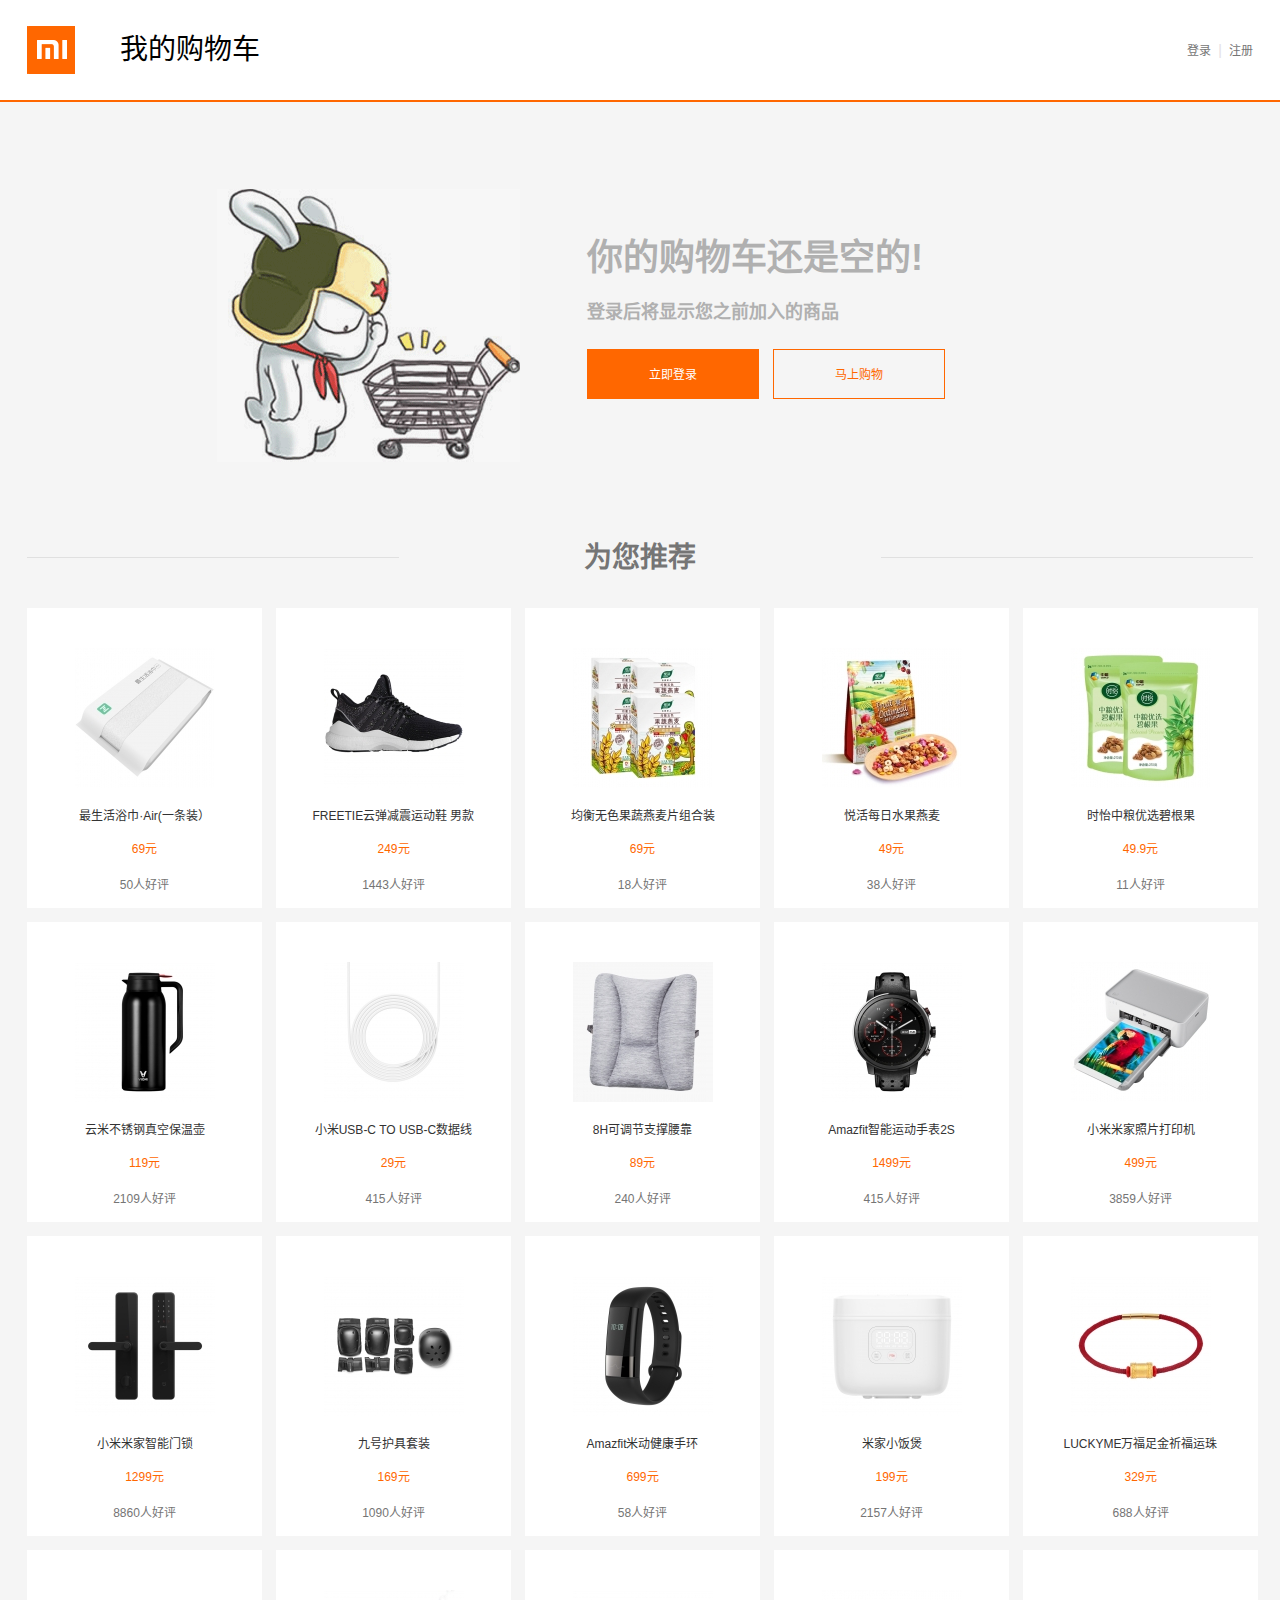
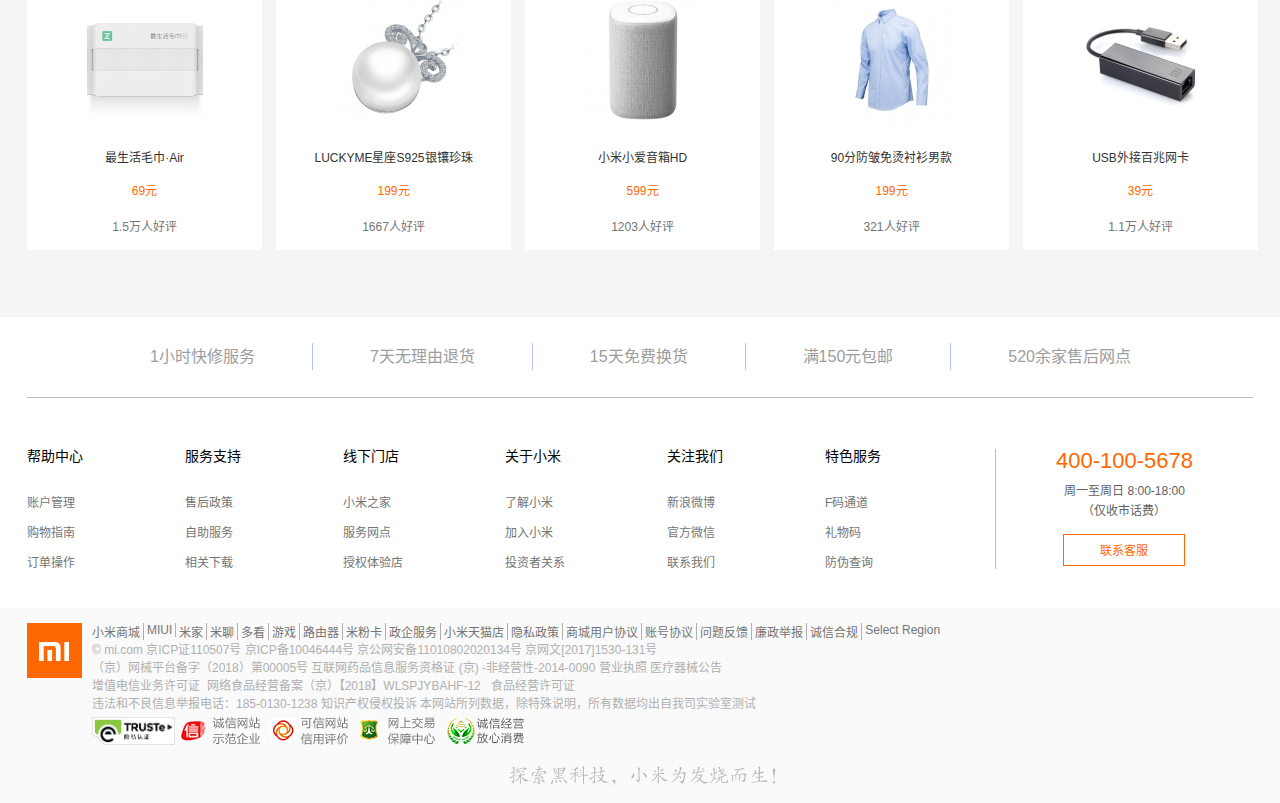
<file: html/cart.html>
<!DOCTYPE html>
<html lang="zh-cn">

<head>
    <meta charset="UTF-8">
    <meta name="viewport" content="width=device-width, initial-scale=1.0">
    <meta http-equiv="X-UA-Compatible" content="ie=edge">
    <link rel="icon" href="http://s01.mifile.cn/favicon.ico" type="image/x-icon">
    <link rel="stylesheet" href="../css/reset.css">
    <link rel="stylesheet" href="../css/cart.css">
    <title>我的购物车-小米商城</title>
</head>

<body>
    <!-- 页头 -->
    <div class="header">
        <div class="container common">
            <a href="../index.html" class="logo"></a>
            <h2>我的购物车</h2>
            <p class="log_reg"><a href="login.html" class="login">登录</a>|<a href="register.html" class="register">注册</a></p>
        </div>
    </div>

    <!-- main -->
    <div class="main">
        <div class="empty common">
            <h2>你的购物车还是空的!</h2>
            <h3>登录后将显示您之前加入的商品</h3>
            <div>
                <a href="login.html" class="login">立即登录</a>
                <a href="login.html" class="toShop">马上购物</a>
            </div>
        </div>

        <div class="recommend common">
            <h1>为您推荐</h1>
            <ul class="recProduct">
                <li>
                    <a href=""><img src="../image/cart/rec1.jpeg" alt=""></a>
                    <p class="title"><a href=""> 最生活浴巾•Air（1条装）</a></p>
                    <p class="price">69元</p>
                    <p class="comment">50人好评</p>
                    <div class="pushCart">加入购物车</div>
                </li>
                <li>
                    <a href="" class="figure"><img src="../image/cart/rec1.jpeg" alt=""></a>
                    <p class="title"><a href=""> 最生活浴巾•Air（1条装）</a></p>
                    <p class="price">69元</p>
                    <p class="comment">50人好评</p>
                    <div class="pushCart">加入购物车</div>
                </li>
                <li>
                    <a href=""><img src="../image/cart/rec1.jpeg" alt=""></a>
                    <p class="title"><a href=""> 最生活浴巾•Air（1条装）</a></p>
                    <p class="price">69元</p>
                    <p class="comment">50人好评</p>
                    <div class="pushCart">加入购物车</div>
                </li>
                <li>
                    <a href=""><img src="../image/cart/rec1.jpeg" alt=""></a>
                    <p class="title"><a href=""> 最生活浴巾•Air（1条装）</a></p>
                    <p class="price">69元</p>
                    <p class="comment">50人好评</p>
                    <div class="pushCart">加入购物车</div>
                </li>
                <li>
                    <a href=""><img src="../image/cart/rec1.jpeg" alt=""></a>
                    <p class="title"><a href=""> 最生活浴巾•Air（1条装）</a></p>
                    <p class="price">69元</p>
                    <p class="comment">50人好评</p>
                    <div class="pushCart">加入购物车</div>
                </li>
                <li>
                    <a href=""><img src="../image/cart/rec1.jpeg" alt=""></a>
                    <p class="title"><a href=""> 最生活浴巾•Air（1条装）</a></p>
                    <p class="price">69元</p>
                    <p class="comment">50人好评</p>
                    <div class="pushCart">加入购物车</div>
                </li>
                <li>
                    <a href=""><img src="../image/cart/rec1.jpeg" alt=""></a>
                    <p class="title"><a href=""> 最生活浴巾•Air（1条装）</a></p>
                    <p class="price">69元</p>
                    <p class="comment">50人好评</p>
                    <div class="pushCart">加入购物车</div>
                </li>
                <li>
                    <a href=""><img src="../image/cart/rec1.jpeg" alt=""></a>
                    <p class="title"><a href=""> 最生活浴巾•Air（1条装）</a></p>
                    <p class="price">69元</p>
                    <p class="comment">50人好评</p>
                    <div class="pushCart">加入购物车</div>
                </li>
                <li>
                    <a href=""><img src="../image/cart/rec1.jpeg" alt=""></a>
                    <p class="title"><a href=""> 最生活浴巾•Air（1条装）</a></p>
                    <p class="price">69元</p>
                    <p class="comment">50人好评</p>
                    <div class="pushCart">加入购物车</div>
                </li>
                <li>
                    <a href=""><img src="../image/cart/rec1.jpeg" alt=""></a>
                    <p class="title"><a href=""> 最生活浴巾•Air（1条装）</a></p>
                    <p class="price">69元</p>
                    <p class="comment">50人好评</p>
                    <div class="pushCart">加入购物车</div>
                </li>
                <li>
                    <a href=""><img src="../image/cart/rec1.jpeg" alt=""></a>
                    <p class="title"><a href=""> 最生活浴巾•Air（1条装）</a></p>
                    <p class="price">69元</p>
                    <p class="comment">50人好评</p>
                    <div class="pushCart">加入购物车</div>
                </li>
                <li>
                    <a href=""><img src="../image/cart/rec1.jpeg" alt=""></a>
                    <p class="title"><a href=""> 最生活浴巾•Air（1条装）</a></p>
                    <p class="price">69元</p>
                    <p class="comment">50人好评</p>
                    <div class="pushCart">加入购物车</div>
                </li>
                <li>
                    <a href=""><img src="../image/cart/rec1.jpeg" alt=""></a>
                    <p class="title"><a href=""> 最生活浴巾•Air（1条装）</a></p>
                    <p class="price">69元</p>
                    <p class="comment">50人好评</p>
                    <div class="pushCart">加入购物车</div>
                </li>
                <li>
                    <a href=""><img src="../image/cart/rec1.jpeg" alt=""></a>
                    <p class="title"><a href=""> 最生活浴巾•Air（1条装）</a></p>
                    <p class="price">69元</p>
                    <p class="comment">50人好评</p>
                    <div class="pushCart">加入购物车</div>
                </li>
                <li>
                    <a href=""><img src="../image/cart/rec1.jpeg" alt=""></a>
                    <p class="title"><a href=""> 最生活浴巾•Air（1条装）</a></p>
                    <p class="price">69元</p>
                    <p class="comment">50人好评</p>
                    <div class="pushCart">加入购物车</div>
                </li>
                <li>
                    <a href=""><img src="../image/cart/rec1.jpeg" alt=""></a>
                    <p class="title"><a href=""> 最生活浴巾•Air（1条装）</a></p>
                    <p class="price">69元</p>
                    <p class="comment">50人好评</p>
                    <div class="pushCart">加入购物车</div>
                </li>
                <li>
                    <a href=""><img src="../image/cart/rec1.jpeg" alt=""></a>
                    <p class="title"><a href=""> 最生活浴巾•Air（1条装）</a></p>
                    <p class="price">69元</p>
                    <p class="comment">50人好评</p>
                    <div class="pushCart">加入购物车</div>
                </li>
                <li>
                    <a href=""><img src="../image/cart/rec1.jpeg" alt=""></a>
                    <p class="title"><a href=""> 最生活浴巾•Air（1条装）</a></p>
                    <p class="price">69元</p>
                    <p class="comment">50人好评</p>
                    <div class="pushCart">加入购物车</div>
                </li>
                <li>
                    <a href=""><img src="../image/cart/rec1.jpeg" alt=""></a>
                    <p class="title"><a href=""> 最生活浴巾•Air（1条装）</a></p>
                    <p class="price">69元</p>
                    <p class="comment">50人好评</p>
                    <div class="pushCart">加入购物车</div>
                </li>
                <li>
                    <a href=""><img src="../image/cart/rec1.jpeg" alt=""></a>
                    <p class="title"><a href=""> 最生活浴巾•Air（1条装）</a></p>
                    <p class="price">69元</p>
                    <p class="comment">50人好评</p>
                    <div class="pushCart">加入购物车</div>
                </li>
            </ul>
        </div>
    </div>
     <!-- sevice -->
     <div class="service">
            <ul>
                <li><a href="">1小时快修服务</a></li>
                <li><a href="">7天无理由退货</a></li>
                <li><a href="">15天免费换货</a></li>
                <li><a href="">满150元包邮</a></li>
                <li><a href="">520余家售后网点</a></li>
            </ul>
        </div>
    
        <!-- link -->
        <div class="link">
            <ul>
                <li><a href="">帮助中心</a></li>
                <li><a href="">账户管理</a></li>
                <li><a href="">购物指南</a></li>
                <li><a href="">订单操作</a></li>
            </ul>
            <ul>
                <li><a href="">服务支持</a></li>
                <li><a href="">售后政策</a></li>
                <li><a href="">自助服务</a></li>
                <li><a href="">相关下载</a></li>
            </ul>
            <ul>
                <li><a href="">线下门店</a></li>
                <li><a href="">小米之家</a></li>
                <li><a href="">服务网点</a></li>
                <li><a href="">授权体验店</a></li>
            </ul>
            <ul>
                <li><a href="">关于小米</a></li>
                <li><a href="">了解小米</a></li>
                <li><a href="">加入小米</a></li>
                <li><a href="">投资者关系</a></li>
            </ul>
            <ul>
                <li><a href="">关注我们</a></li>
                <li><a href="">新浪微博</a></li>
                <li><a href="">官方微信</a></li>
                <li><a href="">联系我们</a></li>
            </ul>
            <ul>
                <li><a href="">特色服务</a></li>
                <li><a href="">F码通道</a></li>
                <li><a href="">礼物码</a></li>
                <li><a href="">防伪查询</a></li>
            </ul>
            <div>
                <h2>400-100-5678</h2>
                <p>周一至周日 8:00-18:00</p>
                <p>（仅收市话费）</p>
                <a href="">联系客服</a>
            </div>
        </div>
        <!-- footer -->
        <footer>
            <div>
                <a href=""></a>
                <div>
                    <ul>
                        <li><a href="">小米商城</a></li>
                        <li><a href="">MIUI</a></li>
                        <li><a href="">米家</a></li>
                        <li><a href="">米聊</a></li>
                        <li><a href="">多看</a></li>
                        <li><a href="">游戏</a></li>
                        <li><a href="">路由器</a></li>
                        <li><a href="">米粉卡</a></li>
                        <li><a href="">政企服务</a></li>
                        <li><a href="">小米天猫店</a></li>
                        <li><a href="">隐私政策</a></li>
                        <li><a href="">商城用户协议</a></li>
                        <li><a href="">账号协议</a></li>
                        <li><a href="">问题反馈</a></li>
                        <li><a href="">廉政举报</a></li>
                        <li><a href="">诚信合规</a></li>
                        <li><a href="">Select Region</a></li>
                    </ul>
                    <p>&copy;
                        <a href="#">mi.com</a> 京ICP证110507号
                        <a href="#">京ICP备10046444号</a>
                        <a href="#">京公网安备11010802020134号 </a>
                        <a href="#">京网文[2017]1530-131号</a> <br>
                        <a href="#">（京）网械平台备字（2018）第00005号
                        </a>
                        <a href="#">互联网药品信息服务资格证 (京) -非经营性-2014-0090
                        </a>
                        <a href="#">营业执照</a>
                        <a href="#">医疗器械公告</a>
                        <br>
                        <a href="#">增值电信业务许可证</a>&nbsp;
                        网络食品经营备案（京）【2018】WLSPJYBAHF-12 &nbsp;
                        <a href="#">食品经营许可证</a>
                        <br>违法和不良信息举报电话：185-0130-1238 <a href="#">知识产权侵权投诉</a>
                        本网站所列数据，除特殊说明，所有数据均出自我司实验室测试
                    </p>
                    <div class="info-links">
                        <a href="#"><img src="../image/header&footer/footer1.png" /></a>
                        <a href="#"><img src="../image/header&footer/footer2.png" /></a>
                        <a href="#"><img src="../image/header&footer/footer3.png" /></a></a>
                        <a href="#"><img src="../image/header&footer/footer4.png" /></a></a>
                        <a href="#"><img src="../image/header&footer/footer5.png" /></a></a>
                    </div>
                </div>
    
            </div>
            </div>
            </div>
            <img src="../image/header&footer/footer_hot.png" alt="">
        </footer>
</body>
<script src="../js/jquery.min.js"></script>
<script src="../js/cart.js"></script>
</html>
</file>
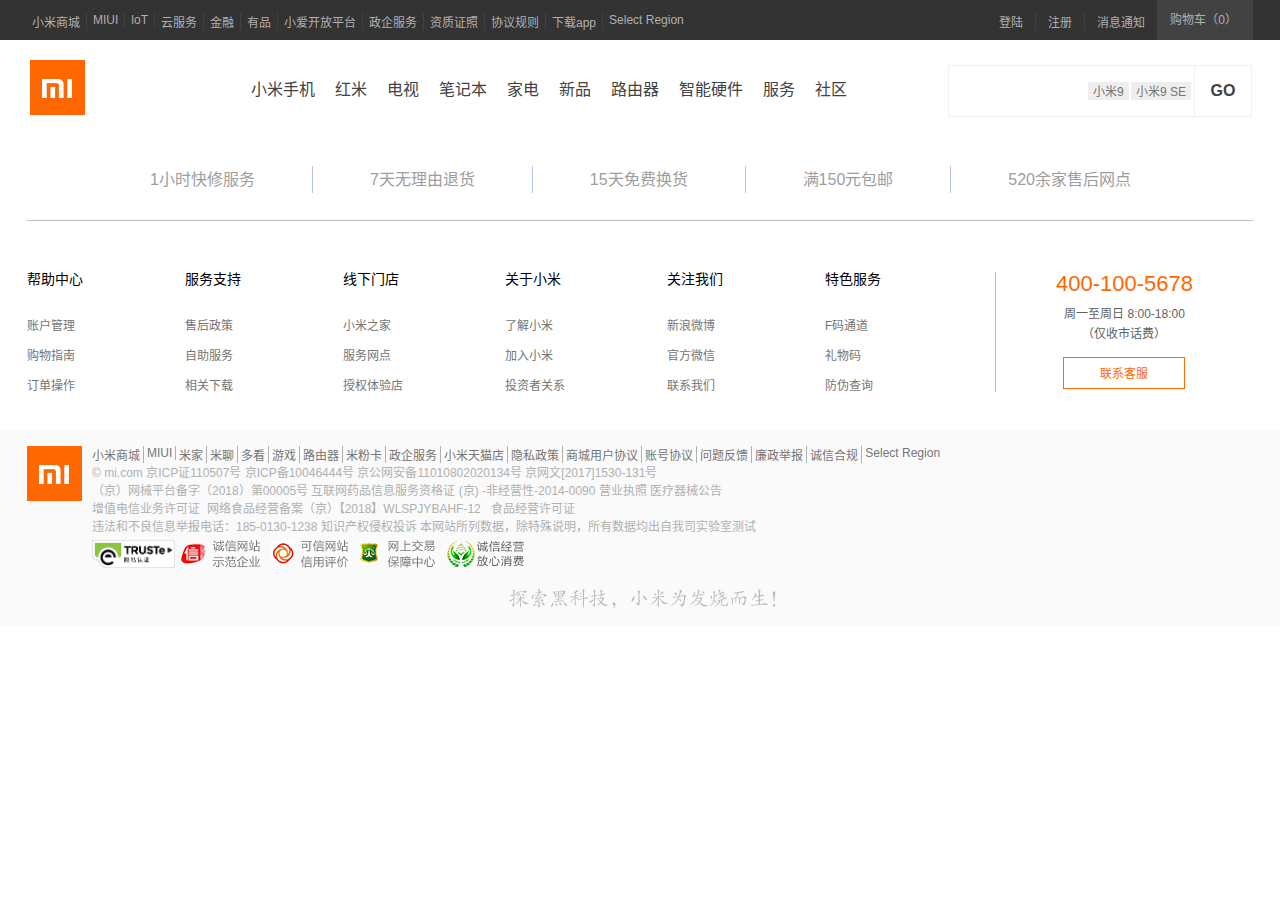
<file: html/header&footer.html>
<!DOCTYPE html>
<html lang="zh-cn">

<head>

    <meta charset="UTF-8">
    <title>header&footer</title>
    <link rel="shortcut icon" href="http://s01.mifile.cn/favicon.ico" type="image/x-icon">
    <link rel="stylesheet" href="../css/reset.css">
    <link rel="stylesheet" href="../css/header&footer.css">
</head>

<body>
    <!-- header -->
    <header>
        <div>
            <ul>
                <li><a href="">小米商城</a></li>
                <li><a href="">MIUI</a></li>
                <li><a href="">loT</a></li>
                <li><a href="">云服务</a></li>
                <li><a href="">金融</a></li>
                <li><a href="">有品</a></li>
                <li><a href="">小爱开放平台</a></li>
                <li><a href="">政企服务</a></li>
                <li><a href="">资质证照</a></li>
                <li><a href="">协议规则</a></li>
                <li><a href="">下载app</a></li>
                <li><a href="">Select Region</a></li>
            </ul>
            <ol>
                <li><a href="">登陆</a></li>
                <li><a href="">注册</a></li>
                <li><a href="">消息通知</a></li>
                <li><a href="" class="topBarCar">购物车（0）</a>
                    <div class="toBarShopCart">
                        购物车中还没有商品赶快选购吧
                    </div>
                </li>
            </ol>
        </div>
    </header>

    <!-- searchBar -->
    <div id="searchBar">
        <div class="box common">
            <a href=""></a>
            <span></span>
            <ul>
                <li><a href="" ind="0">小米手机 </a></li>
                <li><a href="" ind="1">红米</a></li>
                <li><a href="" ind="2">电视</a></li>
                <li><a href="" ind="3">笔记本</a></li>
                <li><a href="" ind="4">家电</a></li>
                <li><a href="" ind="5">新品</a></li>
                <li><a href="" ind="6">路由器</a></li>
                <li><a href="" ind="7">智能硬件</a></li>
                <li><a href="">服务</a></li>
                <li><a href="">社区</a></li>
            </ul>
            <form action="" method="GET">
                <input type="text">
                <input type="submit" value="GO">
                <a href="">小米9</a>
                <a href="">小米9 SE</a>
                <ul class="proList">
                    <li>
                        <a href="">
                            <span class="proTitle">数据加载失败</span>
                            <span class="proNum">404</span>
                        </a>
                    </li>
                    <li>
                        <a href="">
                            <span class="proTitle">数据加载失败</span>
                            <span class="proNum">404</span>
                        </a>
                    </li>
                    <li>
                        <a href="">
                            <span class="proTitle">数据加载失败</span>
                            <span class="proNum">404</span>
                        </a>
                    </li>
                    <li>
                        <a href="">
                            <span class="proTitle">数据加载失败</span>
                            <span class="proNum">404</span>
                        </a>
                    </li>
                    <li>
                        <a href="">
                            <span class="proTitle">数据加载失败</span>
                            <span class="proNum">404</span>
                        </a>
                    </li>
                    <li>
                        <a href="">
                            <span class="proTitle">数据加载失败</span>
                            <span class="proNum">404</span>
                        </a>
                    </li>
                    <li>
                        <a href="">
                            <span class="proTitle">数据加载失败</span>
                            <span class="proNum">404</span>
                        </a>
                    </li>
                    <li>
                        <a href="">
                            <span class="proTitle">数据加载失败</span>
                            <span class="proNum">404</span>
                        </a>
                    </li>
                    <li>
                        <a href="">
                            <span class="proTitle">数据加载失败</span>
                            <span class="proNum">404</span>
                        </a>
                    </li>
                    <li>
                        <a href="">
                            <span class="proTitle">数据加载失败</span>
                            <span class="proNum">404</span>
                        </a>
                    </li>

                </ul>
            </form>
        </div>
        <div class="container">
            <div class="box">
                <ul>
                    <li>
                        <div class="figure"><a href=""><img src="../image/header&footer/404.png" alt=""></a></div>
                        <div class="title"><a href="">404</a></div>
                        <div class="price">404</div>
                        <div class="hot">404</div>
                    </li>
                    <li>
                        <div class="figure"><a href=""><img src="../image/header&footer/404.png" alt=""></a></div>
                        <div class="title"><a href="">404</a></div>
                        <div class="price">404</div>
                        <div class="hot">404</div>
                    </li>
                    <li>
                        <div class="figure"><a href=""><img src="../image/header&footer/404.png" alt=""></a></div>
                        <div class="title"><a href="">404</a></div>
                        <div class="price">404</div>
                        <div class="hot">404</div>
                    </li>
                    <li>
                        <div class="figure"><a href=""><img src="../image/header&footer/404.png" alt=""></a></div>
                        <div class="title"><a href="">404</a></div>
                        <div class="price">404</div>
                        <div class="hot">404</div>
                    </li>
                    <li>
                        <div class="figure"><a href=""><img src="../image/header&footer/404.png" alt=""></a></div>
                        <div class="title"><a href="">404</a></div>
                        <div class="price">404</div>
                        <div class="hot">404</div>
                    </li>
                    <li>
                        <div class="figure"><a href=""><img src="../image/header&footer/404.png" alt=""></a></div>
                        <div class="title"><a href="">404</a></div>
                        <div class="price">404</div>
                        <div class="hot">404</div>
                    </li>
                    <li>
                        <div class="figure"><a href=""><img src="../image/header&footer/404.png" alt=""></a></div>
                        <div class="title"><a href="">404</a></div>
                        <div class="price">404</div>
                        <div class="hot">404</div>
                    </li>
                    <li>
                        <div class="figure"><a href=""><img src="../image/header&footer/404.png" alt=""></a></div>
                        <div class="title"><a href="">404</a></div>
                        <div class="price">404</div>
                        <div class="hot">404</div>
                    </li>
                    <li>
                        <div class="figure"><a href=""><img src="../image/header&footer/404.png" alt=""></a></div>
                        <div class="title"><a href="">404</a></div>
                        <div class="price">404</div>
                        <div class="hot">404</div>
                    </li>
                    <li>
                        <div class="figure"><a href=""><img src="../image/header&footer/404.png" alt=""></a></div>
                        <div class="title"><a href="">404</a></div>
                        <div class="price">404</div>
                        <div class="hot">404</div>
                    </li>
                    <li>
                        <div class="figure"><a href=""><img src="../image/header&footer/404.png" alt=""></a></div>
                        <div class="title"><a href="">404</a></div>
                        <div class="price">404</div>
                        <div class="hot">404</div>
                    </li>
                    <li>
                        <div class="figure"><a href=""><img src="../image/header&footer/404.png" alt=""></a></div>
                        <div class="title"><a href="">404</a></div>
                        <div class="price">404</div>
                        <div class="hot">404</div>
                    </li>
                    <li>
                        <div class="figure"><a href=""><img src="../image/header&footer/404.png" alt=""></a></div>
                        <div class="title"><a href="">404</a></div>
                        <div class="price">404</div>
                        <div class="hot">404</div>
                    </li>
                    <li>
                        <div class="figure"><a href=""><img src="../image/header&footer/404.png" alt=""></a></div>
                        <div class="title"><a href="">404</a></div>
                        <div class="price">404</div>
                        <div class="hot">404</div>
                    </li>
                    <li>
                        <div class="figure"><a href=""><img src="../image/header&footer/404.png" alt=""></a></div>
                        <div class="title"><a href="">404</a></div>
                        <div class="price">404</div>
                        <div class="hot">404</div>
                    </li>
                    <li>
                        <div class="figure"><a href=""><img src="../image/header&footer/404.png" alt=""></a></div>
                        <div class="title"><a href="">404</a></div>
                        <div class="price">404</div>
                        <div class="hot">404</div>
                    </li>
                    <li>
                        <div class="figure"><a href=""><img src="../image/header&footer/404.png" alt=""></a></div>
                        <div class="title"><a href="">404</a></div>
                        <div class="price">404</div>
                        <div class="hot">404</div>
                    </li>
                    <li>
                        <div class="figure"><a href=""><img src="../image/header&footer/404.png" alt=""></a></div>
                        <div class="title"><a href="">404</a></div>
                        <div class="price">404</div>
                        <div class="hot">404</div>
                    </li>
                    <li>
                        <div class="figure"><a href=""><img src="../image/header&footer/404.png" alt=""></a></div>
                        <div class="title"><a href="">404</a></div>
                        <div class="price">404</div>
                        <div class="hot">404</div>
                    </li>
                    <li>
                        <div class="figure"><a href=""><img src="../image/header&footer/404.png" alt=""></a></div>
                        <div class="title"><a href="">404</a></div>
                        <div class="price">404</div>
                        <div class="hot">404</div>
                    </li>
                    <li>
                        <div class="figure"><a href=""><img src="../image/header&footer/404.png" alt=""></a></div>
                        <div class="title"><a href="">404</a></div>
                        <div class="price">404</div>
                        <div class="hot">404</div>
                    </li>
                    <li>
                        <div class="figure"><a href=""><img src="../image/header&footer/404.png" alt=""></a></div>
                        <div class="title"><a href="">404</a></div>
                        <div class="price">404</div>
                        <div class="hot">404</div>
                    </li>
                    <li>
                        <div class="figure"><a href=""><img src="../image/header&footer/404.png" alt=""></a></div>
                        <div class="title"><a href="">404</a></div>
                        <div class="price">404</div>
                        <div class="hot">404</div>
                    </li>
                    <li>
                        <div class="figure"><a href=""><img src="../image/header&footer/404.png" alt=""></a></div>
                        <div class="title"><a href="">404</a></div>
                        <div class="price">404</div>
                        <div class="hot">404</div>
                    </li>
                    <li>
                        <div class="figure"><a href=""><img src="../image/header&footer/404.png" alt=""></a></div>
                        <div class="title"><a href="">404</a></div>
                        <div class="price">404</div>
                        <div class="hot">404</div>
                    </li>
                    <li>
                        <div class="figure"><a href=""><img src="../image/header&footer/404.png" alt=""></a></div>
                        <div class="title"><a href="">404</a></div>
                        <div class="price">404</div>
                        <div class="hot">404</div>
                    </li>
                    <li>
                        <div class="figure"><a href=""><img src="../image/header&footer/404.png" alt=""></a></div>
                        <div class="title"><a href="">404</a></div>
                        <div class="price">404</div>
                        <div class="hot">404</div>
                    </li>
                    <li>
                        <div class="figure"><a href=""><img src="../image/header&footer/404.png" alt=""></a></div>
                        <div class="title"><a href="">404</a></div>
                        <div class="price">404</div>
                        <div class="hot">404</div>
                    </li>
                    <li>
                        <div class="figure"><a href=""><img src="../image/header&footer/404.png" alt=""></a></div>
                        <div class="title"><a href="">404</a></div>
                        <div class="price">404</div>
                        <div class="hot">404</div>
                    </li>
                    <li>
                        <div class="figure"><a href=""><img src="../image/header&footer/404.png" alt=""></a></div>
                        <div class="title"><a href="">404</a></div>
                        <div class="price">404</div>
                        <div class="hot">404</div>
                    </li>
                    <li>
                        <div class="figure"><a href=""><img src="../image/header&footer/404.png" alt=""></a></div>
                        <div class="title"><a href="">404</a></div>
                        <div class="price">404</div>
                        <div class="hot">404</div>
                    </li>
                    <li>
                        <div class="figure"><a href=""><img src="../image/header&footer/404.png" alt=""></a></div>
                        <div class="title"><a href="">404</a></div>
                        <div class="price">404</div>
                        <div class="hot">404</div>
                    </li>
                    <li>
                        <div class="figure"><a href=""><img src="../image/header&footer/404.png" alt=""></a></div>
                        <div class="title"><a href="">404</a></div>
                        <div class="price">404</div>
                        <div class="hot">404</div>
                    </li>
                    <li>
                        <div class="figure"><a href=""><img src="../image/header&footer/404.png" alt=""></a></div>
                        <div class="title"><a href="">404</a></div>
                        <div class="price">404</div>
                        <div class="hot">404</div>
                    </li>
                    <li>
                        <div class="figure"><a href=""><img src="../image/header&footer/404.png" alt=""></a></div>
                        <div class="title"><a href="">404</a></div>
                        <div class="price">404</div>
                        <div class="hot">404</div>
                    </li>
                    <li>
                        <div class="figure"><a href=""><img src="../image/header&footer/404.png" alt=""></a></div>
                        <div class="title"><a href="">404</a></div>
                        <div class="price">404</div>
                        <div class="hot">404</div>
                    </li>
                    <li>
                        <div class="figure"><a href=""><img src="../image/header&footer/404.png" alt=""></a></div>
                        <div class="title"><a href="">404</a></div>
                        <div class="price">404</div>
                        <div class="hot">404</div>
                    </li>
                    <li>
                        <div class="figure"><a href=""><img src="../image/header&footer/404.png" alt=""></a></div>
                        <div class="title"><a href="">404</a></div>
                        <div class="price">404</div>
                        <div class="hot">404</div>
                    </li>
                    <li>
                        <div class="figure"><a href=""><img src="../image/header&footer/404.png" alt=""></a></div>
                        <div class="title"><a href="">404</a></div>
                        <div class="price">404</div>
                        <div class="hot">404</div>
                    </li>
                    <li>
                        <div class="figure"><a href=""><img src="../image/header&footer/404.png" alt=""></a></div>
                        <div class="title"><a href="">404</a></div>
                        <div class="price">404</div>
                        <div class="hot">404</div>
                    </li>
                    <li>
                        <div class="figure"><a href=""><img src="../image/header&footer/404.png" alt=""></a></div>
                        <div class="title"><a href="">404</a></div>
                        <div class="price">404</div>
                        <div class="hot">404</div>
                    </li>
                    <li>
                        <div class="figure"><a href=""><img src="../image/header&footer/404.png" alt=""></a></div>
                        <div class="title"><a href="">404</a></div>
                        <div class="price">404</div>
                        <div class="hot">404</div>
                    </li>
                    <li>
                        <div class="figure"><a href=""><img src="../image/header&footer/404.png" alt=""></a></div>
                        <div class="title"><a href="">404</a></div>
                        <div class="price">404</div>
                        <div class="hot">404</div>
                    </li>
                    <li>
                        <div class="figure"><a href=""><img src="../image/header&footer/404.png" alt=""></a></div>
                        <div class="title"><a href="">404</a></div>
                        <div class="price">404</div>
                        <div class="hot">404</div>
                    </li>
                    <li>
                        <div class="figure"><a href=""><img src="../image/header&footer/404.png" alt=""></a></div>
                        <div class="title"><a href="">404</a></div>
                        <div class="price">404</div>
                        <div class="hot">404</div>
                    </li>
                    <li>
                        <div class="figure"><a href=""><img src="../image/header&footer/404.png" alt=""></a></div>
                        <div class="title"><a href="">404</a></div>
                        <div class="price">404</div>
                        <div class="hot">404</div>
                    </li>
                    <li>
                        <div class="figure"><a href=""><img src="../image/header&footer/404.png" alt=""></a></div>
                        <div class="title"><a href="">404</a></div>
                        <div class="price">404</div>
                        <div class="hot">404</div>
                    </li>
                    <li>
                        <div class="figure"><a href=""><img src="../image/header&footer/404.png" alt=""></a></div>
                        <div class="title"><a href="">404</a></div>
                        <div class="price">404</div>
                        <div class="hot">404</div>
                    </li>

                </ul>
            </div>
        </div>
    </div>


    <!-- sevice -->
    <div class="service">
        <ul>
            <li><a href="">1小时快修服务</a></li>
            <li><a href="">7天无理由退货</a></li>
            <li><a href="">15天免费换货</a></li>
            <li><a href="">满150元包邮</a></li>
            <li><a href="">520余家售后网点</a></li>
        </ul>
    </div>

    <!-- link -->
    <div class="link">
        <ul>
            <li><a href="">帮助中心</a></li>
            <li><a href="">账户管理</a></li>
            <li><a href="">购物指南</a></li>
            <li><a href="">订单操作</a></li>
        </ul>
        <ul>
            <li><a href="">服务支持</a></li>
            <li><a href="">售后政策</a></li>
            <li><a href="">自助服务</a></li>
            <li><a href="">相关下载</a></li>
        </ul>
        <ul>
            <li><a href="">线下门店</a></li>
            <li><a href="">小米之家</a></li>
            <li><a href="">服务网点</a></li>
            <li><a href="">授权体验店</a></li>
        </ul>
        <ul>
            <li><a href="">关于小米</a></li>
            <li><a href="">了解小米</a></li>
            <li><a href="">加入小米</a></li>
            <li><a href="">投资者关系</a></li>
        </ul>
        <ul>
            <li><a href="">关注我们</a></li>
            <li><a href="">新浪微博</a></li>
            <li><a href="">官方微信</a></li>
            <li><a href="">联系我们</a></li>
        </ul>
        <ul>
            <li><a href="">特色服务</a></li>
            <li><a href="">F码通道</a></li>
            <li><a href="">礼物码</a></li>
            <li><a href="">防伪查询</a></li>
        </ul>
        <div>
            <h2>400-100-5678</h2>
            <p>周一至周日 8:00-18:00</p>
            <p>（仅收市话费）</p>
            <a href="">联系客服</a>
        </div>
    </div>

    <!-- footer -->
    <footer>
        <div>
            <a href=""></a>
            <div>
                <ul>
                    <li><a href="">小米商城</a></li>
                    <li><a href="">MIUI</a></li>
                    <li><a href="">米家</a></li>
                    <li><a href="">米聊</a></li>
                    <li><a href="">多看</a></li>
                    <li><a href="">游戏</a></li>
                    <li><a href="">路由器</a></li>
                    <li><a href="">米粉卡</a></li>
                    <li><a href="">政企服务</a></li>
                    <li><a href="">小米天猫店</a></li>
                    <li><a href="">隐私政策</a></li>
                    <li><a href="">商城用户协议</a></li>
                    <li><a href="">账号协议</a></li>
                    <li><a href="">问题反馈</a></li>
                    <li><a href="">廉政举报</a></li>
                    <li><a href="">诚信合规</a></li>
                    <li><a href="">Select Region</a></li>
                </ul>
                <p>&copy;
                    <a href="#">mi.com</a> 京ICP证110507号
                    <a href="#">京ICP备10046444号</a>
                    <a href="#">京公网安备11010802020134号 </a>
                    <a href="#">京网文[2017]1530-131号</a> <br>
                    <a href="#">（京）网械平台备字（2018）第00005号
                    </a>
                    <a href="#">互联网药品信息服务资格证 (京) -非经营性-2014-0090
                    </a>
                    <a href="#">营业执照</a>
                    <a href="#">医疗器械公告</a>
                    <br>
                    <a href="#">增值电信业务许可证</a>&nbsp;
                    网络食品经营备案（京）【2018】WLSPJYBAHF-12 &nbsp;
                    <a href="#">食品经营许可证</a>
                    <br>违法和不良信息举报电话：185-0130-1238 <a href="#">知识产权侵权投诉</a>
                    本网站所列数据，除特殊说明，所有数据均出自我司实验室测试
                </p>
                <div class="info-links">
                    <a href="#"><img src="../image/header&footer/footer1.png" /></a>
                    <a href="#"><img src="../image/header&footer/footer2.png" /></a>
                    <a href="#"><img src="../image/header&footer/footer3.png" /></a></a>
                    <a href="#"><img src="../image/header&footer/footer4.png" /></a></a>
                    <a href="#"><img src="../image/header&footer/footer5.png" /></a></a>
                </div>
            </div>

        </div>
        </div>
        </div>
        <img src="../image/header&footer/footer_hot.png" alt="">
    </footer>
</body>
<script src="../js/jquery-1.12.4.js"></script>
<script src="../js/header&footer.js"></script>

</html>
</file>
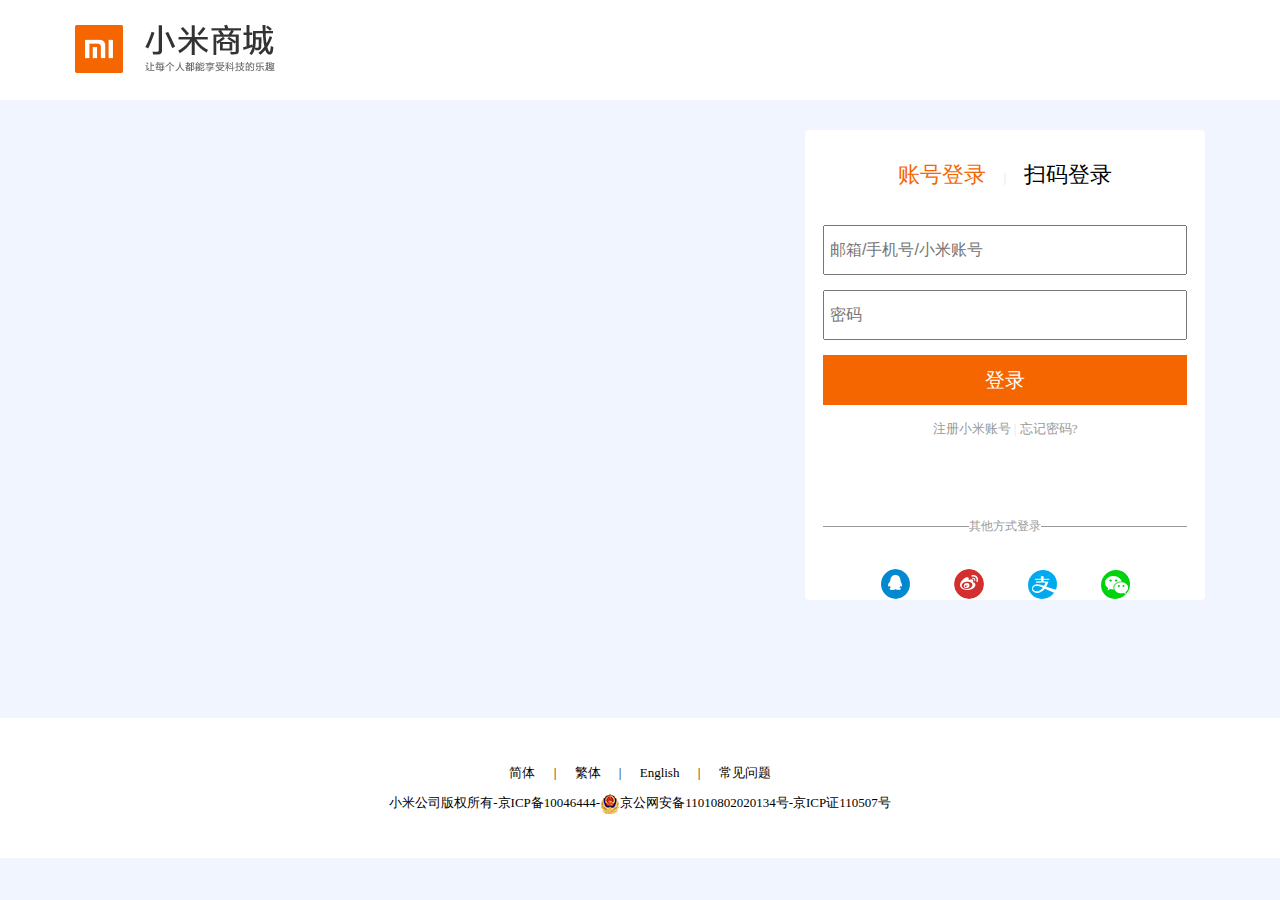
<file: html/login.html>
<!DOCTYPE html>
<html>
	<head>
		<meta charset="UTF-8">
        <meta name="author" content="order by dede58.com"/>
		<title>会员登录</title>
		<link rel="stylesheet" type="text/css" href="../css/login.css">
		<link rel="shortcut icon" href="//s01.mifile.cn/favicon.ico" type="image/x-icon">
		<style>
			.login{background: #fff;}
			.login>form>span{color: #ff0000;}
			.login>form>span.right{color: green;}
			.login>a.active{color: #f56600;}
			
			form{position: relative;}
			#addon{width: 400px;height: 400px;background: #fff;position: absolute;top:200px;right: 384px;display: none;}
			#addon>dl>dt{text-align: center;padding: 100px 0 0 0;}
			#addon>dl>dt>img{margin-left: 20px;}
			#addon>dl{text-align: center;}
			#addon>dl>dd:nth-of-type(1){font-size: 18px;line-height: 30px;}
			#addon>dl>dd:nth-of-type(2){font-size: 16px;line-height: 28px;}	
			#addon>dl>dd:nth-of-type(1)>span{color: #FF6700;}		
		</style>
	</head>
	<body>
		<!-- login -->
		<div class="top center">
			<div class="logo center">
				<a href="../index.html" target="_blank"><img src="../image/login/mistore_logo.png" alt=""></a>
			</div>
		</div>
		
		<form  method="post" action="./login.php" class="form center" id="myForm">
			<div class="login">
			    <a href="#" class="choose left active">账号登录</a>
			    <span style="color: #e0e0e0">|</span>
			    <a href="#" class="choose right ">扫码登录</a>
			    <form>
			        <input type="text" placeholder="邮箱/手机号/小米账号" id="login-text">
			        <input type="password" placeholder="密码" id="login-pwd">
			        <input type="submit" value="登录" id="login-sub">
			    </form>
			    
			    <span class="forget">
			        <a href="#">注册小米账号</a>
			        <span>|</span>
			        <a href="#">忘记密码?</a>
			    </span>
			    
			    <fieldset>
			        <legend>其他方式登录</legend>
			    </fieldset>
			    
			    <div class="icon">
			        <a href="#" class="qq"></a>
			        <a href="#" class="weibo"></a>
			        <a href="#" class="pay"></a>
			        <a href="#" class="wechat"></a>
			    </div>
			</div>
			</div>
		</div>
		
		
		<div id="addon">
			<dl>
				<dt><img src="../image/login/erweima.png" /></dt>
				<dd>使用<span>小米商城APP</span>扫一扫</dd>
				<dd>小米手机可打开「设置」>「小米帐号」扫码登录</dd>
			</dl>
		</div>
		</form>
		
		<footer>
			<div class="copyright">简体 | 繁体 | English | 常见问题</div>
			<div class="copyright">小米公司版权所有-京ICP备10046444-<img src="../image/login/ghs.png" alt="">京公网安备11010802020134号-京ICP证110507号</div>

		</footer>
	</body>
	<script src="../js/jquery-1.12.4.js"></script>
	<script src="../js/logo.js"></script>
</html>
</file>
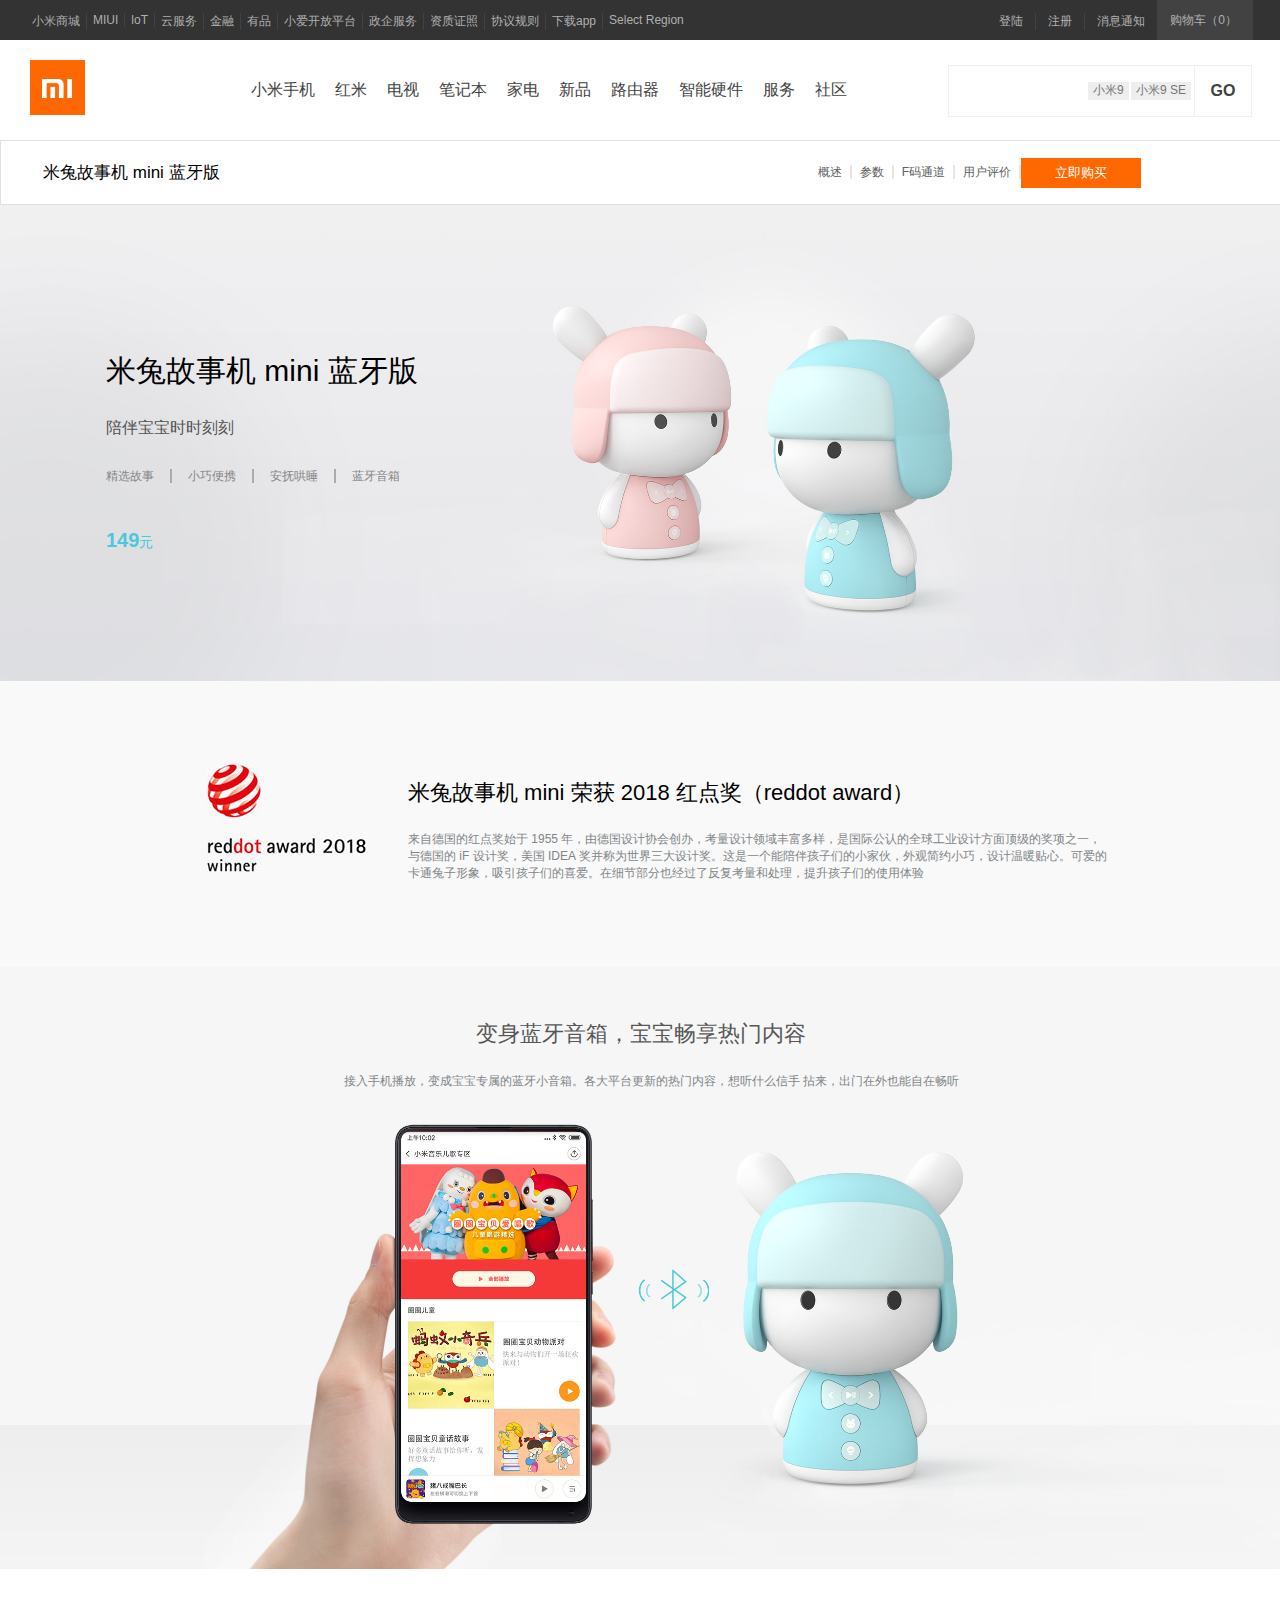
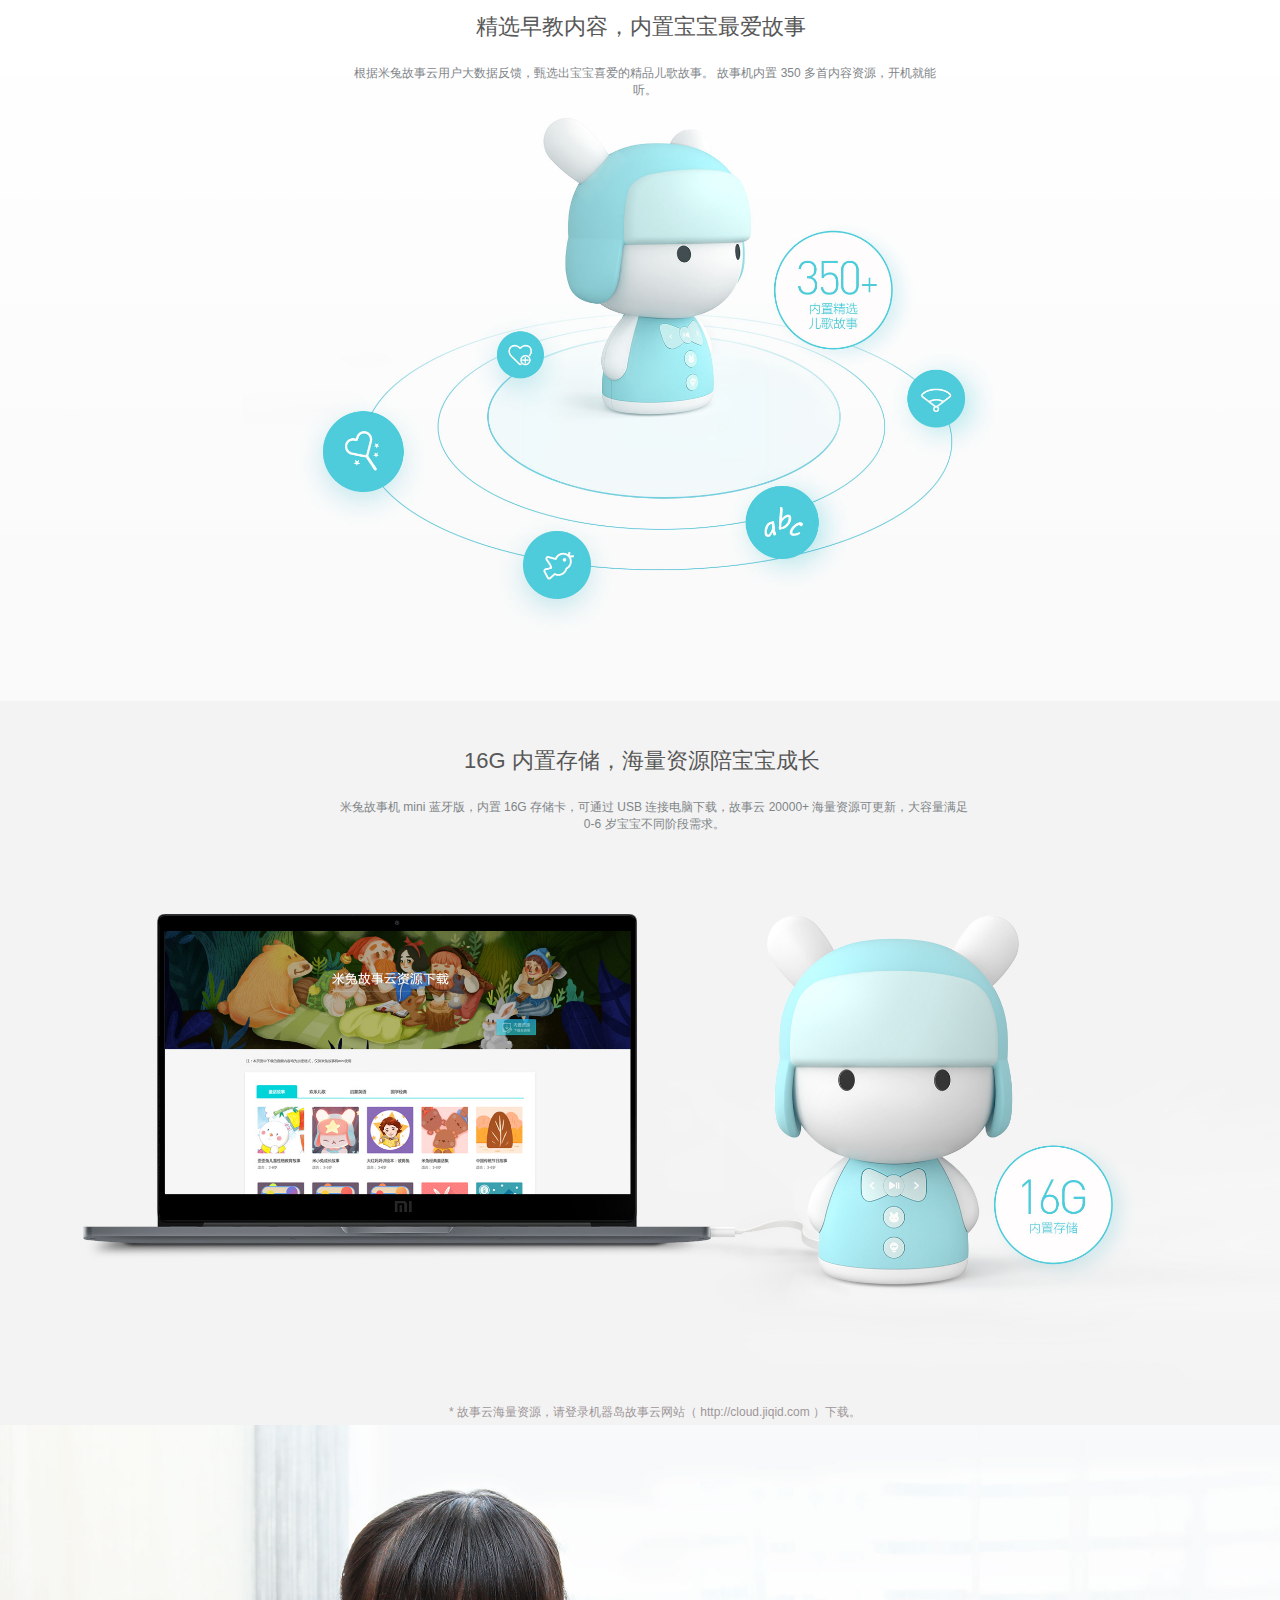
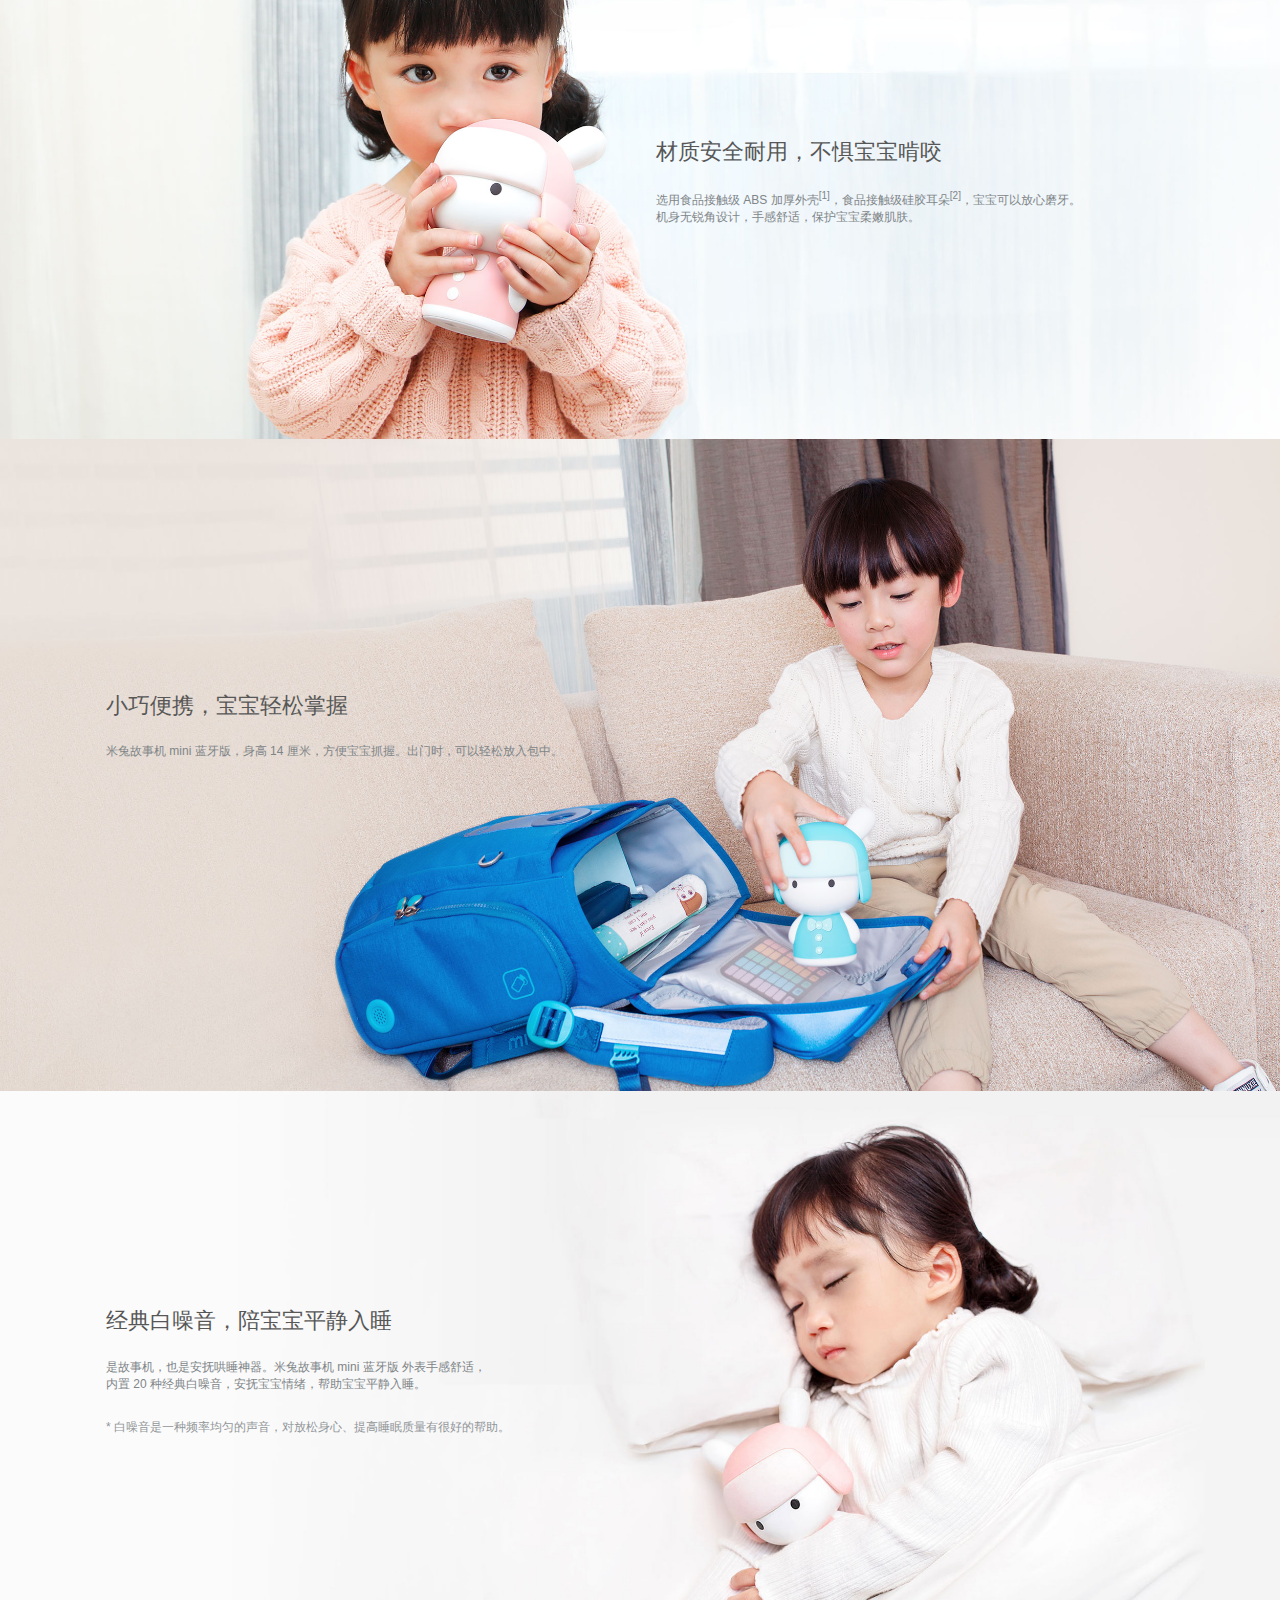
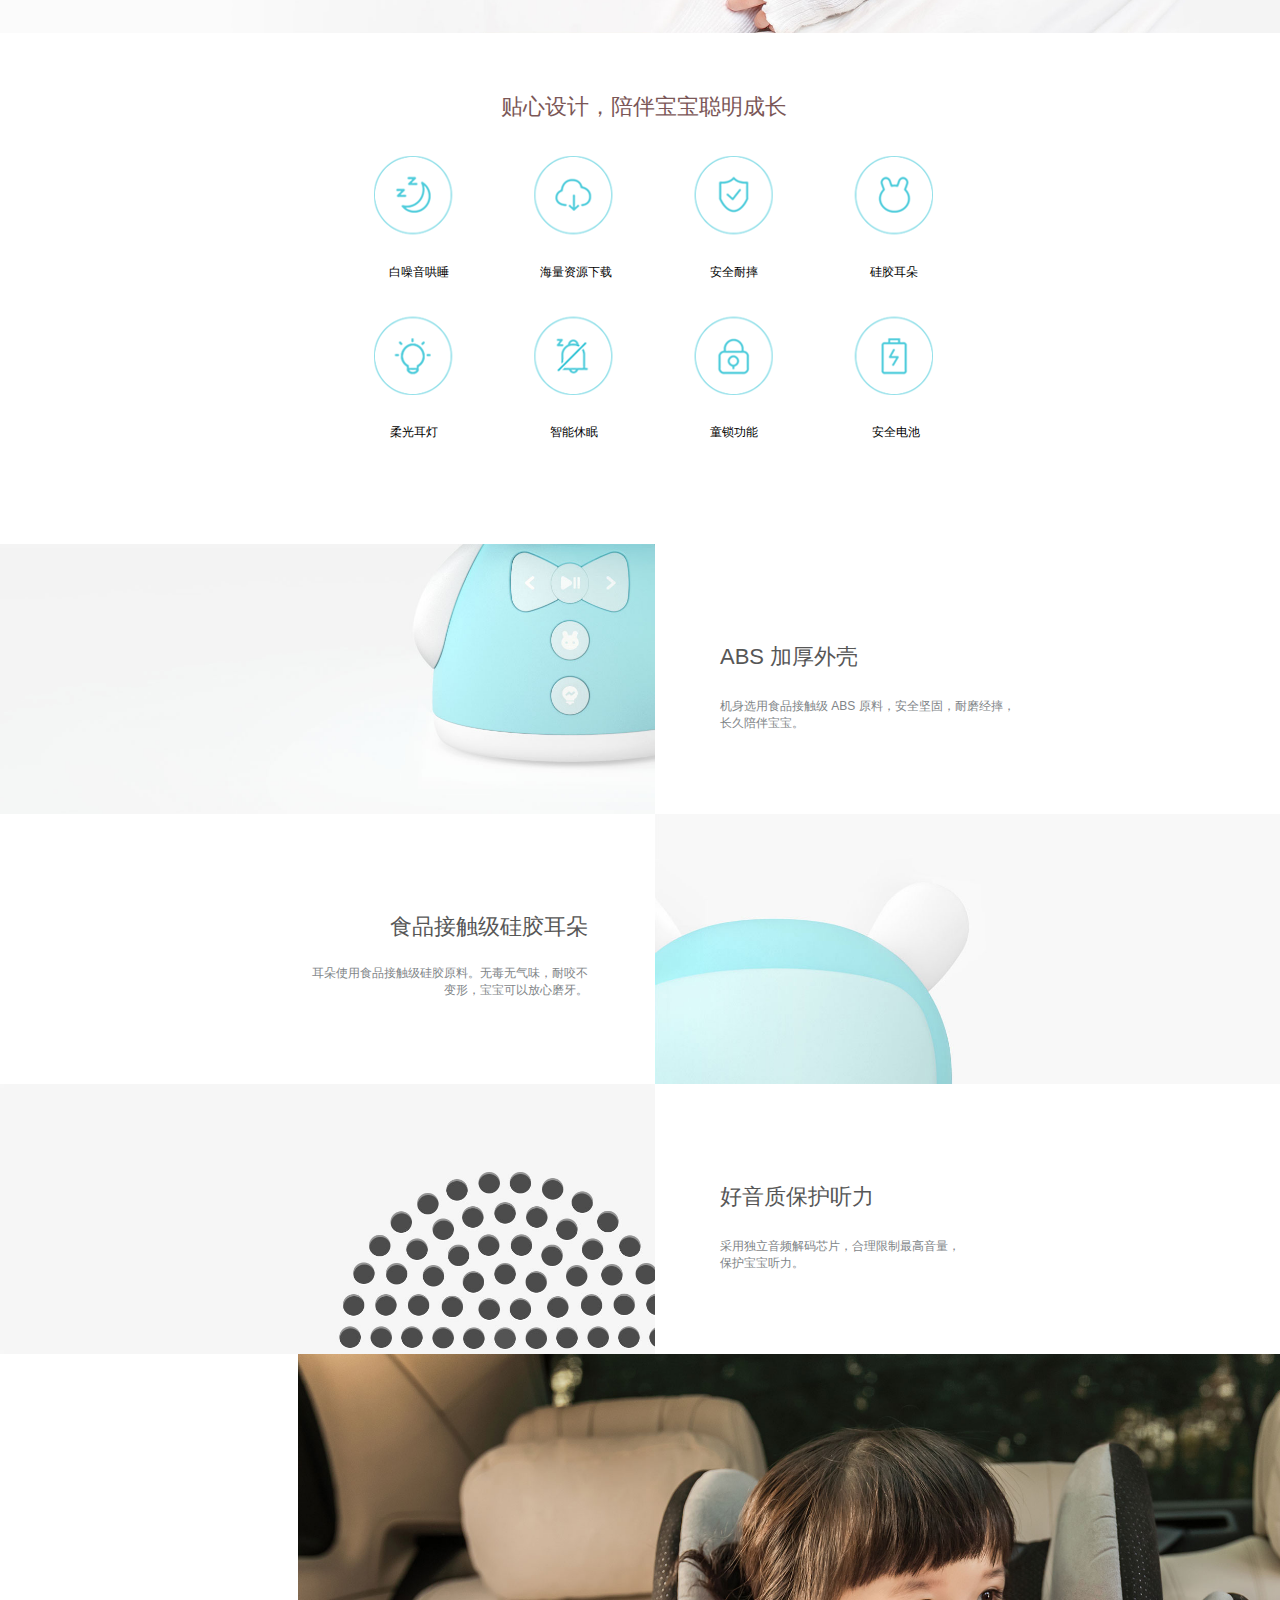
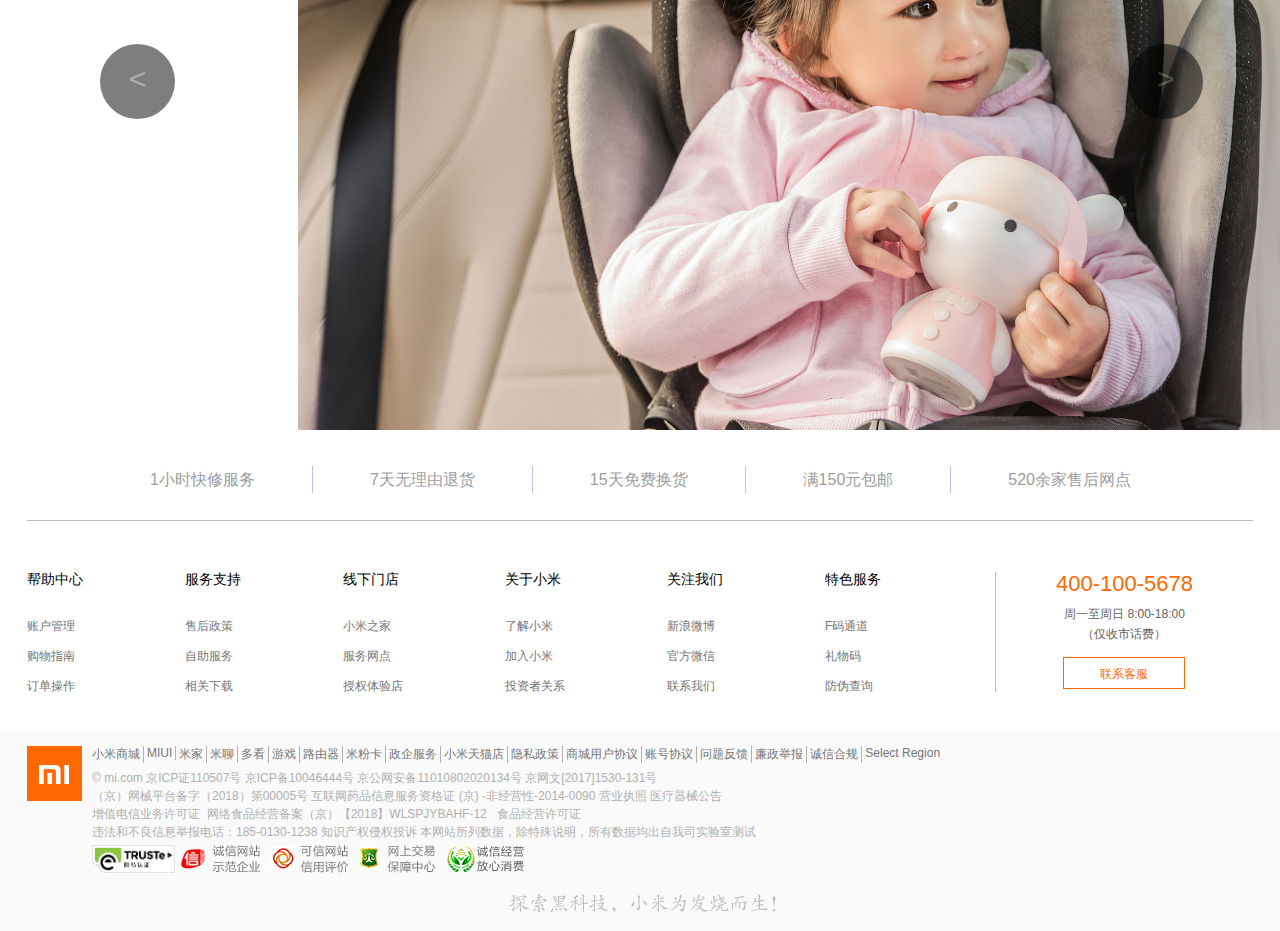
<file: html/mitu-mini.html>
<!DOCTYPE html>
<html>
	<head>
		<meta charset="UTF-8">
		<title>米兔故事机 mini - 小米商城</title>
		<link rel="shortcut icon" href="//s01.mifile.cn/favicon.ico" type="image/x-icon">
		<link rel="stylesheet" href="../css/mitu-mini.css" /> 
		<link rel="stylesheet" href="../css/reset.css" />
		<link rel="stylesheet" href="../css/header&footer.css" />
	</head>
	<body>
		    <header>
        <div>
            <ul>
                <li><a href="../index.html">小米商城</a></li>
                <li><a href="">MIUI</a></li>
                <li><a href="">loT</a></li>
                <li><a href="">云服务</a></li>
                <li><a href="">金融</a></li>
                <li><a href="xiaomiyoupin.html">有品</a></li>
                <li><a href="xiaoai.html">小爱开放平台</a></li>
                <li><a href="">政企服务</a></li>
                <li><a href="">资质证照</a></li>
                <li><a href="">协议规则</a></li>
                <li><a href="">下载app</a></li>
                <li><a href="">Select Region</a></li>
            </ul>
            <ol>
                <li><a href="login.html">登陆</a></li>
                <li><a href="register.html">注册</a></li>
                <li><a href="">消息通知</a></li>
                <li><a href="cart.html" class="topBarCar">购物车（0）</a>
                    <div class="toBarShopCart">
                        购物车中还没有商品赶快选购吧
                    </div>
                </li>
            </ol>
        </div>
    </header>

    <!-- searchBar -->
    <div id="searchBar">
        <div class="box common">
            <a href="../index.html"></a>
            <span></span>
            <ul>
                <li><a href="" ind="0">小米手机 </a></li>
                <li><a href="" ind="1">红米</a></li>
                <li><a href="" ind="2">电视</a></li>
                <li><a href="" ind="3">笔记本</a></li>
                <li><a href="" ind="4">家电</a></li>
                <li><a href="" ind="5">新品</a></li>
                <li><a href="" ind="6">路由器</a></li>
                <li><a href="" ind="7">智能硬件</a></li>
                <li><a href="service.html">服务</a></li>
                <li><a href="">社区</a></li>
            </ul>
            <form action="" method="GET">
                <input type="text">
                <input type="submit" value="GO">
                <a href="">小米9</a>
                <a href="">小米9 SE</a>
                <ul class="proList">
                    <li>
                        <a href="">
                            <span class="proTitle">数据加载失败</span>
                            <span class="proNum">404</span>
                        </a>
                    </li>
                    <li>
                        <a href="">
                            <span class="proTitle">数据加载失败</span>
                            <span class="proNum">404</span>
                        </a>
                    </li>
                    <li>
                        <a href="">
                            <span class="proTitle">数据加载失败</span>
                            <span class="proNum">404</span>
                        </a>
                    </li>
                    <li>
                        <a href="">
                            <span class="proTitle">数据加载失败</span>
                            <span class="proNum">404</span>
                        </a>
                    </li>
                    <li>
                        <a href="">
                            <span class="proTitle">数据加载失败</span>
                            <span class="proNum">404</span>
                        </a>
                    </li>
                    <li>
                        <a href="">
                            <span class="proTitle">数据加载失败</span>
                            <span class="proNum">404</span>
                        </a>
                    </li>
                    <li>
                        <a href="">
                            <span class="proTitle">数据加载失败</span>
                            <span class="proNum">404</span>
                        </a>
                    </li>
                    <li>
                        <a href="">
                            <span class="proTitle">数据加载失败</span>
                            <span class="proNum">404</span>
                        </a>
                    </li>
                    <li>
                        <a href="">
                            <span class="proTitle">数据加载失败</span>
                            <span class="proNum">404</span>
                        </a>
                    </li>
                    <li>
                        <a href="">
                            <span class="proTitle">数据加载失败</span>
                            <span class="proNum">404</span>
                        </a>
                    </li>

                </ul>
            </form>
        </div>
        <div class="container">
            <div class="box">
                <ul>
                    <li>
                        <div class="figure"><a href=""><img src="../image/header&footer/404.png" alt=""></a></div>
                        <div class="title"><a href="">404</a></div>
                        <div class="price">404</div>
                        <div class="hot">404</div>
                    </li>
                    <li>
                        <div class="figure"><a href=""><img src="../image/header&footer/404.png" alt=""></a></div>
                        <div class="title"><a href="">404</a></div>
                        <div class="price">404</div>
                        <div class="hot">404</div>
                    </li>
                    <li>
                        <div class="figure"><a href=""><img src="../image/header&footer/404.png" alt=""></a></div>
                        <div class="title"><a href="">404</a></div>
                        <div class="price">404</div>
                        <div class="hot">404</div>
                    </li>
                    <li>
                        <div class="figure"><a href=""><img src="../image/header&footer/404.png" alt=""></a></div>
                        <div class="title"><a href="">404</a></div>
                        <div class="price">404</div>
                        <div class="hot">404</div>
                    </li>
                    <li>
                        <div class="figure"><a href=""><img src="../image/header&footer/404.png" alt=""></a></div>
                        <div class="title"><a href="">404</a></div>
                        <div class="price">404</div>
                        <div class="hot">404</div>
                    </li>
                    <li>
                        <div class="figure"><a href=""><img src="../image/header&footer/404.png" alt=""></a></div>
                        <div class="title"><a href="">404</a></div>
                        <div class="price">404</div>
                        <div class="hot">404</div>
                    </li>
                    <li>
                        <div class="figure"><a href=""><img src="../image/header&footer/404.png" alt=""></a></div>
                        <div class="title"><a href="">404</a></div>
                        <div class="price">404</div>
                        <div class="hot">404</div>
                    </li>
                    <li>
                        <div class="figure"><a href=""><img src="../image/header&footer/404.png" alt=""></a></div>
                        <div class="title"><a href="">404</a></div>
                        <div class="price">404</div>
                        <div class="hot">404</div>
                    </li>
                    <li>
                        <div class="figure"><a href=""><img src="../image/header&footer/404.png" alt=""></a></div>
                        <div class="title"><a href="">404</a></div>
                        <div class="price">404</div>
                        <div class="hot">404</div>
                    </li>
                    <li>
                        <div class="figure"><a href=""><img src="../image/header&footer/404.png" alt=""></a></div>
                        <div class="title"><a href="">404</a></div>
                        <div class="price">404</div>
                        <div class="hot">404</div>
                    </li>
                    <li>
                        <div class="figure"><a href=""><img src="../image/header&footer/404.png" alt=""></a></div>
                        <div class="title"><a href="">404</a></div>
                        <div class="price">404</div>
                        <div class="hot">404</div>
                    </li>
                    <li>
                        <div class="figure"><a href=""><img src="../image/header&footer/404.png" alt=""></a></div>
                        <div class="title"><a href="">404</a></div>
                        <div class="price">404</div>
                        <div class="hot">404</div>
                    </li>
                    <li>
                        <div class="figure"><a href=""><img src="../image/header&footer/404.png" alt=""></a></div>
                        <div class="title"><a href="">404</a></div>
                        <div class="price">404</div>
                        <div class="hot">404</div>
                    </li>
                    <li>
                        <div class="figure"><a href=""><img src="../image/header&footer/404.png" alt=""></a></div>
                        <div class="title"><a href="">404</a></div>
                        <div class="price">404</div>
                        <div class="hot">404</div>
                    </li>
                    <li>
                        <div class="figure"><a href=""><img src="../image/header&footer/404.png" alt=""></a></div>
                        <div class="title"><a href="">404</a></div>
                        <div class="price">404</div>
                        <div class="hot">404</div>
                    </li>
                    <li>
                        <div class="figure"><a href=""><img src="../image/header&footer/404.png" alt=""></a></div>
                        <div class="title"><a href="">404</a></div>
                        <div class="price">404</div>
                        <div class="hot">404</div>
                    </li>
                    <li>
                        <div class="figure"><a href=""><img src="../image/header&footer/404.png" alt=""></a></div>
                        <div class="title"><a href="">404</a></div>
                        <div class="price">404</div>
                        <div class="hot">404</div>
                    </li>
                    <li>
                        <div class="figure"><a href=""><img src="../image/header&footer/404.png" alt=""></a></div>
                        <div class="title"><a href="">404</a></div>
                        <div class="price">404</div>
                        <div class="hot">404</div>
                    </li>
                    <li>
                        <div class="figure"><a href=""><img src="../image/header&footer/404.png" alt=""></a></div>
                        <div class="title"><a href="">404</a></div>
                        <div class="price">404</div>
                        <div class="hot">404</div>
                    </li>
                    <li>
                        <div class="figure"><a href=""><img src="../image/header&footer/404.png" alt=""></a></div>
                        <div class="title"><a href="">404</a></div>
                        <div class="price">404</div>
                        <div class="hot">404</div>
                    </li>
                    <li>
                        <div class="figure"><a href=""><img src="../image/header&footer/404.png" alt=""></a></div>
                        <div class="title"><a href="">404</a></div>
                        <div class="price">404</div>
                        <div class="hot">404</div>
                    </li>
                    <li>
                        <div class="figure"><a href=""><img src="../image/header&footer/404.png" alt=""></a></div>
                        <div class="title"><a href="">404</a></div>
                        <div class="price">404</div>
                        <div class="hot">404</div>
                    </li>
                    <li>
                        <div class="figure"><a href=""><img src="../image/header&footer/404.png" alt=""></a></div>
                        <div class="title"><a href="">404</a></div>
                        <div class="price">404</div>
                        <div class="hot">404</div>
                    </li>
                    <li>
                        <div class="figure"><a href=""><img src="../image/header&footer/404.png" alt=""></a></div>
                        <div class="title"><a href="">404</a></div>
                        <div class="price">404</div>
                        <div class="hot">404</div>
                    </li>
                    <li>
                        <div class="figure"><a href=""><img src="../image/header&footer/404.png" alt=""></a></div>
                        <div class="title"><a href="">404</a></div>
                        <div class="price">404</div>
                        <div class="hot">404</div>
                    </li>
                    <li>
                        <div class="figure"><a href=""><img src="../image/header&footer/404.png" alt=""></a></div>
                        <div class="title"><a href="">404</a></div>
                        <div class="price">404</div>
                        <div class="hot">404</div>
                    </li>
                    <li>
                        <div class="figure"><a href=""><img src="../image/header&footer/404.png" alt=""></a></div>
                        <div class="title"><a href="">404</a></div>
                        <div class="price">404</div>
                        <div class="hot">404</div>
                    </li>
                    <li>
                        <div class="figure"><a href=""><img src="../image/header&footer/404.png" alt=""></a></div>
                        <div class="title"><a href="">404</a></div>
                        <div class="price">404</div>
                        <div class="hot">404</div>
                    </li>
                    <li>
                        <div class="figure"><a href=""><img src="../image/header&footer/404.png" alt=""></a></div>
                        <div class="title"><a href="">404</a></div>
                        <div class="price">404</div>
                        <div class="hot">404</div>
                    </li>
                    <li>
                        <div class="figure"><a href=""><img src="../image/header&footer/404.png" alt=""></a></div>
                        <div class="title"><a href="">404</a></div>
                        <div class="price">404</div>
                        <div class="hot">404</div>
                    </li>
                    <li>
                        <div class="figure"><a href=""><img src="../image/header&footer/404.png" alt=""></a></div>
                        <div class="title"><a href="">404</a></div>
                        <div class="price">404</div>
                        <div class="hot">404</div>
                    </li>
                    <li>
                        <div class="figure"><a href=""><img src="../image/header&footer/404.png" alt=""></a></div>
                        <div class="title"><a href="">404</a></div>
                        <div class="price">404</div>
                        <div class="hot">404</div>
                    </li>
                    <li>
                        <div class="figure"><a href=""><img src="../image/header&footer/404.png" alt=""></a></div>
                        <div class="title"><a href="">404</a></div>
                        <div class="price">404</div>
                        <div class="hot">404</div>
                    </li>
                    <li>
                        <div class="figure"><a href=""><img src="../image/header&footer/404.png" alt=""></a></div>
                        <div class="title"><a href="">404</a></div>
                        <div class="price">404</div>
                        <div class="hot">404</div>
                    </li>
                    <li>
                        <div class="figure"><a href=""><img src="../image/header&footer/404.png" alt=""></a></div>
                        <div class="title"><a href="">404</a></div>
                        <div class="price">404</div>
                        <div class="hot">404</div>
                    </li>
                    <li>
                        <div class="figure"><a href=""><img src="../image/header&footer/404.png" alt=""></a></div>
                        <div class="title"><a href="">404</a></div>
                        <div class="price">404</div>
                        <div class="hot">404</div>
                    </li>
                    <li>
                        <div class="figure"><a href=""><img src="../image/header&footer/404.png" alt=""></a></div>
                        <div class="title"><a href="">404</a></div>
                        <div class="price">404</div>
                        <div class="hot">404</div>
                    </li>
                    <li>
                        <div class="figure"><a href=""><img src="../image/header&footer/404.png" alt=""></a></div>
                        <div class="title"><a href="">404</a></div>
                        <div class="price">404</div>
                        <div class="hot">404</div>
                    </li>
                    <li>
                        <div class="figure"><a href=""><img src="../image/header&footer/404.png" alt=""></a></div>
                        <div class="title"><a href="">404</a></div>
                        <div class="price">404</div>
                        <div class="hot">404</div>
                    </li>
                    <li>
                        <div class="figure"><a href=""><img src="../image/header&footer/404.png" alt=""></a></div>
                        <div class="title"><a href="">404</a></div>
                        <div class="price">404</div>
                        <div class="hot">404</div>
                    </li>
                    <li>
                        <div class="figure"><a href=""><img src="../image/header&footer/404.png" alt=""></a></div>
                        <div class="title"><a href="">404</a></div>
                        <div class="price">404</div>
                        <div class="hot">404</div>
                    </li>
                    <li>
                        <div class="figure"><a href=""><img src="../image/header&footer/404.png" alt=""></a></div>
                        <div class="title"><a href="">404</a></div>
                        <div class="price">404</div>
                        <div class="hot">404</div>
                    </li>
                    <li>
                        <div class="figure"><a href=""><img src="../image/header&footer/404.png" alt=""></a></div>
                        <div class="title"><a href="">404</a></div>
                        <div class="price">404</div>
                        <div class="hot">404</div>
                    </li>
                    <li>
                        <div class="figure"><a href=""><img src="../image/header&footer/404.png" alt=""></a></div>
                        <div class="title"><a href="">404</a></div>
                        <div class="price">404</div>
                        <div class="hot">404</div>
                    </li>
                    <li>
                        <div class="figure"><a href=""><img src="../image/header&footer/404.png" alt=""></a></div>
                        <div class="title"><a href="">404</a></div>
                        <div class="price">404</div>
                        <div class="hot">404</div>
                    </li>
                    <li>
                        <div class="figure"><a href=""><img src="../image/header&footer/404.png" alt=""></a></div>
                        <div class="title"><a href="">404</a></div>
                        <div class="price">404</div>
                        <div class="hot">404</div>
                    </li>
                    <li>
                        <div class="figure"><a href=""><img src="../image/header&footer/404.png" alt=""></a></div>
                        <div class="title"><a href="">404</a></div>
                        <div class="price">404</div>
                        <div class="hot">404</div>
                    </li>
                    <li>
                        <div class="figure"><a href=""><img src="../image/header&footer/404.png" alt=""></a></div>
                        <div class="title"><a href="">404</a></div>
                        <div class="price">404</div>
                        <div class="hot">404</div>
                    </li>

                </ul>
            </div>
        </div>
    </div>
		<div id="hde">
			<span>米兔故事机 mini 蓝牙版</span>
			<ul>
				<li><a href="">概述</a></li>
				<li><a href="">参数</a></li>
				<li><a href="">F码通道</a></li>
				<li><a href="">用户评价</a></li>
				<input type="submit" value="立即购买" />
			</ul>
		</div>
		<div id="hide" class="commen mini">
			<span>米兔故事机 mini 蓝牙版</span>
			<ul>
				<li><a href="">概述</a></li>
				<li><a href="">参数</a></li>
				<li><a href="">F码通道</a></li>
				<li><a href="">用户评价</a></li>
				<input type="submit" value="立即购买" />
			</ul>
		</div>
		<div id="banner" class="commen">
			<span>米兔故事机 mini 蓝牙版</span><br/>
			<i>陪伴宝宝时时刻刻</i><br/>
			<div class="mitukey">
			<b>精选故事</b><b>小巧便携</b><b>安抚哄睡</b><b>蓝牙音箱</b><br/>
			<span>149</span><i>元</i>
			</div>
		</div>
		<div id="reddot" class="commen">
			<img src="../image/mitu&redminote7&mibracelet/red.png" />
			<span>米兔故事机 mini 荣获 2018 红点奖（reddot award）</span><br/>
			<i>来自德国的红点奖始于 1955 年，由德国设计协会创办，考量设计领域丰富多样，是国际公认的全球工业设计方面顶级的奖项之一，<br/>
				与德国的 iF 设计奖，美国 IDEA 奖并称为世界三大设计奖。这是一个能陪伴孩子们的小家伙，外观简约小巧，设计温暖贴心。可爱的<br/>
				卡通兔子形象，吸引孩子们的喜爱。在细节部分也经过了反复考量和处理，提升孩子们的使用体验</i>
		</div>
		<div id="bluetooth" class="commen">
				<h2>变身蓝牙音箱，宝宝畅享热门内容</h2>
				<p>接入手机播放，变成宝宝专属的蓝牙小音箱。各大平台更新的热门内容，想听什么信手
					拈来，出门在外也能自在畅听</p>
		</div>
		<div id="preload" class="commen">
			<h2>精选早教内容，内置宝宝最爱故事</h2>
			<p>根据米兔故事云用户大数据反馈，甄选出宝宝喜爱的精品儿歌故事。
				故事机内置 350 多首内容资源，开机就能<br/>听。</p>
		</div>
		<div id="built" class="commen">
			<h2>16G 内置存储，海量资源陪宝宝成长</h2>
			<p>米兔故事机 mini 蓝牙版，内置 16G 存储卡，可通过 USB 连接电脑下载，故事云 20000+ 海量资源可更新，大容量满足<br/>
					0-6 岁宝宝不同阶段需求。
			</p><br/>
			<span>* 故事云海量资源，请登录机器岛故事云网站（ http://cloud.jiqid.com ）下载。</span>
		</div>
		<div id="mifile" class="commen	">
			<h2>材质安全耐用，不惧宝宝啃咬</h2><br/>
			<p>
				选用食品接触级 ABS 加厚外壳<sup>[1]</sup>，食品接触级硅胶耳朵<sup>[2]</sup>，宝宝可以放心磨牙。<br/>
				机身无锐角设计，手感舒适，保护宝宝柔嫩肌肤。
			</p>
		</div>
		<div id="mitu-mini-07" class="commen">
			<h2>小巧便携，宝宝轻松掌握</h2><br/>
			<p>米兔故事机 mini 蓝牙版，身高 14 厘米，方便宝宝抓握。出门时，可以轻松放入包中。</p>
		</div>
		<div id="mitu-mini-08" class="commen">
			<h2>经典白噪音，陪宝宝平静入睡</h2><br/>
			<p>是故事机，也是安抚哄睡神器。米兔故事机 mini 蓝牙版 外表手感舒适，<br/>
				内置 20 种经典白噪音，安抚宝宝情绪，帮助宝宝平静入睡。</p><br/>
				<span>* 白噪音是一种频率均匀的声音，对放松身心、提高睡眠质量有很好的帮助。</span>
		</div>
		<div id="mitu-mini-09" class="commen">
			<h1>贴心设计，陪伴宝宝聪明成长</h1>
			<div class="icon-mi">
						<div class="icon-1">
							<i></i><br/>
							<span>白噪音哄睡</span>
						</div>
						<div class="icon-2">
							<i></i>
							<span>海量资源下载</span>
						</div>
						<div class="icon-3">
							<i></i>
							<span>安全耐摔</span>
						</div>
						<div class="icon-4">
							<i> </i>
							<span>硅胶耳朵</span>
						</div>
			</div><br/>
				
			<div class="icon-mitu">
					<div class="icon-5">
						<i></i>
						<span>柔光耳灯</span>
					</div>
					<div class="icon-6">
						<i></i>
						<span>智能休眠</span>
					</div>
					<div class="icon-7">
						<i></i>
						<span>童锁功能</span>
					</div>
					<div class="icon-8">
						<i></i>
						<span>安全电池</span>
					</div>
			</div>
		</div>
		</div>
		<div id="mitu-mini-10" class="commen">
			<div class="img-r">
			<img src="../image/mitu&redminote7&mibracelet/mitu-mini-09-1.jpg" />
			</div>
			<div class="list-type">
				<h1>ABS 加厚外壳</h1><br/>
				<span>机身选用食品接触级 ABS 原料，安全坚固，耐磨经摔，<br/>
						长久陪伴宝宝。</span>
			</div>
		</div>
		<div id="mitu-mini-11" class="commen">
			<div class="list-text">
				<h1>食品接触级硅胶耳朵</h1><br/>
				<span>耳朵使用食品接触级硅胶原料。无毒无气味，耐咬不<br/>
						变形，宝宝可以放心磨牙。</span>
			</div>
			<div class="img-y">
				<img src="../image/mitu&redminote7&mibracelet/mitu-mini-09-2.jpg" />
			</div>
		</div>
		<div id="mitu-mini-12" class="commen">
			<div class="img-p">
				<img src="../image/mitu&redminote7&mibracelet/mitu-mini-09-3.jpg" />
			</div>
			<div class="list-type">
				<h1>好音质保护听力</h1><br/>
				<span>采用独立音频解码芯片，合理限制最高音量，<br/>
						保护宝宝听力。</span>
			</div>
		</div>
		<div id="mitu-mini-13" class="commen">
			<img src="../image/mitu&redminote7&mibracelet/mitu-mini-10-1.jpg" style="display: block;"/>
			<img src="../image/mitu&redminote7&mibracelet/mitu-mini-10-2.jpg" />
			<img src="../image/mitu&redminote7&mibracelet/mitu-mini-10-3.jpg" />
			<span><</span>
			<em>></em>
		</div>
		  <div class="service">
        <ul>
            <li><a href="">1小时快修服务</a></li>
            <li><a href="">7天无理由退货</a></li>
            <li><a href="">15天免费换货</a></li>
            <li><a href="">满150元包邮</a></li>
            <li><a href="">520余家售后网点</a></li>
        </ul>
    </div>

    <!-- link -->
    <div class="link">
        <ul>
            <li><a href="">帮助中心</a></li>
            <li><a href="">账户管理</a></li>
            <li><a href="">购物指南</a></li>
            <li><a href="">订单操作</a></li>
        </ul>
        <ul>
            <li><a href="">服务支持</a></li>
            <li><a href="">售后政策</a></li>
            <li><a href="">自助服务</a></li>
            <li><a href="">相关下载</a></li>
        </ul>
        <ul>
            <li><a href="">线下门店</a></li>
            <li><a href="">小米之家</a></li>
            <li><a href="">服务网点</a></li>
            <li><a href="">授权体验店</a></li>
        </ul>
        <ul>
            <li><a href="">关于小米</a></li>
            <li><a href="">了解小米</a></li>
            <li><a href="">加入小米</a></li>
            <li><a href="">投资者关系</a></li>
        </ul>
        <ul>
            <li><a href="">关注我们</a></li>
            <li><a href="">新浪微博</a></li>
            <li><a href="">官方微信</a></li>
            <li><a href="">联系我们</a></li>
        </ul>
        <ul>
            <li><a href="">特色服务</a></li>
            <li><a href="">F码通道</a></li>
            <li><a href="">礼物码</a></li>
            <li><a href="">防伪查询</a></li>
        </ul>
        <div>
            <h2>400-100-5678</h2><br />
            <p>周一至周日 8:00-18:00</p><br />
            <p>（仅收市话费）</p><br />
            <a href="">联系客服</a>
        </div>
    </div>

    <!-- footer -->
    <footer>
        <div>
            <a href=""></a>
            <div>
                <ul>
                    <li><a href="">小米商城</a></li>
                    <li><a href="">MIUI</a></li>
                    <li><a href="">米家</a></li>
                    <li><a href="">米聊</a></li>
                    <li><a href="">多看</a></li>
                    <li><a href="">游戏</a></li>
                    <li><a href="">路由器</a></li>
                    <li><a href="">米粉卡</a></li>
                    <li><a href="">政企服务</a></li>
                    <li><a href="">小米天猫店</a></li>
                    <li><a href="">隐私政策</a></li>
                    <li><a href="">商城用户协议</a></li>
                    <li><a href="">账号协议</a></li>
                    <li><a href="">问题反馈</a></li>
                    <li><a href="">廉政举报</a></li>
                    <li><a href="">诚信合规</a></li>
                    <li><a href="">Select Region</a></li>
                </ul>
                <p>&copy;
                    <a href="#">mi.com</a> 京ICP证110507号
                    <a href="#">京ICP备10046444号</a>
                    <a href="#">京公网安备11010802020134号 </a>
                    <a href="#">京网文[2017]1530-131号</a> <br>
                    <a href="#">（京）网械平台备字（2018）第00005号
                    </a>
                    <a href="#">互联网药品信息服务资格证 (京) -非经营性-2014-0090
                    </a>
                    <a href="#">营业执照</a>
                    <a href="#">医疗器械公告</a>
                    <br>
                    <a href="#">增值电信业务许可证</a>&nbsp;
                    网络食品经营备案（京）【2018】WLSPJYBAHF-12 &nbsp;
                    <a href="#">食品经营许可证</a>
                    <br>违法和不良信息举报电话：185-0130-1238 <a href="#">知识产权侵权投诉</a>
                    本网站所列数据，除特殊说明，所有数据均出自我司实验室测试
                </p>
                <div class="info-links">
                    <a href="#"><img src="../image/header&footer/footer1.png" /></a>
                    <a href="#"><img src="../image/header&footer/footer2.png" /></a>
                    <a href="#"><img src="../image/header&footer/footer3.png" /></a></a>
                    <a href="#"><img src="../image/header&footer/footer4.png" /></a></a>
                    <a href="#"><img src="../image/header&footer/footer5.png" /></a></a>
                </div>
            </div>

        </div>
        </div>
        </div>
        <img src="../image/header&footer/footer_hot.png" alt="">
    </footer>
	</body>
	<script type="text/javascript" src="../js/jquery-1.12.4.js" ></script>
	<script type="text/javascript" src="../js/header&footer.js" ></script>
	<script type="text/javascript" src="../js/mitu-mini.js" ></script>
</html>
</file>
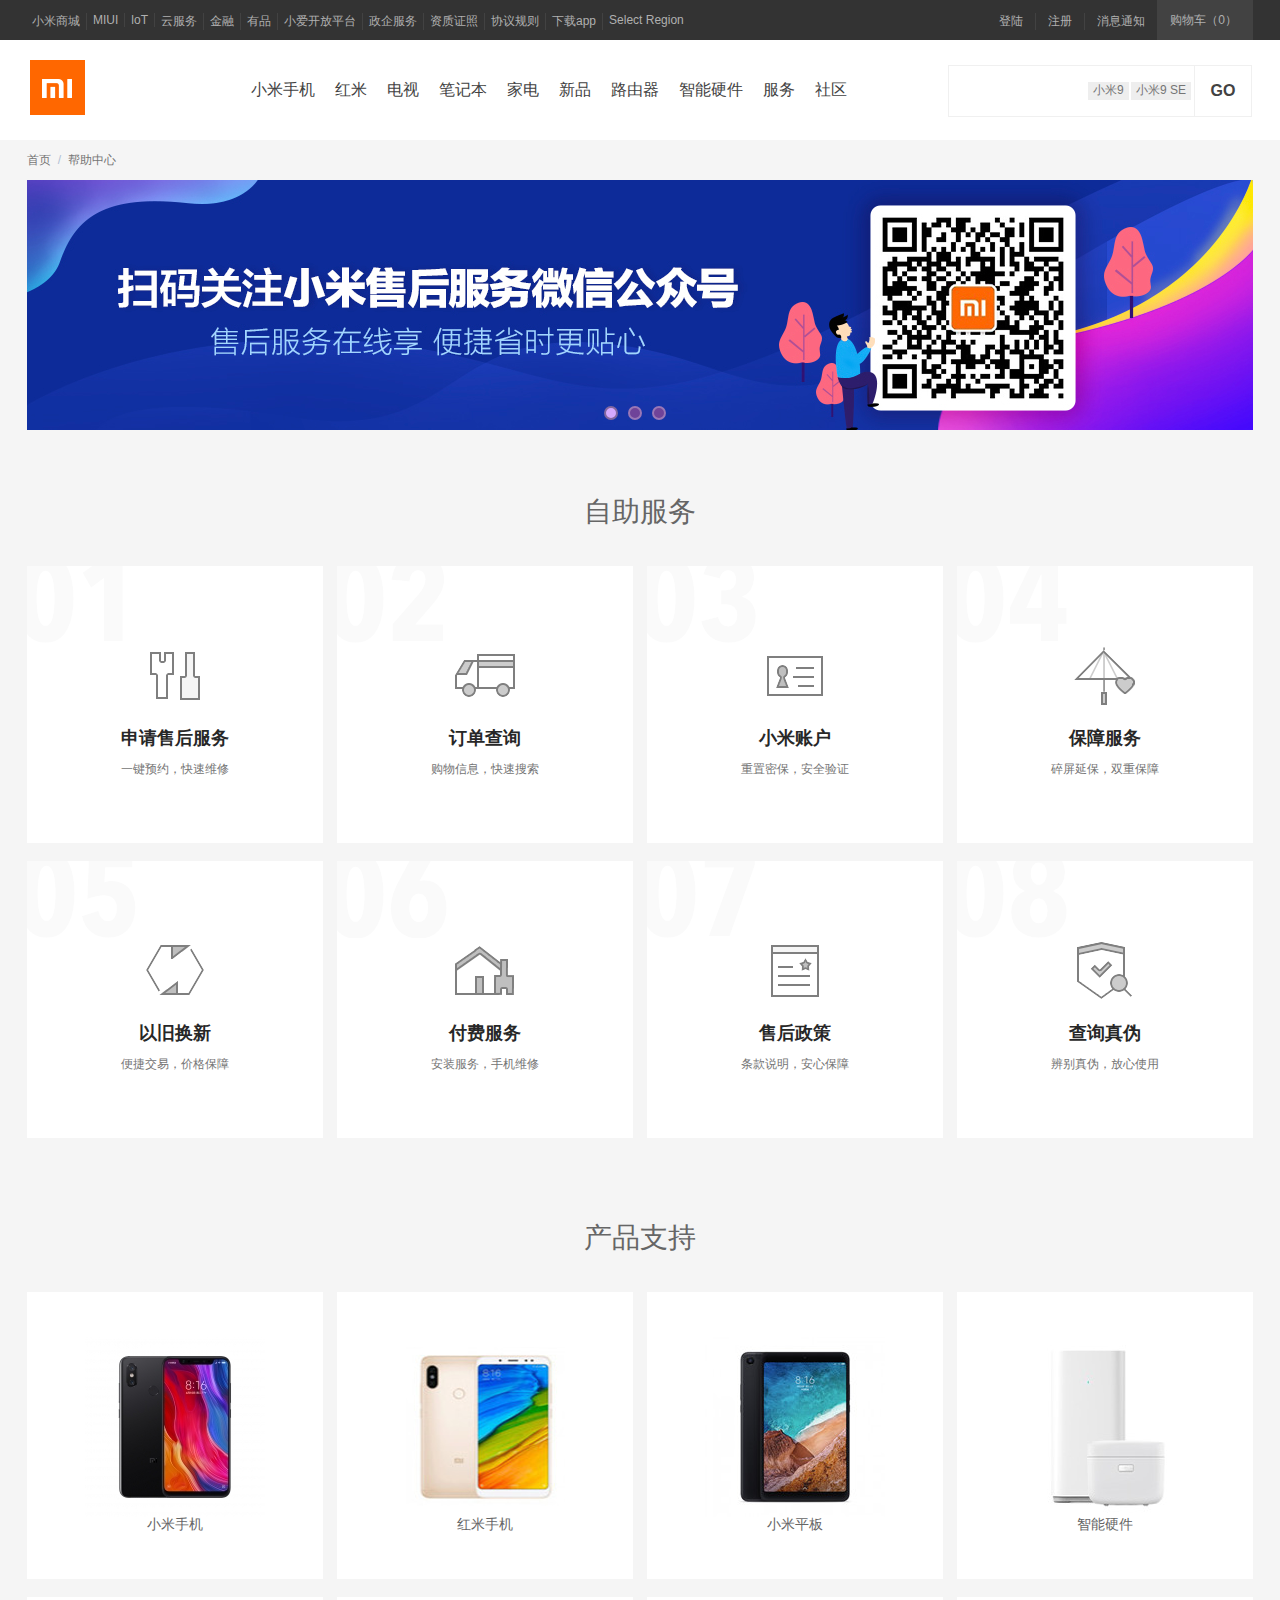
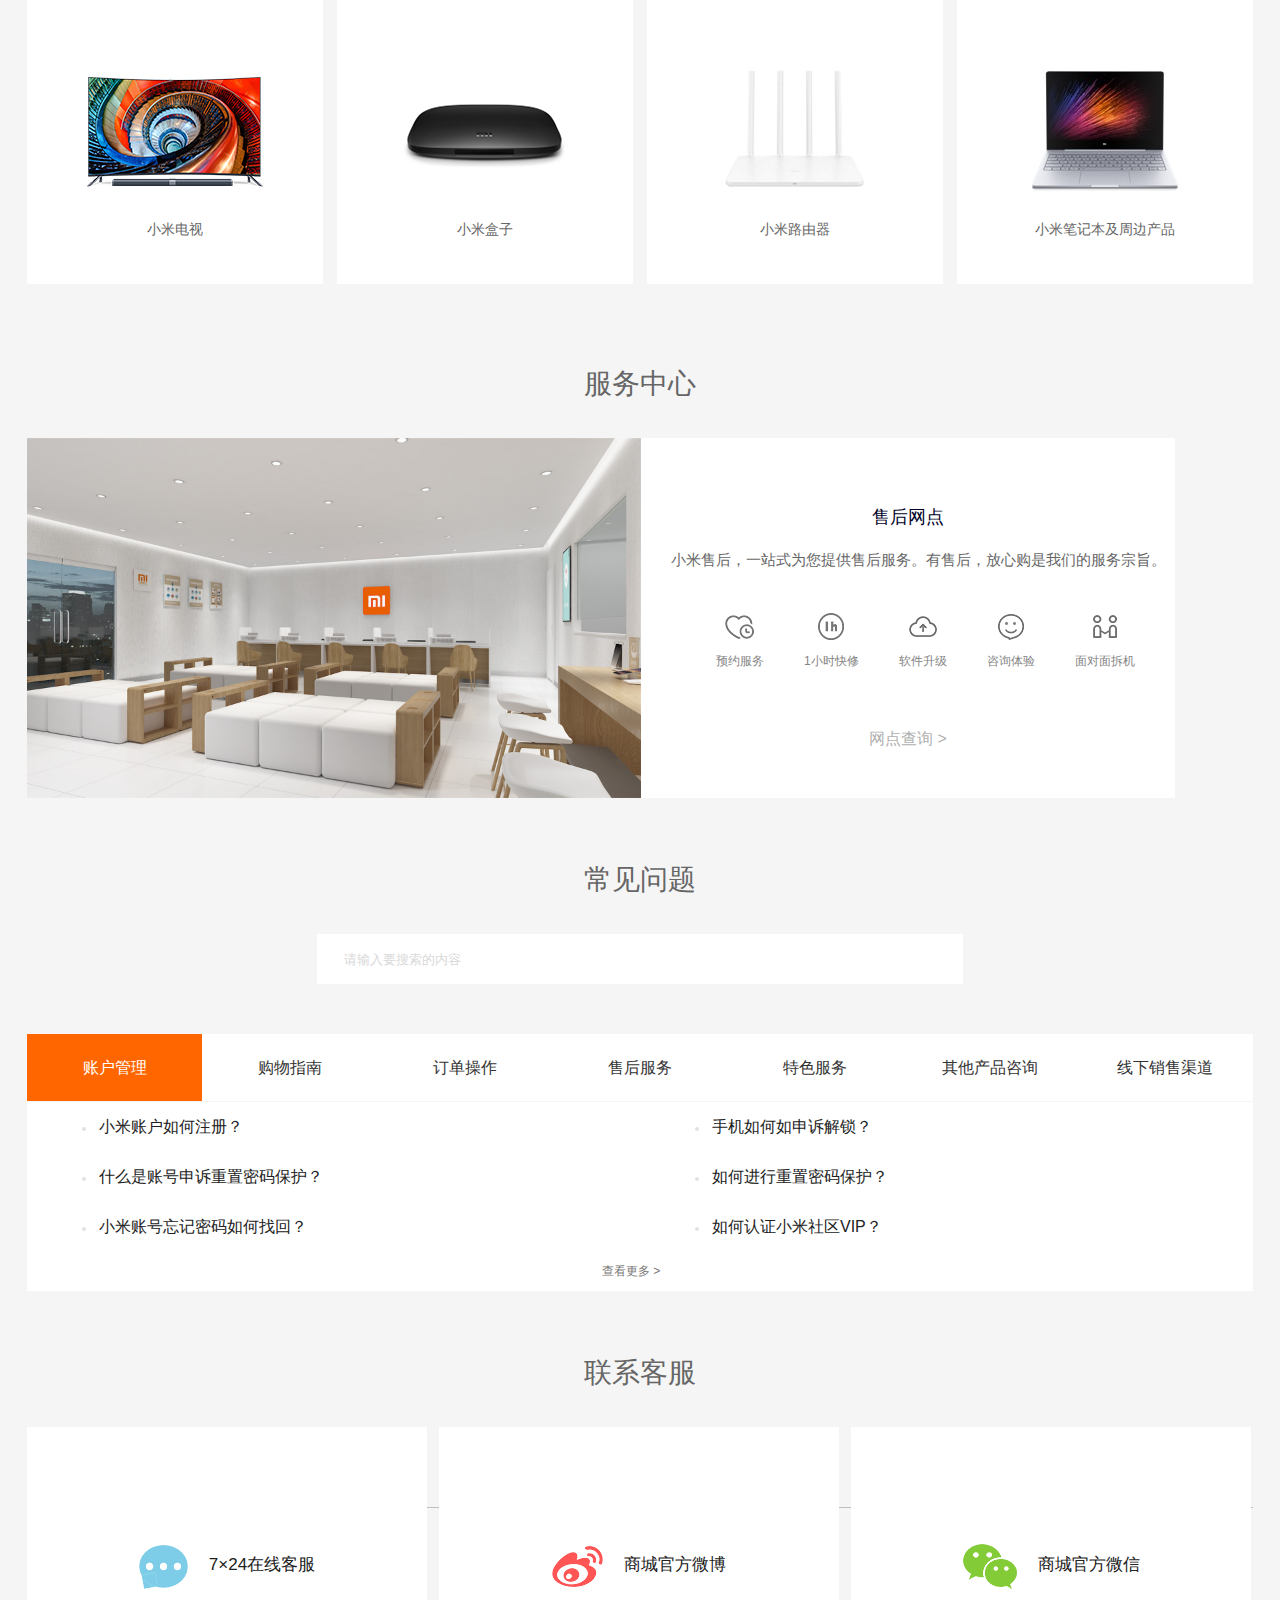
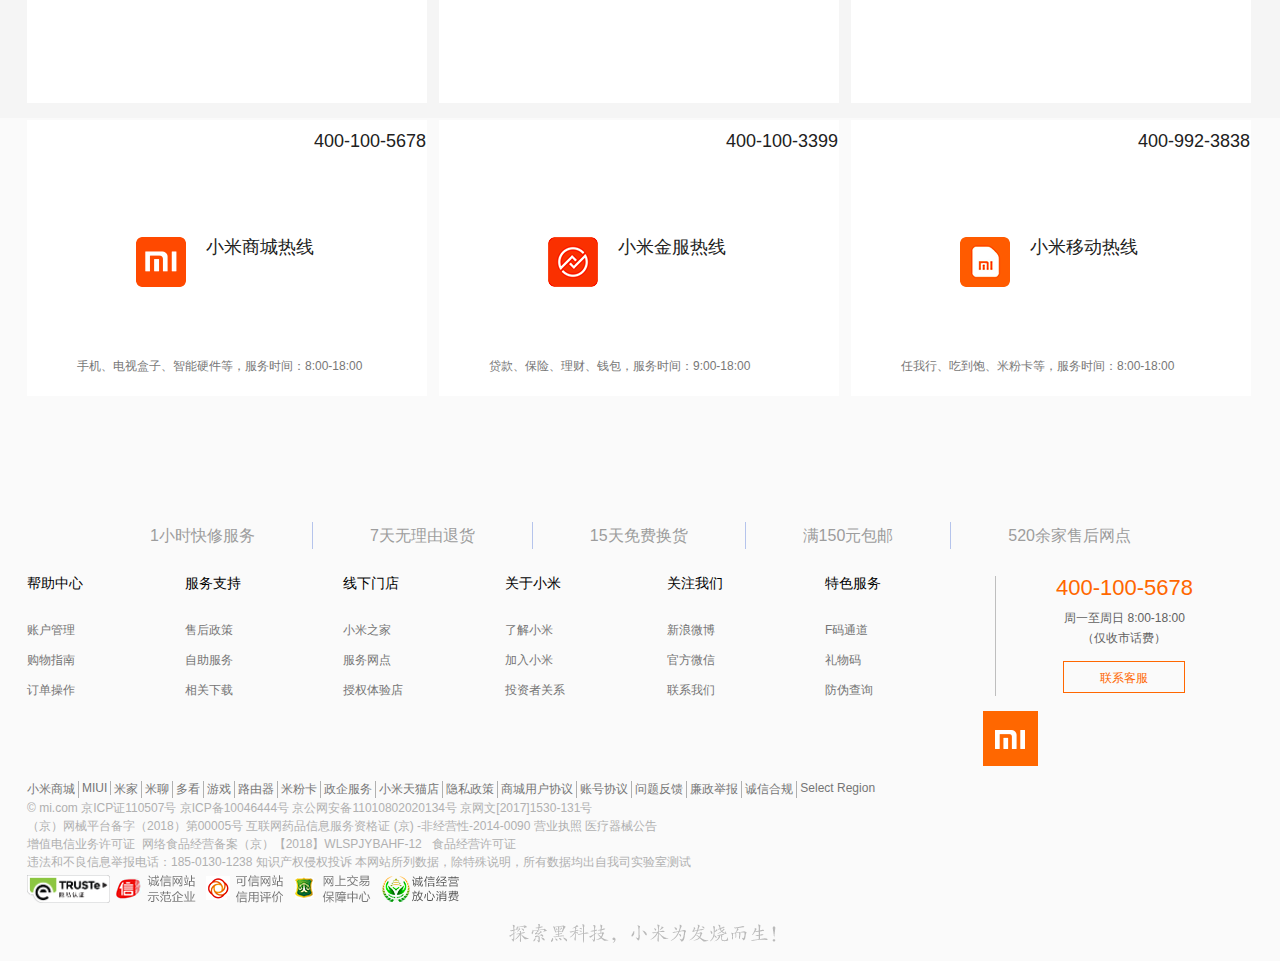
<file: html/service.html>
<!DOCTYPE html>
<html>
	<head>
		<meta charset="UTF-8">
		<title>小米帮助中心</title>
		<link rel="shortcut icon" href="//s01.mifile.cn/favicon.ico" type="image/x-icon">
		<link rel="stylesheet" href="../css/reset.css" />
		<link rel="stylesheet" href="../css/service.css" />
		<link rel="stylesheet" href="../css/header&footer.css" />		
	</head>
	<body>
		<!-- header -->
	    <header>
	        <div>
	            <ul>
	                <li><a href="../index.html">小米商城</a></li>
	                <li><a href="">MIUI</a></li>
	                <li><a href="">loT</a></li>
	                <li><a href="">云服务</a></li>
	                <li><a href="">金融</a></li>
	                <li><a href="xiaomiyoupin.html">有品</a></li>
	                <li><a href="xiaoai.html">小爱开放平台</a></li>
	                <li><a href="">政企服务</a></li>
	                <li><a href="">资质证照</a></li>
	                <li><a href="">协议规则</a></li>
	                <li><a href="">下载app</a></li>
	                <li><a href="">Select Region</a></li>
	            </ul>
	            <ol>
	                <li><a href="login.html">登陆</a></li>
	                <li><a href="register.html">注册</a></li>
	                <li><a href="">消息通知</a></li>
	                <li><a href="cart.html" class="topBarCar">购物车（0）</a>
	                    <div class="toBarShopCart">
	                        购物车中还没有商品赶快选购吧
	                    </div>
	                </li>
	            </ol>
	        </div>
	    </header>
	
	    <!-- searchBar -->
	    <div id="searchBar">
	        <div class="box common">
	            <a href="../index.html"></a>
	            <span></span>
	            <ul>
	                <li><a href="" ind="0">小米手机 </a></li>
	                <li><a href="" ind="1">红米</a></li>
	                <li><a href="" ind="2">电视</a></li>
	                <li><a href="" ind="3">笔记本</a></li>
	                <li><a href="" ind="4">家电</a></li>
	                <li><a href="" ind="5">新品</a></li>
	                <li><a href="" ind="6">路由器</a></li>
	                <li><a href="" ind="7">智能硬件</a></li>
	                <li><a href="service.html">服务</a></li>
	                <li><a href="">社区</a></li>
	            </ul>
	            <form action="" method="GET">
	                <input type="text">
	                <input type="submit" value="GO">
	                <a href="">小米9</a>
	                <a href="">小米9 SE</a>
	                <ul class="proList">
	                    <li>
	                        <a href="">
	                            <span class="proTitle">数据加载失败</span>
	                            <span class="proNum">404</span>
	                        </a>
	                    </li>
	                    <li>
	                        <a href="">
	                            <span class="proTitle">数据加载失败</span>
	                            <span class="proNum">404</span>
	                        </a>
	                    </li>
	                    <li>
	                        <a href="">
	                            <span class="proTitle">数据加载失败</span>
	                            <span class="proNum">404</span>
	                        </a>
	                    </li>
	                    <li>
	                        <a href="">
	                            <span class="proTitle">数据加载失败</span>
	                            <span class="proNum">404</span>
	                        </a>
	                    </li>
	                    <li>
	                        <a href="">
	                            <span class="proTitle">数据加载失败</span>
	                            <span class="proNum">404</span>
	                        </a>
	                    </li>
	                    <li>
	                        <a href="">
	                            <span class="proTitle">数据加载失败</span>
	                            <span class="proNum">404</span>
	                        </a>
	                    </li>
	                    <li>
	                        <a href="">
	                            <span class="proTitle">数据加载失败</span>
	                            <span class="proNum">404</span>
	                        </a>
	                    </li>
	                    <li>
	                        <a href="">
	                            <span class="proTitle">数据加载失败</span>
	                            <span class="proNum">404</span>
	                        </a>
	                    </li>
	                    <li>
	                        <a href="">
	                            <span class="proTitle">数据加载失败</span>
	                            <span class="proNum">404</span>
	                        </a>
	                    </li>
	                    <li>
	                        <a href="">
	                            <span class="proTitle">数据加载失败</span>
	                            <span class="proNum">404</span>
	                        </a>
	                    </li>
	
	                </ul>
	            </form>
	        </div>
	        <div class="container">
	            <div class="box">
	                <ul>
	                    <li>
	                        <div class="figure"><a href=""><img src="../image/header&footer/404.png" alt=""></a></div>
	                        <div class="title"><a href="">404</a></div>
	                        <div class="price">404</div>
	                        <div class="hot">404</div>
	                    </li>
	                    <li>
	                        <div class="figure"><a href=""><img src="../image/header&footer/404.png" alt=""></a></div>
	                        <div class="title"><a href="">404</a></div>
	                        <div class="price">404</div>
	                        <div class="hot">404</div>
	                    </li>
	                    <li>
	                        <div class="figure"><a href=""><img src="../image/header&footer/404.png" alt=""></a></div>
	                        <div class="title"><a href="">404</a></div>
	                        <div class="price">404</div>
	                        <div class="hot">404</div>
	                    </li>
	                    <li>
	                        <div class="figure"><a href=""><img src="../image/header&footer/404.png" alt=""></a></div>
	                        <div class="title"><a href="">404</a></div>
	                        <div class="price">404</div>
	                        <div class="hot">404</div>
	                    </li>
	                    <li>
	                        <div class="figure"><a href=""><img src="../image/header&footer/404.png" alt=""></a></div>
	                        <div class="title"><a href="">404</a></div>
	                        <div class="price">404</div>
	                        <div class="hot">404</div>
	                    </li>
	                    <li>
	                        <div class="figure"><a href=""><img src="../image/header&footer/404.png" alt=""></a></div>
	                        <div class="title"><a href="">404</a></div>
	                        <div class="price">404</div>
	                        <div class="hot">404</div>
	                    </li>
	                    <li>
	                        <div class="figure"><a href=""><img src="../image/header&footer/404.png" alt=""></a></div>
	                        <div class="title"><a href="">404</a></div>
	                        <div class="price">404</div>
	                        <div class="hot">404</div>
	                    </li>
	                    <li>
	                        <div class="figure"><a href=""><img src="../image/header&footer/404.png" alt=""></a></div>
	                        <div class="title"><a href="">404</a></div>
	                        <div class="price">404</div>
	                        <div class="hot">404</div>
	                    </li>
	                    <li>
	                        <div class="figure"><a href=""><img src="../image/header&footer/404.png" alt=""></a></div>
	                        <div class="title"><a href="">404</a></div>
	                        <div class="price">404</div>
	                        <div class="hot">404</div>
	                    </li>
	                    <li>
	                        <div class="figure"><a href=""><img src="../image/header&footer/404.png" alt=""></a></div>
	                        <div class="title"><a href="">404</a></div>
	                        <div class="price">404</div>
	                        <div class="hot">404</div>
	                    </li>
	                    <li>
	                        <div class="figure"><a href=""><img src="../image/header&footer/404.png" alt=""></a></div>
	                        <div class="title"><a href="">404</a></div>
	                        <div class="price">404</div>
	                        <div class="hot">404</div>
	                    </li>
	                    <li>
	                        <div class="figure"><a href=""><img src="../image/header&footer/404.png" alt=""></a></div>
	                        <div class="title"><a href="">404</a></div>
	                        <div class="price">404</div>
	                        <div class="hot">404</div>
	                    </li>
	                    <li>
	                        <div class="figure"><a href=""><img src="../image/header&footer/404.png" alt=""></a></div>
	                        <div class="title"><a href="">404</a></div>
	                        <div class="price">404</div>
	                        <div class="hot">404</div>
	                    </li>
	                    <li>
	                        <div class="figure"><a href=""><img src="../image/header&footer/404.png" alt=""></a></div>
	                        <div class="title"><a href="">404</a></div>
	                        <div class="price">404</div>
	                        <div class="hot">404</div>
	                    </li>
	                    <li>
	                        <div class="figure"><a href=""><img src="../image/header&footer/404.png" alt=""></a></div>
	                        <div class="title"><a href="">404</a></div>
	                        <div class="price">404</div>
	                        <div class="hot">404</div>
	                    </li>
	                    <li>
	                        <div class="figure"><a href=""><img src="../image/header&footer/404.png" alt=""></a></div>
	                        <div class="title"><a href="">404</a></div>
	                        <div class="price">404</div>
	                        <div class="hot">404</div>
	                    </li>
	                    <li>
	                        <div class="figure"><a href=""><img src="../image/header&footer/404.png" alt=""></a></div>
	                        <div class="title"><a href="">404</a></div>
	                        <div class="price">404</div>
	                        <div class="hot">404</div>
	                    </li>
	                    <li>
	                        <div class="figure"><a href=""><img src="../image/header&footer/404.png" alt=""></a></div>
	                        <div class="title"><a href="">404</a></div>
	                        <div class="price">404</div>
	                        <div class="hot">404</div>
	                    </li>
	                    <li>
	                        <div class="figure"><a href=""><img src="../image/header&footer/404.png" alt=""></a></div>
	                        <div class="title"><a href="">404</a></div>
	                        <div class="price">404</div>
	                        <div class="hot">404</div>
	                    </li>
	                    <li>
	                        <div class="figure"><a href=""><img src="../image/header&footer/404.png" alt=""></a></div>
	                        <div class="title"><a href="">404</a></div>
	                        <div class="price">404</div>
	                        <div class="hot">404</div>
	                    </li>
	                    <li>
	                        <div class="figure"><a href=""><img src="../image/header&footer/404.png" alt=""></a></div>
	                        <div class="title"><a href="">404</a></div>
	                        <div class="price">404</div>
	                        <div class="hot">404</div>
	                    </li>
	                    <li>
	                        <div class="figure"><a href=""><img src="../image/header&footer/404.png" alt=""></a></div>
	                        <div class="title"><a href="">404</a></div>
	                        <div class="price">404</div>
	                        <div class="hot">404</div>
	                    </li>
	                    <li>
	                        <div class="figure"><a href=""><img src="../image/header&footer/404.png" alt=""></a></div>
	                        <div class="title"><a href="">404</a></div>
	                        <div class="price">404</div>
	                        <div class="hot">404</div>
	                    </li>
	                    <li>
	                        <div class="figure"><a href=""><img src="../image/header&footer/404.png" alt=""></a></div>
	                        <div class="title"><a href="">404</a></div>
	                        <div class="price">404</div>
	                        <div class="hot">404</div>
	                    </li>
	                    <li>
	                        <div class="figure"><a href=""><img src="../image/header&footer/404.png" alt=""></a></div>
	                        <div class="title"><a href="">404</a></div>
	                        <div class="price">404</div>
	                        <div class="hot">404</div>
	                    </li>
	                    <li>
	                        <div class="figure"><a href=""><img src="../image/header&footer/404.png" alt=""></a></div>
	                        <div class="title"><a href="">404</a></div>
	                        <div class="price">404</div>
	                        <div class="hot">404</div>
	                    </li>
	                    <li>
	                        <div class="figure"><a href=""><img src="../image/header&footer/404.png" alt=""></a></div>
	                        <div class="title"><a href="">404</a></div>
	                        <div class="price">404</div>
	                        <div class="hot">404</div>
	                    </li>
	                    <li>
	                        <div class="figure"><a href=""><img src="../image/header&footer/404.png" alt=""></a></div>
	                        <div class="title"><a href="">404</a></div>
	                        <div class="price">404</div>
	                        <div class="hot">404</div>
	                    </li>
	                    <li>
	                        <div class="figure"><a href=""><img src="../image/header&footer/404.png" alt=""></a></div>
	                        <div class="title"><a href="">404</a></div>
	                        <div class="price">404</div>
	                        <div class="hot">404</div>
	                    </li>
	                    <li>
	                        <div class="figure"><a href=""><img src="../image/header&footer/404.png" alt=""></a></div>
	                        <div class="title"><a href="">404</a></div>
	                        <div class="price">404</div>
	                        <div class="hot">404</div>
	                    </li>
	                    <li>
	                        <div class="figure"><a href=""><img src="../image/header&footer/404.png" alt=""></a></div>
	                        <div class="title"><a href="">404</a></div>
	                        <div class="price">404</div>
	                        <div class="hot">404</div>
	                    </li>
	                    <li>
	                        <div class="figure"><a href=""><img src="../image/header&footer/404.png" alt=""></a></div>
	                        <div class="title"><a href="">404</a></div>
	                        <div class="price">404</div>
	                        <div class="hot">404</div>
	                    </li>
	                    <li>
	                        <div class="figure"><a href=""><img src="../image/header&footer/404.png" alt=""></a></div>
	                        <div class="title"><a href="">404</a></div>
	                        <div class="price">404</div>
	                        <div class="hot">404</div>
	                    </li>
	                    <li>
	                        <div class="figure"><a href=""><img src="../image/header&footer/404.png" alt=""></a></div>
	                        <div class="title"><a href="">404</a></div>
	                        <div class="price">404</div>
	                        <div class="hot">404</div>
	                    </li>
	                    <li>
	                        <div class="figure"><a href=""><img src="../image/header&footer/404.png" alt=""></a></div>
	                        <div class="title"><a href="">404</a></div>
	                        <div class="price">404</div>
	                        <div class="hot">404</div>
	                    </li>
	                    <li>
	                        <div class="figure"><a href=""><img src="../image/header&footer/404.png" alt=""></a></div>
	                        <div class="title"><a href="">404</a></div>
	                        <div class="price">404</div>
	                        <div class="hot">404</div>
	                    </li>
	                    <li>
	                        <div class="figure"><a href=""><img src="../image/header&footer/404.png" alt=""></a></div>
	                        <div class="title"><a href="">404</a></div>
	                        <div class="price">404</div>
	                        <div class="hot">404</div>
	                    </li>
	                    <li>
	                        <div class="figure"><a href=""><img src="../image/header&footer/404.png" alt=""></a></div>
	                        <div class="title"><a href="">404</a></div>
	                        <div class="price">404</div>
	                        <div class="hot">404</div>
	                    </li>
	                    <li>
	                        <div class="figure"><a href=""><img src="../image/header&footer/404.png" alt=""></a></div>
	                        <div class="title"><a href="">404</a></div>
	                        <div class="price">404</div>
	                        <div class="hot">404</div>
	                    </li>
	                    <li>
	                        <div class="figure"><a href=""><img src="../image/header&footer/404.png" alt=""></a></div>
	                        <div class="title"><a href="">404</a></div>
	                        <div class="price">404</div>
	                        <div class="hot">404</div>
	                    </li>
	                    <li>
	                        <div class="figure"><a href=""><img src="../image/header&footer/404.png" alt=""></a></div>
	                        <div class="title"><a href="">404</a></div>
	                        <div class="price">404</div>
	                        <div class="hot">404</div>
	                    </li>
	                    <li>
	                        <div class="figure"><a href=""><img src="../image/header&footer/404.png" alt=""></a></div>
	                        <div class="title"><a href="">404</a></div>
	                        <div class="price">404</div>
	                        <div class="hot">404</div>
	                    </li>
	                    <li>
	                        <div class="figure"><a href=""><img src="../image/header&footer/404.png" alt=""></a></div>
	                        <div class="title"><a href="">404</a></div>
	                        <div class="price">404</div>
	                        <div class="hot">404</div>
	                    </li>
	                    <li>
	                        <div class="figure"><a href=""><img src="../image/header&footer/404.png" alt=""></a></div>
	                        <div class="title"><a href="">404</a></div>
	                        <div class="price">404</div>
	                        <div class="hot">404</div>
	                    </li>
	                    <li>
	                        <div class="figure"><a href=""><img src="../image/header&footer/404.png" alt=""></a></div>
	                        <div class="title"><a href="">404</a></div>
	                        <div class="price">404</div>
	                        <div class="hot">404</div>
	                    </li>
	                    <li>
	                        <div class="figure"><a href=""><img src="../image/header&footer/404.png" alt=""></a></div>
	                        <div class="title"><a href="">404</a></div>
	                        <div class="price">404</div>
	                        <div class="hot">404</div>
	                    </li>
	                    <li>
	                        <div class="figure"><a href=""><img src="../image/header&footer/404.png" alt=""></a></div>
	                        <div class="title"><a href="">404</a></div>
	                        <div class="price">404</div>
	                        <div class="hot">404</div>
	                    </li>
	                    <li>
	                        <div class="figure"><a href=""><img src="../image/header&footer/404.png" alt=""></a></div>
	                        <div class="title"><a href="">404</a></div>
	                        <div class="price">404</div>
	                        <div class="hot">404</div>
	                    </li>
	
	                </ul>
	            </div>
	        </div>
	    </div>
		
		<!--首页/帮助-->
		<div id="index">
			<div class="common">
				<p><a href="">首页</a>  &nbsp;/&nbsp;  <a href="">帮助中心</a></p>
			</div>
		</div>
		
		<!--轮播图-->
		<div id="banner">
			<div class="common">
				<div>
					<a href=""><img src="../image/service&youpin&wireless/ban1.jpg" /></a>
					<a href=""><img src="../image/service&youpin&wireless/ban2.jpg" /></a>
					<a href=""><img src="../image/service&youpin&wireless/ban3.jpg" /></a>
					<a href=""><img src="../image/service&youpin&wireless/ban1.jpg" /></a>
				</div>
				<p>
					<span class="active"></span>
					<span></span>
					<span></span>
				</p>
			</div>
		</div>
		
		<!--自助服务-->
		<div id="self-service">
			<div class="common">
				<h1>自助服务</h1>
			</div>
		</div>
		
		<!--自助服务列表-->
		<div id="list">
			<div class="common">
				<dl>
					<dt><a href=""><img src="../image/service&youpin&wireless/selfservice_icon_01.png" /></a></dt>
					<dd><a href=""><img src="../image/service&youpin&wireless/selfservice_icon1.png" /></a></dd>					
					<dd><a href="">申请售后服务</a></dd>
					<dd><a href="">一键预约，快速维修</a></dd>					
				</dl>
				<dl>
					<dt><a href=""><img src="../image/service&youpin&wireless/selfservice_icon_02.png" /></a></dt>
					<dd><a href=""><img src="../image/service&youpin&wireless/selfservice_icon2.png" /></a></dd>					
					<dd><a href="">订单查询</a></dd>
					<dd><a href="">购物信息，快速搜索</a></dd>					
				</dl>
				<dl>
					<dt><a href=""><img src="../image/service&youpin&wireless/selfservice_icon_03.png" /></a></dt>
					<dd><a href=""><img src="../image/service&youpin&wireless/selfservice_icon3.png" /></a></dd>					
					<dd><a href="">小米账户</a></dd>
					<dd><a href="">重置密保，安全验证</a></dd>					
				</dl>
				<dl>
					<dt><a href=""><img src="../image/service&youpin&wireless/selfservice_icon_04.png" /></a></dt>
					<dd><a href=""><img src="../image/service&youpin&wireless/selfservice_icon4.png" /></a></dd>					
					<dd><a href="">保障服务</a></dd>
					<dd><a href="">碎屏延保，双重保障</a></dd>					
				</dl>
				<dl>
					<dt><a href=""><img src="../image/service&youpin&wireless/selfservice_icon_05.png" /></a></dt>
					<dd><a href=""><img src="../image/service&youpin&wireless/selfservice_icon5.png" /></a></dd>					
					<dd><a href="">以旧换新</a></dd>
					<dd><a href="">便捷交易，价格保障</a></dd>					
				</dl>
				<dl>
					<dt><a href=""><img src="../image/service&youpin&wireless/selfservice_icon_06.png" /></a></dt>
					<dd><a href=""><img src="../image/service&youpin&wireless/selfservice_icon6.png" /></a></dd>					
					<dd><a href="">付费服务</a></dd>
					<dd><a href="">安装服务，手机维修</a></dd>					
				</dl>
				<dl>
					<dt><a href=""><img src="../image/service&youpin&wireless/selfservice_icon_07.png" /></a></dt>
					<dd><a href=""><img src="../image/service&youpin&wireless/selfservice_icon7.png" /></a></dd>					
					<dd><a href="">售后政策</a></dd>
					<dd><a href="">条款说明，安心保障</a></dd>					
				</dl>
				<dl>
					<dt><a href=""><img src="../image/service&youpin&wireless/selfservice_icon_08.png" /></a></dt>
					<dd><a href=""><img src="../image/service&youpin&wireless/selfservice_icon8.png" /></a></dd>					
					<dd><a href="">查询真伪</a></dd>
					<dd><a href="">辨别真伪，放心使用</a></dd>					
				</dl>
			</div>
		</div>
		
		<!--产品支持-->
		<div id="product-support">
			<div class="common">
				<h1>产品支持</h1>
			</div>
		</div>
		
		<!--产品支持列表-->
		<div id="support">
			<div class="common">
				<dl>
					<dt><a href=""></a></dt><img src="../image/service&youpin&wireless/cms_15282570579344_TPFxD.jpg" />
					<dd><a href="">小米手机</a></dd>
				</dl>
				<dl>
					<dt><a href=""></a></dt><img src="../image/service&youpin&wireless/cms_15416752510336_elnci.png" />
					<dd><a href="">红米手机</a></dd>
				</dl>
				<dl>
					<dt><a href=""></a></dt><img src="../image/service&youpin&wireless/cms_15416701292793_LGpFM.jpg" />
					<dd><a href="">小米平板</a></dd>
				</dl>
				<dl>
					<dt><a href=""></a></dt><img src="../image/service&youpin&wireless/cms_14670157878726_pNeqZ.jpg" />
					<dd><a href="">智能硬件</a></dd>
				</dl>
				<dl>
					<dt><a href=""></a></dt><img src="../image/service&youpin&wireless/cms_14670147822275_kgiNB.jpg" />
					<dd><a href="">小米电视</a></dd>
				</dl>
				<dl>
					<dt><a href=""></a></dt><img src="../image/service&youpin&wireless/cms_14670147949246_EyuXz.jpg" />
					<dd><a href="">小米盒子</a></dd>
				</dl>
				<dl>
					<dt><a href=""></a></dt><img src="../image/service&youpin&wireless/cms_1467014811346_KQdOm.jpg" />
					<dd><a href="">小米路由器</a></dd>
				</dl>
				<dl>
					<dt><a href=""></a></dt><img src="../image/service&youpin&wireless/cms_14696085838228_nXTxc.jpg" />
					<dd><a href="">小米笔记本及周边产品</a></dd>
				</dl>
			</div>
		</div>
		
		<!--服务中心-->
		<div id="service-centre">
			<div class="common">
				<h1>服务中心</h1>
			</div>
		</div>
		
		<!--服务中心列表-->
		<div id="after-sale-network">
			<div class="common">
				<img src="../image/service&youpin&wireless/serviceCenter_img2.jpg" />
				<div>
					<h2>售后网点</h2>
					<p>小米售后，一站式为您提供售后服务。有售后，放心购是我们的服务宗旨。</p>
					<div>
						<dl>
							<dt><img src="../image/service&youpin&wireless/serviceCenter_icon1.png" /></dt>
							<dd>预约服务</dd>
						</dl>
						<dl>
							<dt><img src="../image/service&youpin&wireless/serviceCenter_icon2.png" /></dt>
							<dd>1小时快修</dd>
						</dl>
						<dl>
							<dt><img src="../image/service&youpin&wireless/serviceCenter_icon3.png" /></dt>
							<dd>软件升级</dd>
						</dl>
						<dl>
							<dt><img src="../image/service&youpin&wireless/serviceCenter_icon4.png" /></dt>
							<dd>咨询体验</dd>
						</dl>
						<dl>
							<dt><img src="../image/service&youpin&wireless/serviceCenter_icon5.png" /></dt>
							<dd>面对面拆机</dd>
						</dl>
					</div>
					<h1><a href="">网点查询  ></a></h1>
				</div>
			</div>
		</div>
		
		<!--常见问题-->
		<div id="common-problem">
			<div class="common">
				<h1>常见问题</h1>
			</div>
		</div>
		
		<!--搜索栏-->
		<div id="search">
			<div class="common">
				<form>
					<input type="text" placeholder="请输入要搜索的内容" />					
				</form>
			</div>
		</div>
		
		<!--tab切换-->
		<div id="tab">
			<div class="common">
				<ul>
					<li>
						<span class="actives">账户管理</span>
						<div class="box">
							<ul>
								<li><a href="">小米账户如何注册？</a></li>
								<li><a href="">手机如何如申诉解锁？</a></li>
								<li><a href="">什么是账号申诉重置密码保护？</a></li>
								<li><a href="">如何进行重置密码保护？</a></li>
								<li><a href="">小米账号忘记密码如何找回？</a></li>
								<li><a href="">如何认证小米社区VIP？</a></li>						
							</ul>
						</div>
					</li>
					<li>
						<span>购物指南</span>
						<div class="box">
							<ul>
								<li><a href=""> 缺货的产品什么时间能下单购买？</a></li>
								<li><a href=""> 为什么订单满150元还要支付快递费用？</a></li>
								<li><a href=""> 活动时赠送的产品可选吗？</a></li>
								<li><a href=""> 下单后多长时间发货？</a></li>
								<li><a href=""> 小米商城支持什么方式支付？</a></li>
								<li><a href=""> 为什么购物车中显示有货，去结算时无货？</a></li>						
							</ul>
						</div>
					</li>
					<li>
						<span>订单操作</span>
						<div class="box">
							<ul>
								<li><a href=""> 如何修改订单发票？</a></li>
								<li><a href=""> 如何修改订单？</a></li>
								<li><a href=""> 如何取消订单？</a></li>
								<li><a href=""> 优惠券如何使用？</a></li>
								<li><a href=""> 如何查询物流信息？</a></li>
								<li><a href=""> 小米产品如何辨别真伪？</a></li>						
							</ul>
						</div>
					</li>
					<li>
						<span>售后服务</span>
						<div class="box">
							<ul>
								<li><a href=""> 在小米商城购买商品如何申请售后？</a></li>
								<li><a href=""> 如何查询售后进度？</a></li>
								<li><a href=""> 维修价格查询？</a></li>
								<li><a href=""> 如何查询维修网点？</a></li>
								<li><a href=""> 小米售后服务政策？</a></li>
								<li><a href=""> 取消订单/退货后如何退款？</a></li>						
							</ul>
						</div>
					</li>
					<li>
						<span>特色服务</span>
						<div class="box">
							<ul>
								<li><a href="">  电视挂件安装收费标准</a></li>
								<li><a href="">  如何以旧换新？</a></li>
								<li><a href="">  以旧换新常见问题</a></li>
								<li><a href="">  如何登陆小米云服务？</a></li>
								<li><a href="">   如何购买手机上门维修</a></li>
								<li><a href="">  米家互联网空调如何安装及收费标准？</a></li>						
							</ul>
						</div>
					</li>
					<li>
						<span>其他产品咨询</span>
						<div class="box">
							<ul>
								<li><a href="">小米钱包账户问题</a></li>
								<li><a href="">理财相关问题</a></li>
								<li><a href="">小米分期相关问题</a></li>
								<li><a href="">米粉卡相关问题？</a></li>
								<li><a href="">全球上网相关问题</a></li>
								<li><a href="">对小米有意见或建议怎么办？</a></li>						
							</ul>
						</div>
					</li>
					<li>
						<span>线下销售渠道</span>
						<div class="box">
							<ul>
								<li><a href="">小米之家功能介绍</a></li>
								<li><a href=""> 如何查询您身边的小米之家</a></li>
								<li><a href=""> 什么是小米授权体验店</a></li>
								<li><a href=""> 如何查询小米授权体验店</a></li>
								<li><a href=""> 如何查询小米KA门店（大型连锁卖场）</a></li>
								<li><a href=""> 如何查询小米小店</a></li>						
							</ul>
						</div>
					</li>					
				</ul>
				<a href="">查看更多   ></a>
			</div>
		</div>
		
		<!--联系客服-->
		<div id="contact">
			<div class="common">
				<h1>联系客服</h1>
			</div>
		</div>
		
		<!--联系方式-->
		<div id="tel">
			<div class="common">
				<div class="tel1">
					<a href=""><img src="../image/service&youpin&wireless/contact_icon1.png" /><span>7×24在线客服</span></a>
					<a href=""><img src="../image/service&youpin&wireless/contact_icon2.png" /><span>商城官方微博</span></a>
					<a href=""><img src="../image/service&youpin&wireless/contact_icon3.png" /><span>商城官方微信</span></a>
				</div>
				
				<div class="tel2">
					<div class="t1">
						<a href=""><img src="../image/service&youpin&wireless/contact_icon4.png" /></a>
						<a href="">小米商城热线</a>
						<a href="">400-100-5678</a>
						<a href="">手机、电视盒子、智能硬件等，服务时间：8:00-18:00</a>
					</div>
					<div class="t1">
						<a href=""><img src="../image/service&youpin&wireless/contact_icon5.png" /></a>
						<a href="">小米金服热线</a>
						<a href="">400-100-3399</a>
						<a href="">贷款、保险、理财、钱包，服务时间：9:00-18:00</a>
					</div>
					<div class="t1">
						<a href=""><img src="../image/service&youpin&wireless/contact_icon6.png" /></a>
						<a href="">小米移动热线</a>
						<a href="">400-992-3838</a>
						<a href="">任我行、吃到饱、米粉卡等，服务时间：8:00-18:00</a>
					</div>
				</div>
			</div>
		</div>
		
		<!-- sevice -->
	    <div class="service">
	        <ul>
	            <li><a href="">1小时快修服务</a></li>
	            <li><a href="">7天无理由退货</a></li>
	            <li><a href="">15天免费换货</a></li>
	            <li><a href="">满150元包邮</a></li>
	            <li><a href="">520余家售后网点</a></li>
	        </ul>
	    </div>
	
	    <!-- link -->
	    <div class="link">
	        <ul>
	            <li><a href="">帮助中心</a></li>
	            <li><a href="">账户管理</a></li>
	            <li><a href="">购物指南</a></li>
	            <li><a href="">订单操作</a></li>
	        </ul>
	        <ul>
	            <li><a href="">服务支持</a></li>
	            <li><a href="">售后政策</a></li>
	            <li><a href="">自助服务</a></li>
	            <li><a href="">相关下载</a></li>
	        </ul>
	        <ul>
	            <li><a href="">线下门店</a></li>
	            <li><a href="">小米之家</a></li>
	            <li><a href="">服务网点</a></li>
	            <li><a href="">授权体验店</a></li>
	        </ul>
	        <ul>
	            <li><a href="">关于小米</a></li>
	            <li><a href="">了解小米</a></li>
	            <li><a href="">加入小米</a></li>
	            <li><a href="">投资者关系</a></li>
	        </ul>
	        <ul>
	            <li><a href="">关注我们</a></li>
	            <li><a href="">新浪微博</a></li>
	            <li><a href="">官方微信</a></li>
	            <li><a href="">联系我们</a></li>
	        </ul>
	        <ul>
	            <li><a href="">特色服务</a></li>
	            <li><a href="">F码通道</a></li>
	            <li><a href="">礼物码</a></li>
	            <li><a href="">防伪查询</a></li>
	        </ul>
	        <div>
	            <h2>400-100-5678</h2>
	            <p>周一至周日 8:00-18:00</p>
	            <p>（仅收市话费）</p>
	            <a href="">联系客服</a>
	        </div>
	    </div>
	
	    <!-- footer -->
	    <footer>
	        <div>
	            <a href=""></a>
	            <div>
	                <ul>
	                    <li><a href="">小米商城</a></li>
	                    <li><a href="">MIUI</a></li>
	                    <li><a href="">米家</a></li>
	                    <li><a href="">米聊</a></li>
	                    <li><a href="">多看</a></li>
	                    <li><a href="">游戏</a></li>
	                    <li><a href="">路由器</a></li>
	                    <li><a href="">米粉卡</a></li>
	                    <li><a href="">政企服务</a></li>
	                    <li><a href="">小米天猫店</a></li>
	                    <li><a href="">隐私政策</a></li>
	                    <li><a href="">商城用户协议</a></li>
	                    <li><a href="">账号协议</a></li>
	                    <li><a href="">问题反馈</a></li>
	                    <li><a href="">廉政举报</a></li>
	                    <li><a href="">诚信合规</a></li>
	                    <li><a href="">Select Region</a></li>
	                </ul>
	                <p>&copy;
	                    <a href="#">mi.com</a> 京ICP证110507号
	                    <a href="#">京ICP备10046444号</a>
	                    <a href="#">京公网安备11010802020134号 </a>
	                    <a href="#">京网文[2017]1530-131号</a> <br>
	                    <a href="#">（京）网械平台备字（2018）第00005号
	                    </a>
	                    <a href="#">互联网药品信息服务资格证 (京) -非经营性-2014-0090
	                    </a>
	                    <a href="#">营业执照</a>
	                    <a href="#">医疗器械公告</a>
	                    <br>
	                    <a href="#">增值电信业务许可证</a>&nbsp;
	                    网络食品经营备案（京）【2018】WLSPJYBAHF-12 &nbsp;
	                    <a href="#">食品经营许可证</a>
	                    <br>违法和不良信息举报电话：185-0130-1238 <a href="#">知识产权侵权投诉</a>
	                    本网站所列数据，除特殊说明，所有数据均出自我司实验室测试
	                </p>
	                <div class="info-links">
	                    <a href="#"><img src="../image/header&footer/footer1.png" /></a>
	                    <a href="#"><img src="../image/header&footer/footer2.png" /></a>
	                    <a href="#"><img src="../image/header&footer/footer3.png" /></a></a>
	                    <a href="#"><img src="../image/header&footer/footer4.png" /></a></a>
	                    <a href="#"><img src="../image/header&footer/footer5.png" /></a></a>
	                </div>
	            </div>
	
	        </div>
	        </div>
	        </div>
	        <img src="../image/header&footer/footer_hot.png" alt="">
	    </footer>
	</body>
	<script src="../js/jquery-1.12.4.js"></script>
	<script src="../js/service.js"></script>
	<script src="../js/header&footer.js"></script>
</html>
</file>
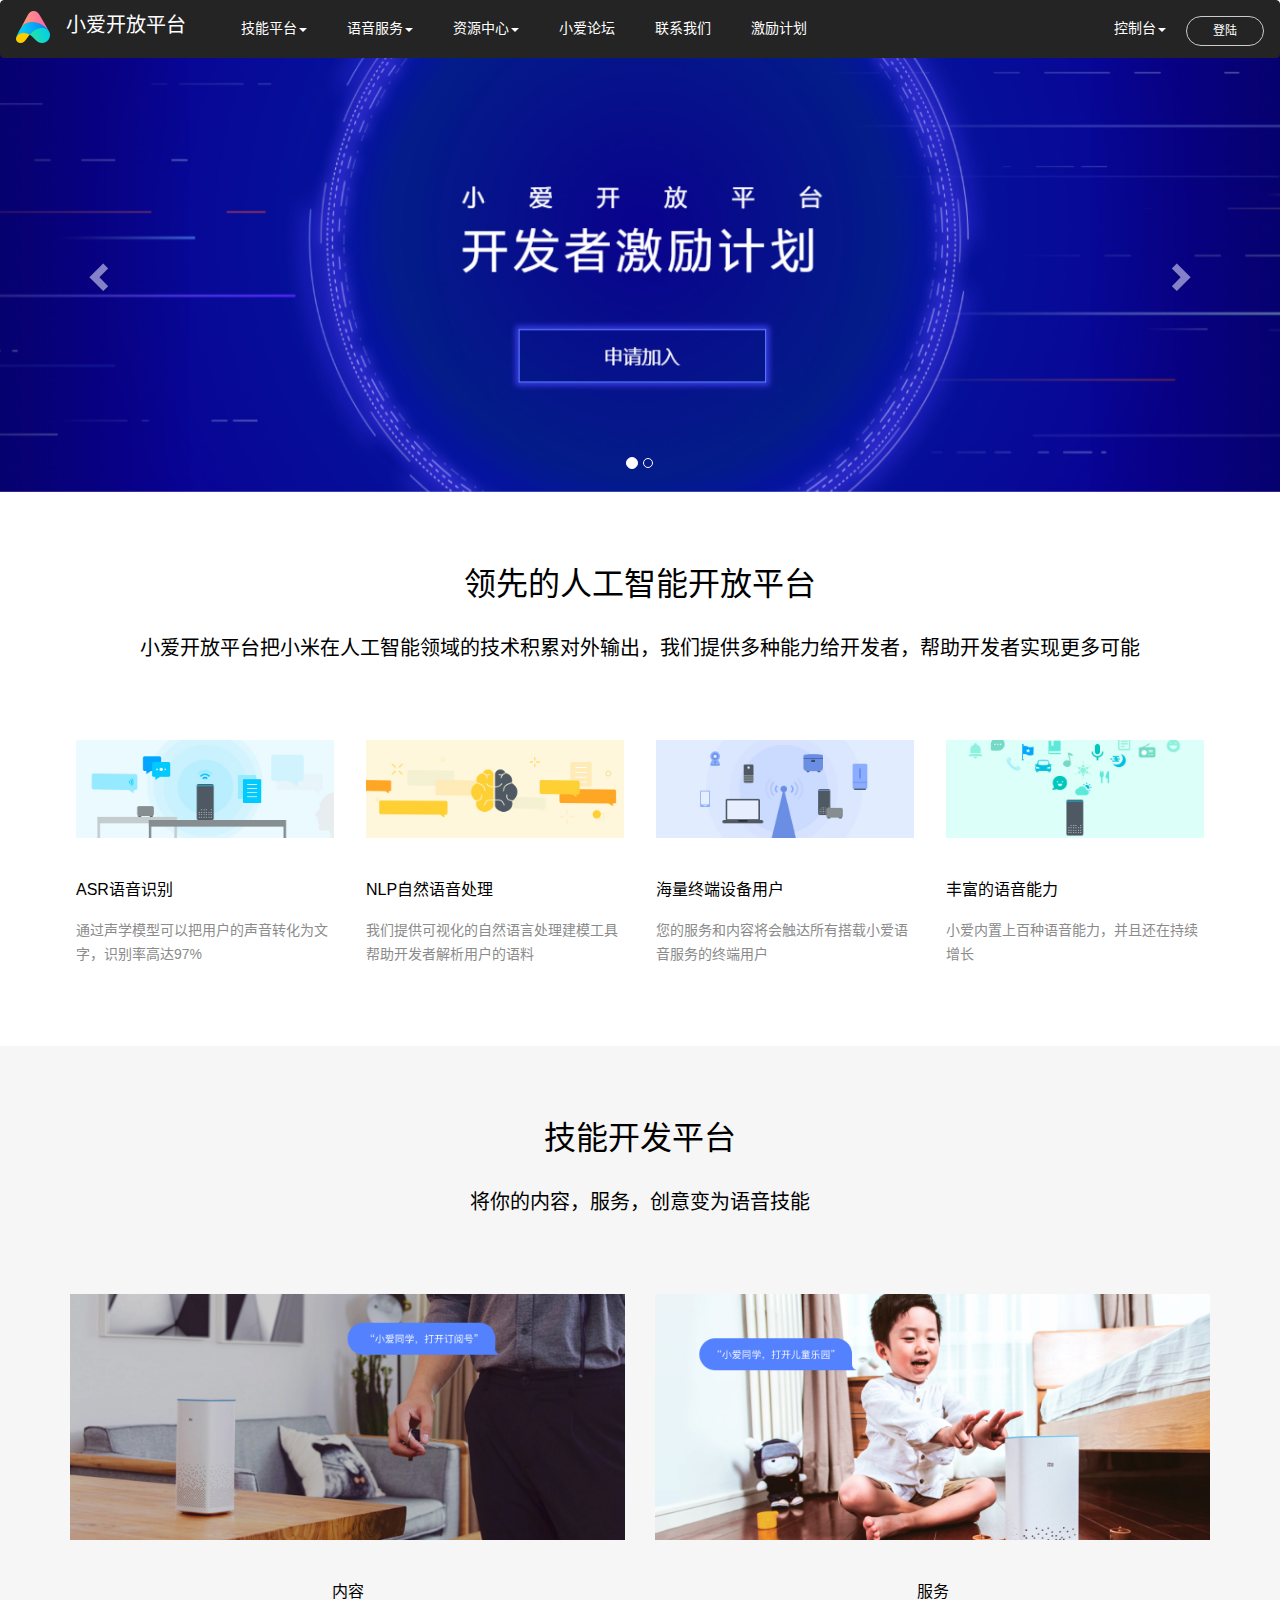
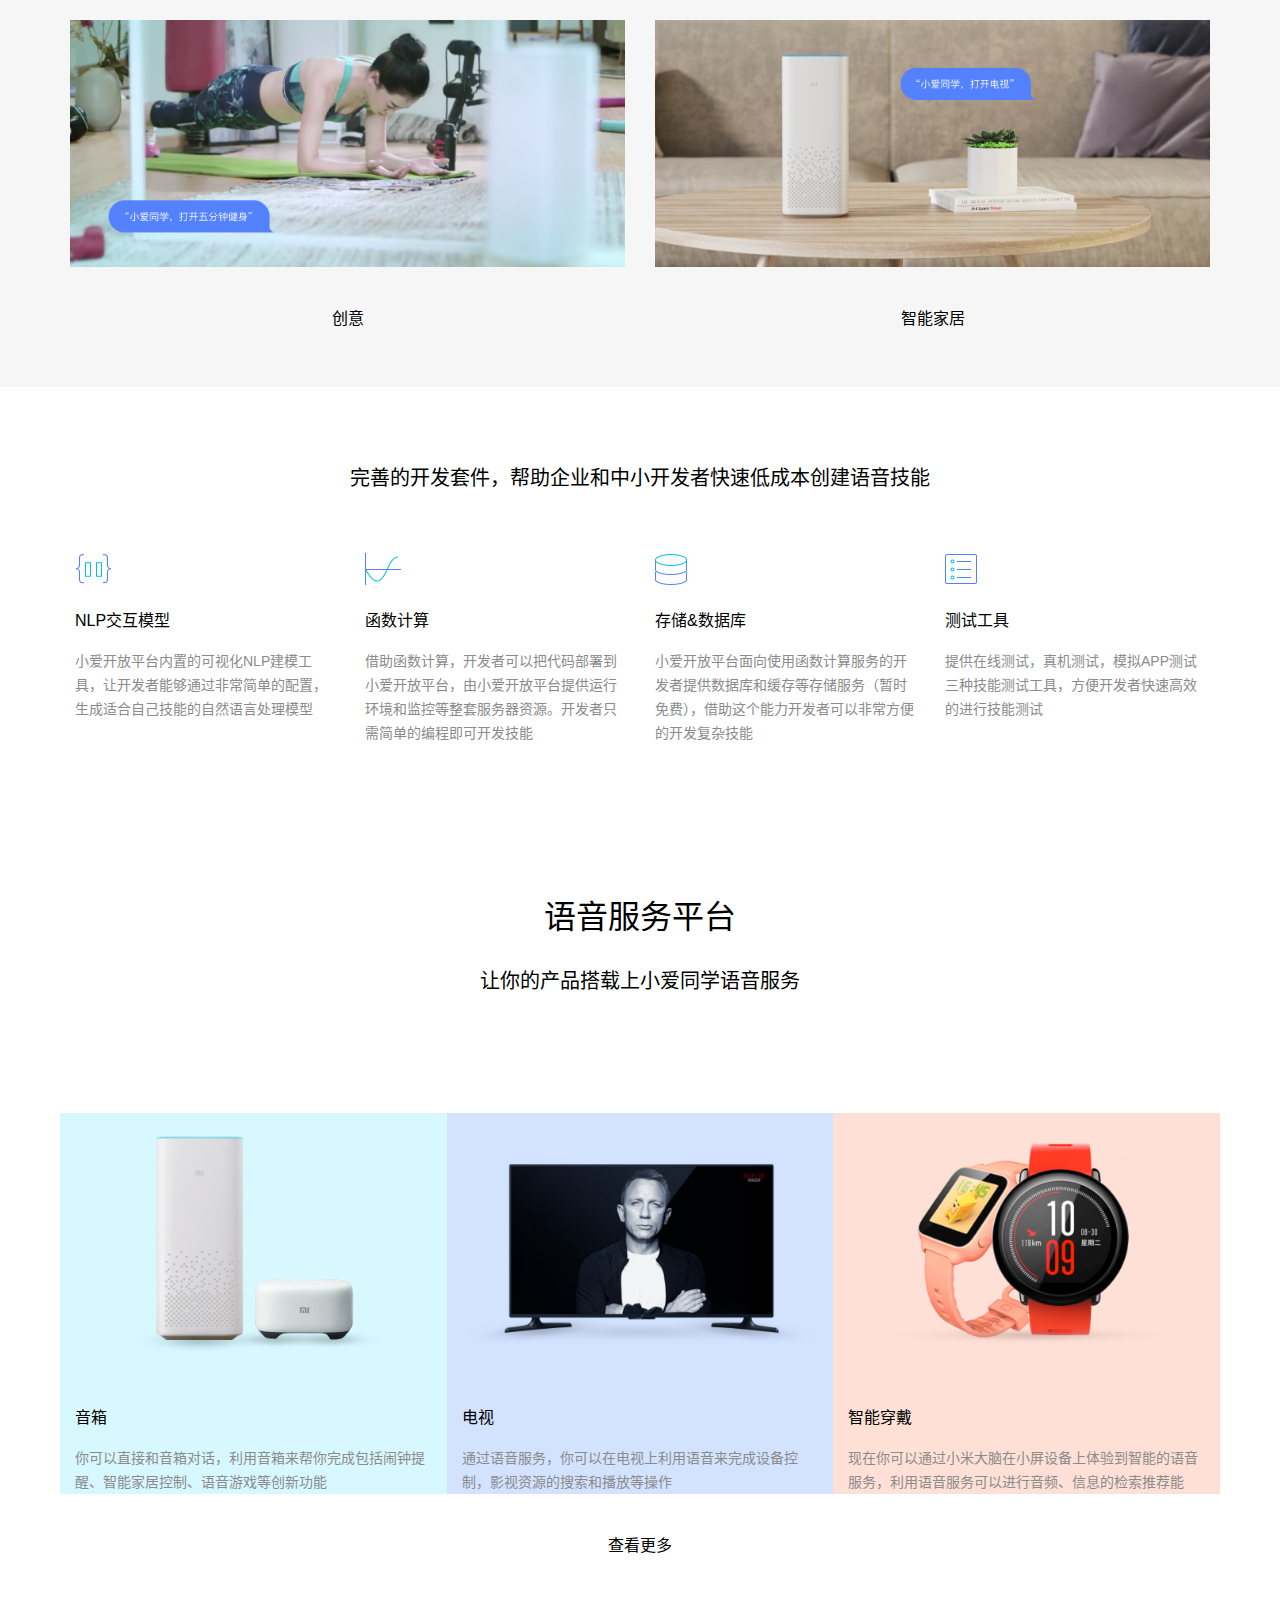
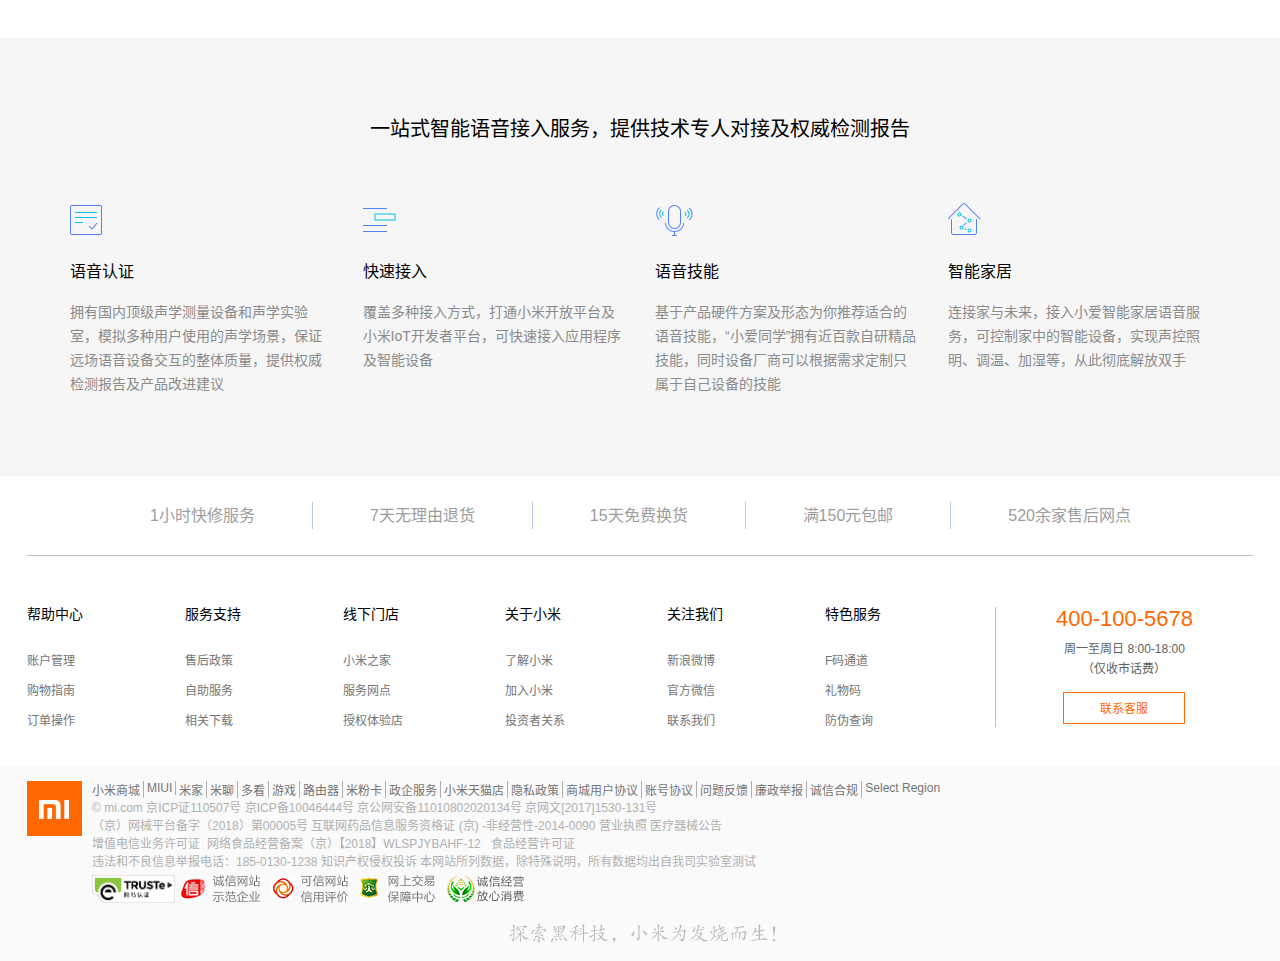
<file: html/xiaoai.html>
<!DOCTYPE html>
<html lang="zh-cn">

<head>
    <meta charset="UTF-8">
    <meta name="viewport" content="width=device-width, initial-scale=1.0">
	<link rel="shortcut icon" href="../image/xiaoai/logo.png" type="image/x-icon">
    <meta http-equiv="X-UA-Compatible" content="ie=edge">
    <link rel="stylesheet" href="../css/bootstrap.css">
    <link rel="stylesheet" href="../css/reset.css">
    <link rel="stylesheet" href="../css/xiaoai.css">
    <title>小爱开放平台</title>
</head>

<body>
    <nav class="navbar navbar-default">
        <div class="container-fluid">
            <!-- Brand and toggle get grouped for better mobile display -->
            <div class="navbar-header">
                <button type="button" class="navbar-toggle collapsed" data-toggle="collapse" data-target="#myNav"
                    aria-expanded="false">
                    <span class="sr-only">Toggle navigation</span>
                    <span class="icon-bar"></span>
                    <span class="icon-bar"></span>
                    <span class="icon-bar"></span>
                </button>
                <a class="navbar-brand" href="#">
                    <img src="../image/xiaoai/logo.png" alt="">
                    <span>小爱开放平台</span>
                </a>
            </div>

            <!-- Collect the nav links, forms, and other content for toggling -->
            <div class="collapse navbar-collapse" id="myNav">
                <ul class="nav navbar-nav">

                    <li class="dropdown">
                        <a href="#" class="dropdown-toggle" data-toggle="dropdown" role="button" aria-haspopup="true"
                            aria-expanded="false">技能平台<span class="caret"></span></a>
                        <ul class="dropdown-menu">
                            <li><a href="#">首页</a></li>
                            <li><a href="#">控制台</a></li>
                            <li><a href="#">新手教程</a></li>
                        </ul>
                    </li>
                    <li class="dropdown">
                        <a href="#" class="dropdown-toggle" data-toggle="dropdown" role="button" aria-haspopup="true"
                            aria-expanded="false">语音服务<span class="caret"></span></a>
                        <ul class="dropdown-menu">
                            <li><a href="#">解决方案</a></li>
                            <li><a href="#">智能音响</a></li>
                            <li><a href="#">智能车载</a></li>
                        </ul>
                    </li>
                    <li class="dropdown">
                        <a href="#" class="dropdown-toggle" data-toggle="dropdown" role="button" aria-haspopup="true"
                            aria-expanded="false">资源中心<span class="caret"></span></a>
                        <ul class="dropdown-menu">
                            <li><a href="#">文档中心</a></li>
                            <li><a href="#">常见问题</a></li>
                        </ul>
                    </li>
                    <li class="dropdown">
                        <a href="#" class="dropdown-toggle" data-toggle="dropdown" role="button" aria-haspopup="true"
                            aria-expanded="false">小爱论坛</a>
                    </li>
                    <li class="dropdown">
                        <a href="#" class="dropdown-toggle" data-toggle="dropdown" role="button" aria-haspopup="true"
                            aria-expanded="false">联系我们</a>
                    </li>
                    <li class="dropdown">
                        <a href="#" class="dropdown-toggle" data-toggle="dropdown" role="button" aria-haspopup="true"
                            aria-expanded="false">激励计划</a>
                    </li>
                </ul>


                <ul class="nav navbar-nav navbar-right">
                    <li class="dropdown">
                        <a href="#" class="dropdown-toggle" data-toggle="dropdown" role="button" aria-haspopup="true"
                            aria-expanded="false">控制台<span class="caret"></span></a>
                        <ul class="dropdown-menu">
                            <li><a href="#">技能开发</a></li>
                            <li><a href="#">语音服务</a></li>
                        </ul>
                    </li>
                    <li><button class="btn btn-default">登陆</button></li>
                </ul>
            </div><!-- /.navbar-collapse -->
        </div><!-- /.container-fluid -->
    </nav>


    <!-- 轮播图 -->
    <div id="carousel-example-generic" class="carousel slide" data-ride="carousel">
        <!-- Indicators -->
        <ol class="carousel-indicators">
            <li data-target="#carousel-example-generic" data-slide-to="0" class="active"></li>
            <li data-target="#carousel-example-generic" data-slide-to="1"></li>
        </ol>

        <!-- Wrapper for slides -->
        <div class="carousel-inner" role="listbox">
            <div class="item active">
                <img src="../image/xiaoai/banner1.png" alt="...">
                <div class="carousel-caption">
                </div>
            </div>
            <div class="item">
                <img src="../image/xiaoai/banner2.png" alt="...">
                <div class="carousel-caption">

                </div>
            </div>
        </div>

        <!-- Controls -->
        <a class="left carousel-control" href="#carousel-example-generic" role="button" data-slide="prev">
            <span class="glyphicon glyphicon-chevron-left" aria-hidden="true"></span>
            <span class="sr-only">Previous</span>
        </a>
        <a class="right carousel-control" href="#carousel-example-generic" role="button" data-slide="next">
            <span class="glyphicon glyphicon-chevron-right" aria-hidden="true"></span>
            <span class="sr-only">Next</span>
        </a>
    </div>

    <!-- 人工智能 -->
    <div id="AI" class="container">
        <div class="row">
            <h1>领先的人工智能开放平台</h1>
            <h2>小爱开放平台把小米在人工智能领域的技术积累对外输出，我们提供多种能力给开发者，帮助开发者实现更多可能</h2>
        </div>
        <div class="row">
            <div class="col-sm-12 col-md-3">
                <img src="../image/xiaoai/AI1.png" alt="">
                <p class="AItitle">ASR语音识别</p>
                <p class="AIContent">通过声学模型可以把用户的声音转化为文字，识别率高达97%</p>
            </div>
            <div class="col-sm-12 col-md-3">
                <img src="../image/xiaoai/AI2.png" alt="">
                <p class="AItitle">NLP自然语音处理</p>
                <p class="AIContent">我们提供可视化的自然语言处理建模工具帮助开发者解析用户的语料</p>
            </div>
            <div class="col-sm-12 col-md-3">
                <img src="../image/xiaoai/AI3.png" alt="">
                <p class="AItitle">海量终端设备用户</p>
                <p class="AIContent">您的服务和内容将会触达所有搭载小爱语音服务的终端用户</p>
            </div>
            <div class="col-sm-12 col-md-3">
                <img src="../image/xiaoai/AI4.png" alt="">
                <p class="AItitle">丰富的语音能力</p>
                <p class="AIContent">小爱内置上百种语音能力，并且还在持续增长</p>
            </div>
        </div>
    </div>

    <!-- 技能平台 -->
    <div id="skill">
        <div class="container">
            <div class="row">
                <h1>技能开发平台</h1>
                <h2>将你的内容，服务，创意变为语音技能</h2>
            </div>
            <div class="row">
                <div class="col-sm-12 col-md-6">
                    <img src="../image/xiaoai/skill1.png" alt="">
                    <p>内容</p>
                </div>
                <div class="col-sm-12 col-md-6">
                    <img src="../image/xiaoai/skill2.png" alt="">
                    <p>服务</p>
                </div>
                <div class="col-sm-12 col-md-6">
                    <img src="../image/xiaoai/skill3.png" alt="">
                    <p>创意</p>
                </div>
                <div class="col-sm-12 col-md-6">
                    <img src="../image/xiaoai/skill4.png" alt="">
                    <p>智能家居</p>
                </div>
            </div>
        </div>
    </div>

    <!-- 完善开发套件 -->
    <div id="suit" class="container">
        <h1>完善的开发套件，帮助企业和中小开发者快速低成本创建语音技能</h1>
        <div class="row">
            <div class="col-sm-6 col-md-3">
                <img src="../image/xiaoai/suit1.png" alt="">
                <p class="title">NLP交互模型</p>
                <p class="myContent">小爱开放平台内置的可视化NLP建模工具，让开发者能够通过非常简单的配置，生成适合自己技能的自然语言处理模型</p>
            </div>
            <div class="col-sm-6 col-md-3">
                <img src="../image/xiaoai/suit2.png" alt="">
                <p class="title">函数计算</p>
                <p class="myContent">借助函数计算，开发者可以把代码部署到小爱开放平台，由小爱开放平台提供运行环境和监控等整套服务器资源。开发者只需简单的编程即可开发技能</p>
            </div>
            <div class="col-sm-6 col-md-3">
                <img src="../image/xiaoai/suit3.png" alt="">
                <p class="title">存储&数据库</p>
                <p class="myContent">小爱开放平台面向使用函数计算服务的开发者提供数据库和缓存等存储服务（暂时免费），借助这个能力开发者可以非常方便的开发复杂技能</p>
            </div>
            <div class="col-sm-6 col-md-3">
                <img src="../image/xiaoai/suit4.png" alt="">
                <p class="title">测试工具</p>
                <p class="myContent">提供在线测试，真机测试，模拟APP测试三种技能测试工具，方便开发者快速高效的进行技能测试</p>
            </div>
        </div>

    </div>

    <div id="service" class="container">
        <h1>语音服务平台</h1>
        <h2>让你的产品搭载上小爱同学语音服务</h2>
        <div class="row">
            <div class="col-sm-12 col-md-4" style="background: rgb(215, 248, 255);">
                <a href="">
                    <img src="../image/xiaoai/service1.png" alt="">
                    <p class="title">音箱</p>
                    <p class="myContent">你可以直接和音箱对话，利用音箱来帮你完成包括闹钟提醒、智能家居控制、语音游戏等创新功能</p>
                </a>
            </div>
            <div class="col-sm-12 col-md-4" style="    background: rgb(210, 226, 255)">
                <a href="">
                    <img src="../image/xiaoai/service2.png" alt="">
                    <div class="box">
                    <p class="title">电视</p>
                    <p class="myContent">通过语音服务，你可以在电视上利用语音来完成设备控制，影视资源的搜索和播放等操作</p>
                </div>
                </a>
            </div>
            <div class="col-sm-12 col-md-4" style="    background: rgb(255, 224, 214)">
                <a href="">
                    <img src="../image/xiaoai/service3.png" alt="">
                    <p class="title">智能穿戴</p>
                    <p class="myContent">现在你可以通过小米大脑在小屏设备上体验到智能的语音服务，利用语音服务可以进行音频、信息的检索推荐能</p>
                </a>
            </div>
        </div>
        <p><a href="">查看更多</a></p>
    </div>

    <div id="voice">
        <div  class="container">
            <h1>一站式智能语音接入服务，提供技术专人对接及权威检测报告</h1>
            <div class="row">
                <div class="col-sm-6 col-md-3">
                    <img src="../image/xiaoai/voice1.png" alt="">
                    <p class="title">语音认证</p>
                    <p class="myContent">拥有国内顶级声学测量设备和声学实验室，模拟多种用户使用的声学场景，保证远场语音设备交互的整体质量，提供权威检测报告及产品改进建议</p>
                </div>
                <div class="col-sm-6 col-md-3">
                    <img src="../image/xiaoai/voice2.png" alt="">
                    <p class="title">快速接入</p>
                    <p class="myContent">覆盖多种接入方式，打通小米开放平台及小米IoT开发者平台，可快速接入应用程序及智能设备</p>
                </div>
                <div class="col-sm-6 col-md-3">
                    <img src="../image/xiaoai/voice3.png" alt="">
                    <p class="title">语音技能</p>
                    <p class="myContent">基于产品硬件方案及形态为你推荐适合的语音技能，“小爱同学”拥有近百款自研精品技能，同时设备厂商可以根据需求定制只属于自己设备的技能</p>
                </div>
                <div class="col-sm-6 col-md-3">
                    <img src="../image/xiaoai/voice4.png" alt="">
                    <p class="title">智能家居</p>
                    <p class="myContent">连接家与未来，接入小爱智能家居语音服务，可控制家中的智能设备，实现声控照明、调温、加湿等，从此彻底解放双手</p>
                </div>
            </div>
        </div>
    
        </div>
         <!-- sevice -->
    <div class="service">
            <ul>
                <li><a href="">1小时快修服务</a></li>
                <li><a href="">7天无理由退货</a></li>
                <li><a href="">15天免费换货</a></li>
                <li><a href="">满150元包邮</a></li>
                <li><a href="">520余家售后网点</a></li>
            </ul>
        </div>
    
        <!-- link -->
        <div class="link">
            <ul>
                <li><a href="">帮助中心</a></li>
                <li><a href="">账户管理</a></li>
                <li><a href="">购物指南</a></li>
                <li><a href="">订单操作</a></li>
            </ul>
            <ul>
                <li><a href="">服务支持</a></li>
                <li><a href="">售后政策</a></li>
                <li><a href="">自助服务</a></li>
                <li><a href="">相关下载</a></li>
            </ul>
            <ul>
                <li><a href="">线下门店</a></li>
                <li><a href="">小米之家</a></li>
                <li><a href="">服务网点</a></li>
                <li><a href="">授权体验店</a></li>
            </ul>
            <ul>
                <li><a href="">关于小米</a></li>
                <li><a href="">了解小米</a></li>
                <li><a href="">加入小米</a></li>
                <li><a href="">投资者关系</a></li>
            </ul>
            <ul>
                <li><a href="">关注我们</a></li>
                <li><a href="">新浪微博</a></li>
                <li><a href="">官方微信</a></li>
                <li><a href="">联系我们</a></li>
            </ul>
            <ul>
                <li><a href="">特色服务</a></li>
                <li><a href="">F码通道</a></li>
                <li><a href="">礼物码</a></li>
                <li><a href="">防伪查询</a></li>
            </ul>
            <div>
                <h2>400-100-5678</h2>
                <p>周一至周日 8:00-18:00</p>
                <p>（仅收市话费）</p>
                <a href="">联系客服</a>
            </div>
        </div>
    
        <!-- footer -->
        <footer>
            <div>
                <a href=""></a>
                <div>
                    <ul>
                        <li><a href="">小米商城</a></li>
                        <li><a href="">MIUI</a></li>
                        <li><a href="">米家</a></li>
                        <li><a href="">米聊</a></li>
                        <li><a href="">多看</a></li>
                        <li><a href="">游戏</a></li>
                        <li><a href="">路由器</a></li>
                        <li><a href="">米粉卡</a></li>
                        <li><a href="">政企服务</a></li>
                        <li><a href="">小米天猫店</a></li>
                        <li><a href="">隐私政策</a></li>
                        <li><a href="">商城用户协议</a></li>
                        <li><a href="">账号协议</a></li>
                        <li><a href="">问题反馈</a></li>
                        <li><a href="">廉政举报</a></li>
                        <li><a href="">诚信合规</a></li>
                        <li><a href="">Select Region</a></li>
                    </ul>
                    <p>&copy;
                        <a href="#">mi.com</a> 京ICP证110507号
                        <a href="#">京ICP备10046444号</a>
                        <a href="#">京公网安备11010802020134号 </a>
                        <a href="#">京网文[2017]1530-131号</a> <br>
                        <a href="#">（京）网械平台备字（2018）第00005号
                        </a>
                        <a href="#">互联网药品信息服务资格证 (京) -非经营性-2014-0090
                        </a>
                        <a href="#">营业执照</a>
                        <a href="#">医疗器械公告</a>
                        <br>
                        <a href="#">增值电信业务许可证</a>&nbsp;
                        网络食品经营备案（京）【2018】WLSPJYBAHF-12 &nbsp;
                        <a href="#">食品经营许可证</a>
                        <br>违法和不良信息举报电话：185-0130-1238 <a href="#">知识产权侵权投诉</a>
                        本网站所列数据，除特殊说明，所有数据均出自我司实验室测试
                    </p>
                    <div class="info-links">
                        <a href="#"><img src="../image/header&footer/footer1.png" /></a>
                        <a href="#"><img src="../image/header&footer/footer2.png" /></a>
                        <a href="#"><img src="../image/header&footer/footer3.png" /></a></a>
                        <a href="#"><img src="../image/header&footer/footer4.png" /></a></a>
                        <a href="#"><img src="../image/header&footer/footer5.png" /></a></a>
                    </div>
                </div>
    
            </div>
            </div>
            </div>
            <img src="../image/header&footer/footer_hot.png" alt="">
        </footer>
</body>
<script src="../js/jquery-1.12.4.js"></script>
<script src="../js/bootstrap.js"></script>
<script src="../js/xiaoai.js"></script>

</html>
</file>
<file: css/cart.css>
/* 公共样式 */
.common{width:1226px;margin:0 auto;}

/* 页头 */
.header{width:100%;height:100px;border-bottom:2px solid #ff6700;}
.header>.container{height:100px;line-height:100px;}
.header>.container>.logo{float:left;width:48px;height:48px;background:url(../image/cart/miLogo.png) -46px 0 no-repeat;margin:26px 45px 0 0;}
.header>.container>.logo:hover{background:url(../image/cart/miLogo.png) 0 0 no-repeat;transition:all 0.5s ;}
.header>.container>h2{float:left;font-size:28px;font-weight:normal;}
.header>.container>.log_reg{float:right;font-size:14px;color:#e4e0e4;}
.header>.container>.log_reg>a{color:#757575;}
.header>.container>.log_reg>a.login{margin-right:7px;}
.header>.container>.log_reg>a.register{margin-left:7px;}

/* 主要内容 */
.main{background:#f5f5f5;padding-top:0.1px;}
.main>.empty{height:455px;background:url(../image/cart/emptyBg.png) 190px 75px no-repeat;padding-top:0.1px;border-bottom:1px solid #e0e0e0;}
.main>.empty>h2{margin-left:560px;margin-top:126px;margin-bottom:17px;font-size:36px;color:#b0b0b0;}
.main>.empty>h3{margin-left:560px;font-size:18px;color:#b0b0b0;margin-bottom:26px;}
.main>.empty>div{margin-left:560px;height:50px;}
.main>.empty>div>a{float:left;width:172px;height:50px;border:1px solid #ff6700;box-sizing: border-box;line-height:50px;text-align:center;}
.main>.empty>div>a.login{background:#ff6700;color:#fff;margin-right:14px;}
.main>.empty>div>a.login:hover{background:rgb(242,88,7)}
.main>.empty>div>a.toShop{color:#ff6700;}

.main>.recommend{position:relative;padding:50px 0 53px 0;}
.main>.recommend>h1{font-size:28px;color:#757575;width:482px;height:100px;line-height:100px;margin:0 auto;text-align:center;position:absolute;top:-50px;left:50%;transform:translateX(-50%);background:#f5f5f5;}
.main>.recommend>ul{width:1245px;margin-left:-14px;}
.main>.recommend>ul:after{content:"";display: block;clear:both;}
.main>.recommend>ul>li{float:left;width:235px;height:300px;background:#fff;margin-left:14px;position:relative;margin-bottom:14px;}
.main>.recommend>ul>li>a{margin:40px 46px 22px 48px;display:block;}
.main>.recommend>ul>li>a>img{width:140px;height:140px;}
.main>.recommend>ul>li>p.title{text-align: center;height:12px;line-height:12px;}
.main>.recommend>ul>li>p.title>a{color:#333;font-size:12px;}
.main>.recommend>ul>li>p.price{text-align: center;font-size:12px;color:#ff6700;margin:17px 0 19px 0;}
.main>.recommend>ul>li>p.comment{color:#757575;text-align: center;font-size:12px;}
.main>.recommend>ul>li>div.pushCart{display:none;position:absolute;bottom:10px;left:50%;background:#fff;z-index:1;cursor:pointer;transform:translateX(-50%);width:120px;height:28px;border:1px solid #ff6700;text-align: center;line-height:28px;color:#ff6700;}
.main>.recommend>ul>li>div.pushCart:hover{background:#ff6700;color:#fff;}
.main>.recommend>ul>li:hover>div.pushCart{display: block;}



.service{height:80px;border-bottom:1px solid #bebebe;text-align:center;width:1226px;margin:0 auto;}
.service>ul>li{float:left;height:80px;line-height:80px;}
.service>ul>li>a{padding:5px 57px 5px 57px;border-right:1px solid #b5c4ec;font-size:16px;color:#9d9d9d;}
.service>ul>li>a:hover{color: #ff6700;}
.service>ul>li:first-of-type>a{padding-left:123px;}
.service>ul>li:last-of-type>a{border-right:0;}


.link{height:210px;padding:51px 0 0 0px;box-sizing: border-box;width:1226px;margin:0 auto;}
.link>ul{float:left;margin-right:102px;}
.link>ul>li{line-height:30px;}
.link>ul>li>a{color: #757575;}
.link>ul>li>a:hover{color: #ff6700;}
.link>ul>li:first-of-type{line-height:14px;margin-bottom:24px;}
.link>ul>li:first-of-type>a{color:#000;font-size:14px;}
.link>div{float:right;text-align:center;height:120px;box-sizing: border-box;padding:0 60px 0 60px;border-left:1px solid #bebebe;}
.link>div>h2{color:#ff6700;font-weight:normal;font-size:22px;line-height:16px;margin:4px 0 12px 0;}
.link>div>p{line-height:20px;color:#616161;}
.link>div>a{display: inline-block;margin-top:13px;width:122px;height:32px;line-height:32px;box-sizing: border-box;border:1px solid #ff6700;color:#ff6700;}
.link>div>a:hover{background:#ff6700;color:#fff;}

footer{background:#fafafa;}
footer>div{width:1226px;margin:0 auto;}
footer>div>a{float:left;margin:15px 10px 0 0;  width: 55px;height: 55px;overflow: hidden;background: #ff6700 url(../image/header&footer/mi-logo.png) 3px 4px no-repeat;}
footer>div>div{float:left;margin-top:15px;}
footer>div>div>ul{height:12px;}
footer>div>div>ul>li{float:left;padding:0 3px 0 3px;border-right:1px solid #b0b0b0;}
footer>div>div>ul>li>a{color:#757575;}
footer>div>div>ul>li:first-of-type{padding-left:0;}
footer>div>div>ul>li:last-of-type{border-right:0;}
footer>div>div>p{color: #b0b0b0;width:1159px;height:72px;font-size:12px;line-height: 18px;;margin-top:6px;}
footer>div>div>.info-links{height: 28px;margin: 4px 0 0;}
footer>div>div>.info-links img{width: auto;height: 28px;margin-left: 0px;margin-bottom: 15px;}
footer>img{display: block;margin:0 auto;}
</file>
<file: css/header&footer.css>
/* 页头 */
header{background:#333;}
header a:hover{color:#fff;}
header>div{height:40px;width:1226px;margin:0 auto;}
header>div>ul{float:left;}
header>div>ol{float:right;}
header>div>ul>li{float:left;padding:0 6px 0 6px;margin-top:13px;border-right:1px solid #424242;}
header>div>ul>li:first-of-type{padding-left:5px;}
header>div>ul>li:last-of-type{padding-right:0;border-right:0;}
header>div>ol>li{float:left;margin-top:13px;padding:0 12px 0 12px;}
header>div>ol>li{border-right:1px solid #424242;}
header>div>ol>li:nth-of-type(3){border-right:0}
header>div>ol>li:last-of-type{position:relative;padding-right:16px;border-left:1px solid rgba(0,0,0,0);background:#424242;height:40px;margin-top:0px;line-height:40px;border-right:0;}
header>div>ol>li:last-of-type>.toBarShopCart{display:none;line-height:60px;box-shadow: 0 2px 10px rgba(0,0,0,0.15);text-align:center;color:#333;width:300px;height:80px;position:absolute;background:#fff;right:-1px;top:40px;z-index:4;}

/* 搜索栏 */
#searchBar{height:100px;position: relative;}
#searchBar>.box{width:1226px;margin:0 auto}
#searchBar>.box>a{float:left;margin:20px 0 0 3px;  width: 55px;height: 55px;overflow: hidden;background: #ff6700 url(../image/header&footer/mi-logo.png) 3px 4px no-repeat;}
#searchBar>.box>span{float:left;width:156px;height:100px;}
#searchBar>.box>ul{float:left;margin:0px 11px 0 0px;height:100px;line-height:100px;}
#searchBar>.box>ul>li{padding:0 10px;float:left;height:100px;}
#searchBar>.box>ul>li>a{font-size:16px;color:#424242;}
#searchBar>.box>ul>li>a:hover{color:#ff6700;}
#searchBar>.box>form{position:relative;float:left;margin-top:25px;background:green;font-size:0;width:304px;margin-left:80px;}
#searchBar>.box>form>input{vertical-align:top;}
#searchBar>.box>form>input:first-of-type{width:247px;height:52px;box-sizing: border-box;background:#fff;border:1px solid #f0f0f0;outline:none;}
#searchBar>.box>form>input:last-of-type{width:57px;height:52px;box-sizing: border-box;background:#fff;border:1px solid #f0f0f0;border-left:0;color:#424242;font-size:16px;font-weight:bold;cursor:pointer;}
#searchBar>.box>form>input:last-of-type:hover{background:#ff6700;color:#fff;transition:all 0.25s linear;}
#searchBar>.box>form>a{display:block;position:absolute;height:18px;padding: 0 5px;font-size: 12px;background: #eee;color: #757575;}
#searchBar>.box>form>a:first-of-type{left:140px;top:17px;}
#searchBar>.box>form>a:last-of-type{left:183px;top:17px;}
#searchBar>.box>form>a:hover{background:#ff6700;color:#fff;transition:all 0.25s linear;}
#searchBar>.box>form>.proList{display:none;position:absolute;top:52px;left:0;width:302px;background:#fff;z-index: 20;border: 1px solid #ff6700;border-top: 0;}
#searchBar>.box>form>.proList>li{padding:6px 15px;height:16px;cursor:pointer;}
#searchBar>.box>form>.proList>li:hover{background:rgba(0,0,0,0.1);transition:all 0.25s linear;}
#searchBar>.box>form>.proList>li>a>.protitle{float:left;color: #333;}
#searchBar>.box>form>.proList>li>a>.proNum{float:right;color: #b0b0b0;}
#searchBar>.container{display:none;box-shadow: 0 3px 4px rgba(0,0,0,0.18);width:100%;position: absolute;top: 100px;left: 50%;transform:translateX(-50%);background:red;z-index: 24;width: 100%;height: 229px;border-top: 1px solid #e0e0e0;background: #fff;}
#searchBar>.container>.box{margin: 0 auto;padding: 0;width:1226px;overflow:hidden;}
#searchBar>.container>.box>ul{margin-left:-1224px;list-style-type: none;font-size: 12px;height:210px;text-align:center;width:9792px;}
#searchBar>.container>.box>ul>li{position: relative;float: left;width: 180px;padding: 35px 12px 0;text-align: center;}
#searchBar>.container>.box>ul>li>.figure{width: 160px;height: 110px;margin: 0 auto 16px;text-align: center;}
#searchBar>.container>.box>ul>li>.figure>a>img{width: 160px;height: 110px;}
#searchBar>.container>.box>ul>li>.title{margin: 0;line-height: 20px;}
#searchBar>.container>.box>ul>li>.title>a{color: #333;}
#searchBar>.container>.box>ul>li>.price{margin: 0;line-height: 20px;color: #ff6700;}
#searchBar>.container>.box>ul>li>.hot{width:66px;height:22px;position:absolute;left:50%;transform:translateX(-50%);top:0;border:1px solid #ff6700;text-align:center;line-height:22px;color:#ff6700;}

/* 靠近页脚一条服务：1小时快修…… */
.service{height:80px;border-bottom:1px solid #bebebe;text-align:center;width:1226px;margin:0 auto;}
.service>ul>li{float:left;height:80px;line-height:80px;}
.service>ul>li>a{padding:5px 57px 5px 57px;border-right:1px solid #b5c4ec;font-size:16px;color:#9d9d9d;}
.service>ul>li>a:hover{color: #ff6700;}
.service>ul>li:first-of-type>a{padding-left:123px;}
.service>ul>li:last-of-type>a{border-right:0;}

/* 页脚链接 */
.link{height:210px;padding:51px 0 0 0px;box-sizing: border-box;width:1226px;margin:0 auto;}
.link>ul{float:left;margin-right:102px;}
.link>ul>li{line-height:30px;}
.link>ul>li>a{color: #757575;}
.link>ul>li>a:hover{color: #ff6700;}
.link>ul>li:first-of-type{line-height:14px;margin-bottom:24px;}
.link>ul>li:first-of-type>a{color:#000;font-size:14px;}
.link>div{float:right;text-align:center;height:120px;box-sizing: border-box;padding:0 60px 0 60px;border-left:1px solid #bebebe;}
.link>div>h2{color:#ff6700;font-weight:normal;font-size:22px;line-height:16px;margin:4px 0 12px 0;}
.link>div>p{line-height:20px;color:#616161;}
.link>div>a{display: inline-block;margin-top:13px;width:122px;height:32px;line-height:32px;box-sizing: border-box;border:1px solid #ff6700;color:#ff6700;}
.link>div>a:hover{background:#ff6700;color:#fff;transition:all 0.25s linear;}

/* 页脚 */
footer{background:#fafafa;}
footer>div{width:1226px;margin:0 auto;}
footer>div:after{content:"";clear:both;display: block;}
footer>div>a{float:left;margin:15px 10px 0 0;  width: 55px;height: 55px;overflow: hidden;background: #ff6700 url(../image/header&footer/mi-logo.png) 3px 4px no-repeat;}
footer>div>div{float:left;margin-top:15px;}
footer>div>div>ul{height:12px;}
footer>div>div>ul>li{float:left;padding:0 3px 0 3px;border-right:1px solid #b0b0b0;}
footer>div>div>ul>li>a{color:#757575;}
footer>div>div>ul>li:first-of-type{padding-left:0;}
footer>div>div>ul>li:last-of-type{border-right:0;}
footer>div>div>p{color: #b0b0b0;width:1159px;height:72px;font-size:12px;line-height: 18px;;margin-top:6px;}
footer>div>div>.info-links{height: 28px;margin: 4px 0 0;}
footer>div>div>.info-links img{width: auto;height: 28px;margin-left: 0px;margin-bottom: 15px;}
footer>img{display: block;margin:0 auto;background:#b0b0b0;}
</file>
<file: css/login.css>
/*样式初始化*/
*{margin:0;padding: 0;}
a{text-decoration: none;color: #000;}
img {border: 0; vertical-align:middle;} 
ul li{list-style: none;}
body,h1,h2,h3,h4,h5,h6{font: 12px 宋体,Times New Roman;}
body{background: #f1f5ff;  }

* {
    margin: 0;
    padding: 0;
}
.login {
    width: 400px;
    height: 500px;
    margin: 20px auto 0 auto;
    text-align: center;
}
 
#login-text,
#login-pwd {
    width: 350px;
    height: 30px;
    display: inline-block;
    margin-left: auto;
    margin-right: auto;
}
 
#login-sub {
    width: 364px;
    height: 30px;
    display: inline-block;
    margin-left: auto;
    margin-right: auto;
}
 

a {
    color: black;
    text-decoration: none;
}
 
.choose {
    display: inline-block;
    margin-top: 30px;
    font-size: 22px;
}
 
.left {
    /*color: #f56600;*/
    margin-right: 15px;
}
 
.right {
    margin-left: 15px;
}
 
#login-text,
#login-pwd {
    padding: 8px 5px;
    font-size: 16px;
    
    outline: none;;
}
 
#login-text {
    margin-top: 35px;
}
 
#login-pwd {
    margin-top: 15px;
}
 
#login-sub {
    height: 50px;
    margin-top: 15px;
    border: none;
    outline: none;
    font-size: 20px;
    background-color: #f56600;
    color: white;
}
 
.forget {
    display: inline-block;
    margin-top: 15px;
    font-size: 13px;
    color: #e0e0e0;
}
 
.forget a {
    color: #999;
}
 
.forget a:hover {
    text-decoration: underline;
}
 
fieldset {
    display: inline-block;
    width: 364px;
    margin-top: 80px;
    color: #999;
    border: none;
    border-top: 1px solid #999
}
 

 
.icon {
    margin: 30px auto;
}
 
.qq,.weibo,.pay,.wechat {
    width: 30px;
    height: 30px;
    display: inline-block;
    margin: 0 20px;
    border-radius: 50%;
}
 
.qq {
    background: url("../image/login/QQ.png") -4px -7px no-repeat;
 }
.weibo {
    background: url("../image/login/weibo.png");
}
 
.pay {
    background: url("../image/login/zhifubao.png");
}
 
.wechat {
    background: url("../image/login/weixin.png");
}
 
.qq:hover,
.weibo:hover,
.pay:hover,
.wechat:hover{
    background-color: black;
}



/*预定义样式*/
.w{width: 1000px;margin: 0 auto;}
.fl{float: left;}
.fr{float: right;}
.clear{clear:both;}
.center{margin:0 auto;}
.border{border:1px solid red;}

table{width: 360px;height: 240px;border:none;margin: 0 auto;}
tr,th,td{height: 20px;}
th{width: 60px;}
input:focus{border: 2px solid orange;}
/*用户登录*/
.top{width: 100%;height: 100px;background: #fff;}
.top .logo{width: 1130px;height: 100px;}
.form{width: 1130px;height:588px;background: url('https://cdn.cnbj1.fds.api.mi-img.com/mi-mall/553c5e503fc83138c76bd7c17c1434db.jpeg')no-repeat center center; }
.login{width: 400px;height: 470px;/*border:1px solid #ff6700;*/margin:30px auto;color:#fff;margin-right: 0px;border-radius: 4px;}
.login .login_center{width: 360px;margin: 10px auto;}
.login .login_top{margin: 10px 0;}
.login .login_top .left{height: 40px;line-height: 40px;font-weight: bold;font-size: 20px;}
.login .login_top .right{height: 40px;line-height: 40px;font-size: 13px;}
.login .login_top .right a{color:red;font-weight: bold;}
.login .login_top .right a:hover{color:orange;}
.xian{height: 2px;background: #ff6700;margin:8px 0;}

.login_main{padding:20px 0;}
.login_main .username{font:16px Times New Roman;height: 40px;line-height: 40px;margin:35px 0;}
.login_main .username .shurukuang{width: 220px;height: 30px;border:1px solid #ccc;padding:5px 10px; }
.login_main .username .yanzhengma{width: 100px;height: 30px;border:1px solid #ccc;padding:5px 10px; }
.login_main .username .shurukuang:focus{border: 1px solid blue;background: #F0FFFF;}
.login_main .username .yanzhengma:focus{border: 1px solid blue;background: #F0FFFF;}
.login_main .username .right{margin-left: 20px;}

/*设置按钮样式*/
.login .login_center .login_submit{margin: 15px auto;}
.login .login_center .submit{border:none;width: 240px;height: 45px;margin-left:55px;background: #ff6700;color: #fff; font-size: 20px;font-weight: bold;letter-spacing: 2px;cursor:pointer;border-radius: 4px;}
.login .login_center .submit:hover{border:1px solid #fff;}


/*用户注册*/
.regist{width: 1000px;height: 550px;margin:20px auto;background:#fff;color:#000;border-radius: 6px;}
.regist_center{width: 760px;margin: 10px auto;}
.regist .regist_top{margin: 10px 0;}
.regist .regist_top .left{height: 40px;line-height: 40px;font-weight: bold;font-size: 20px;}
.regist .regist_top .right{height: 40px;line-height: 40px;font-size: 13px;}
.regist .regist_top .right a{color:#ff6700;font-weight: bold;}
.regist .regist_top .right a:hover{color:orange;}
.xian{height: 2px;background: #ff6700;margin: 8px auto;}

.regist_main{padding:10px 0;padding-left:45px;}
.regist_main .username{font:16px Times New Roman;height: 40px;line-height: 40px;margin:20px 0;}
.regist_main .username .shurukuang{width: 220px;height: 30px;border:1px solid #ccc;padding:5px 10px; }
.regist_main .username .yanzhengma{width: 100px;height: 30px;border:1px solid #ccc;padding:5px 10px; }
.regist_main .username .shurukuang:focus{border: 1px solid blue;background: #F0FFFF;}
.regist_main .username .yanzhengma:focus{border: 1px solid blue;background: #F0FFFF;}
.regist_main .username .right{margin-left: 20px;}

.regist_main .username span{display:inline-block;margin-left:20px;font-size: 12px;color: #ccc;font-weight: bold;}
.regist_main .username span:hover{color: #ff6700;}

.regist .regist_center .regist_submit{margin: 20px auto;}
.regist .regist_center .submit{border:none;width: 440px;height: 45px;margin-left:45px;background: #ff6700;color: #fff; font-size: 22px;font-weight: bold;letter-spacing: 8px;cursor:pointer;}
.regist .regist_center .submit:hover{border:1px solid #ccc;}

footer{width: 100%;height: 80px;background:#fff;padding: 30px 0;}
footer .copyright{height: 30px;line-height: 30px;font-size: 13px;word-spacing: 15px;text-align: center;}
footer .copyright:first-of-type{margin-top: 10px;}
</file>
<file: css/mitu-mini.css>
i{
	font-style: normal;
}
b{
	font-weight: normal;
}
h2{
	font-size: 22px;
	font-weight: normal;
	color: #575757;
	display: inline-block;
}
p{
	font-size: 12px;
	color: #7f8588;
	display: inline-block;
}
.commen{
	width: 1310px;
	margin: 0 auto;
}





.mini{
	display: none;
	width: 1310px;
	height: 63px;
	margin: 0 auto;
	border: 1px solid #e0e0e0;
	position: fixed;
	top:0;
	left:50%;
	transform:translateX(-50%);
	background: #FFFFFF;
}
#hide>span{
	font-size: 17px;
	margin-left: 42px;
	line-height: 63px;
}
#hide>ul{
	float: right;
	margin-right: 170px;
}
#hide>ul>li{
	float: left;
	line-height: 63px;
}
#hide>ul>li>a{
	color: #616161;
	padding:0 8px;
	border-right: 2px solid #ebe4e0;
}
#hide>ul>li>a:last-of-type{
	/*border-right: none;*/
}
#hide>ul>input{
	float: right;
	width: 120px;
	height: 30px;
	background-color: #ff6700;
	color: #FFFFFF;
	text-align: center;
	border: none;
	margin-top: 17px;
}
#hide>ul>li>a:hover{
	color: #ff6700;
}






#hde{
	width: 1310px;
	height: 63px;
	margin: 0 auto;
	border: 1px solid #e0e0e0;
}
#hde>span{
	font-size: 17px;
	margin-left: 42px;
	line-height: 63px;
}
#hde>ul{
	float: right;
	margin-right: 170px;
}
#hde>ul>li{
	float: left;
	line-height: 63px;
}
#hde>ul>li>a{
	color: #616161;
	padding:0 8px;
	border-right: 2px solid #ebe4e0;
}
#hde>ul>li>a:last-of-type{
	/*border-right: none;*/
}
#hde>ul>input{
	float: right;
	width: 120px;
	height: 30px;
	background-color: #ff6700;
	color: #FFFFFF;
	text-align: center;
	border: none;
	margin-top: 17px;
}
#hde>ul>li>a:hover{
	color: #ff6700;
}
#banner{
	height: 476px;
	background-image: url(../image/mitu&redminote7&mibracelet/mitu-mini-01.jpg);
	background-size:1310px;
}
#banner>span{
	display: inline-block;
	font-size: 30px;
	margin-top: 146px;
	margin-left: 106px;
}
#banner>i{
	display: inline-block;
	font-size: 16px;
	margin-left: 106px;
	margin-top: 26px;
	color: #525252;
}
#banner .mitukey{
	margin-left: 106px;
	margin-top: 29px;
}
#banner .mitukey>b{
	padding: 0 16px;
	border-right: 2px solid #ababad;
	color: #858585;
}
#banner .mitukey>b:first-of-type{
	padding-left: 0;
}
#banner .mitukey>b:last-of-type{
	border: none;
}
#banner .mitukey>span{
	font-size: 20px;
	color: #4cc7dd;
	font-weight: bold;
	margin-top: 44px;
	display: inline-block;
}
#banner .mitukey>i{
	font-size: 14px;
	color: #4cc7dd;
}
#reddot{
	height: 286px;
	background: #f9f9f9;
}
#reddot>img{
	margin-left: 207px;
	margin-top: 83px;
	float: left;
}
#reddot>span{
	font-size: 22px;
	margin-top: 97px;
	color: #000000;
	display: inline-block;
	margin-left: 42px;
}
#reddot>i{
	float: left;
	display: inline-block;
	font-size: 12px;
	margin-left: 42px;
	margin-top: 23px;
	color: #7f8588;
}
#bluetooth{
	height: 602px;
	background: url(../image/mitu&redminote7&mibracelet/mitu-mini-bluetooth.jpg);
	background-size:1310px ;
}
#bluetooth>h2{
	font-size: 22px;
	font-weight: normal;
	color: #575757;
	margin-left: 476px;
	margin-top: 52px;
	display: inline-block;
}
#bluetooth>p{
	font-size: 12px;
	color: #7f8588;
	display: inline-block;
	margin-left: 344px;
	margin-top: 24px;
}
#preload{
	height: 732px;
	background: url(../image/mitu&redminote7&mibracelet/mitu-mini-04s.jpg);
	background-size: 1310px;
}
#preload>h2{
	font-size: 22px;
	font-weight: normal;
	color: #575757;
	display: inline-block;
	margin-top: 43px;
	margin-left: 476px;
}
#preload>p{
	font-size: 12px;
	color: #7f8588;
	display: inline-block;
	margin-left: 354px;
	margin-top: 23px;
	text-align: center;
}
#built{
	height: 724px;
	background: url(../image/mitu&redminote7&mibracelet/mitu-mini-05v2.jpg);
	background-size: 1310px;
}
#built>h2{
	font-size: 22px;
	font-weight: normal;
	display: inline-block;
	margin-left: 464px;
	margin-top: 45px;
}
#built>p{
	margin-left: 340px;
	margin-top: 23px;
	text-align: center;
}
#built>span{
	display: inline-block;
	font-size: 12px;
	color: #9e9699;
	margin-top: 571px;
	margin-left: 449px;
}
#mifile{
	height: 614px;
	background: url(../image/mitu&redminote7&mibracelet/mitu-mini-06.jpg);
	background-size: 1310px;
}
#mifile>h2{
	margin-left: 656px;
	margin-top: 312px;
}
#mifile>p{
	margin-left: 656px;
	margin-top: 23px;
}
#mitu-mini-07{
	height: 652px;
	background: url(../image/mitu&redminote7&mibracelet/mitu-mini-07.jpg);
	background-size:1310px;
}
#mitu-mini-07>h2{
	margin-top: 252px;
	margin-left: 106px;
}
#mitu-mini-07>p{
	margin-left: 106px;
	margin-top: 22px;
}
#mitu-mini-08{
	height: 542px;
	background: url(../image/mitu&redminote7&mibracelet/mitu-mini-08.jpg);
	background-size: 1310px;
}
#mitu-mini-08>h2{
	margin-top: 215px;
	margin-left: 106px;
}
#mitu-mini-08>p{
	margin-left: 106px;
	margin-top: 23px;
}
#mitu-mini-08>span{
	display: inline-block;
	font-size: 12px;
	color: #929699;
	margin-left: 106px;
	margin-top: 26px;
}
#mitu-mini-09{
	height: 452px;
}
#mitu-mini-09>h1{
	font-size: 22px;
	margin-top: 59px;
	margin-left: 501px;
	font-weight: normal;
	color: #7b5757;
}
#mitu-mini-09 .icon-mi{
	width: 1310px;
}
#mitu-mini-09 .icon-1{
	float: left;
	width: 79px;
	margin-left: 374px;
	margin-top: 34px;
}
#mitu-mini-09 .icon-1 i{
	display: inline-block;
	width: 79px;
	height: 79px;
	background: url(../image/mitu&redminote7&mibracelet/xuebi.png) 0 0;
}
#mitu-mini-09 .icon-1>span{
	display: inline-block;
	text-indent: 15px;
	font-size: 12px;
	margin-top: 26px;
}



#mitu-mini-09 .icon-2{
	float: left;
	width: 79px;
	margin-left: 81px;
	margin-top: 34px;
}
#mitu-mini-09 .icon-2 i{
	display: inline-block;
	width: 79px;
	height: 79px;
	background: url(../image/mitu&redminote7&mibracelet/xuebi.png) -176px 0;
}
#mitu-mini-09 .icon-2>span{
	display: inline-block;
	text-indent: 6px;
	margin-top: 26px;
}


#mitu-mini-09 .icon-3{
	float: left;
	width: 79px;
	margin-left: 81px;
	margin-top: 34px;
}
#mitu-mini-09 .icon-3 i{
	display: inline-block;
	width: 79px;
	height: 79px;
	background: url(../image/mitu&redminote7&mibracelet/xuebi.png) -352px 0;
}
#mitu-mini-09 .icon-3>span{
	display: inline-block;
	text-indent: 16px;
	margin-top: 26px;
}




#mitu-mini-09 .icon-4{
	float: left;
	width: 79px;
	margin-left: 81px;
	margin-top: 34px;
}
#mitu-mini-09 .icon-4 i{
	display: inline-block;
	width: 79px;
	height: 79px;
	background: url(../image/mitu&redminote7&mibracelet/xuebi.png) -528px 0;
}
#mitu-mini-09 .icon-4>span{
	display: inline-block;
	text-indent: 16px;
	margin-top: 26px;
}


#mitu-mini-09>.icon-mitu>.icon-5{
	float: left;
	width: 79px;
	margin-left: 374px;
	margin-top: 35px;
}
#mitu-mini-09>.icon-mitu>.icon-5>i{
	display: inline-block;
	width: 79px;
	height: 79px;
	background: url(../image/mitu&redminote7&mibracelet/xuebi.png) 0 -134px;
}
#mitu-mini-09>.icon-mitu>.icon-5>span{
	display: inline-block;
	text-indent: 16px;
	margin-top: 26px;
}



#mitu-mini-09>.icon-mitu>.icon-6{
	float: left;
	width: 79px;
	margin-left: 81px;
	margin-top: 35px;
}
#mitu-mini-09>.icon-mitu>.icon-6>i{
	display: inline-block;
	width: 79px;
	height: 79px;
	background: url(../image/mitu&redminote7&mibracelet/xuebi.png) -176px -134px;
}
#mitu-mini-09>.icon-mitu>.icon-6>span{
	display: inline-block;
	text-indent: 16px;
	margin-top: 26px;
}



#mitu-mini-09>.icon-mitu>.icon-7{
	float: left;
	width: 79px;
	margin-left: 81px;
	margin-top: 35px;
}
#mitu-mini-09>.icon-mitu>.icon-7>i{
	display: inline-block;
	width: 79px;
	height: 79px;
	background: url(../image/mitu&redminote7&mibracelet/xuebi.png) -352px -134px;
}
#mitu-mini-09>.icon-mitu>.icon-7>span{
	display: inline-block;
	text-indent: 16px;
	margin-top: 26px;
}



#mitu-mini-09>.icon-mitu>.icon-8{
	float: left;
	width: 79px;
	margin-left: 81px;
	margin-top: 35px;
}
#mitu-mini-09>.icon-mitu>.icon-8>i{
	display: inline-block;
	width: 79px;
	height: 79px;
	background: url(../image/mitu&redminote7&mibracelet/xuebi.png) -528px -134px;
}
#mitu-mini-09>.icon-mitu>.icon-8>span{
	display: inline-block;
	text-indent: 18px;
	margin-top: 26px;
}
#mitu-mini-10{
	height: 270px;
}
#mitu-mini-10>.img-r{
	width: 655px;
	height: 270px;
	float: left;
}
#mitu-mini-10>.img-r>img{
		width: 655px;
	height: 270px;
}
#mitu-mini-10>.list-type>h1{
	font-size: 22px;
	font-weight: normal;
	display: inline-block;
	margin-top: 98px;
	margin-left: 65px;
	color: #575757;
}
#mitu-mini-10>.list-type>span{
	font-size: 12px;
	color: #7f8588;
	margin-left: 65px;
	display: inline-block;
	margin-top: 26px;
}
#mitu-mini-11{
	width: 1310px;
	height: 270px;
}
#mitu-mini-11>.img-r{
	width: 655px;
	height: 270px;
	float: right;
}
#mitu-mini-11>.img-y>img{
		width: 655px;
		height: 270px;
	float: right;
		
}
#mitu-mini-11>.list-text{
	float: left;
	width: 655px;
	height: 270px;
}
#mitu-mini-11>.list-text>h1{
	font-size: 22px;
	font-weight: normal;
	display: inline-block;
	margin-top: 98px;
	float: right;
	margin-right: 67px;
	color: #575757;
}
#mitu-mini-11>.list-text>span{
	font-size: 12px;
	color: #7f8588;
	display: inline-block;
	margin-top: 23px;
	text-align: right;
	margin-left: 312px;
}
#mitu-mini-12{
	width: 1310px;
	height: 280px;
}
#mitu-mini-12>.img-p{
	width: 655px;
	height: 270px;
	float: left;
}
#mitu-mini-12>.img-p>img{
		width: 655px;
		height: 270px;
}
#mitu-mini-12>.list-type>h1{
	font-size: 22px;
	font-weight: normal;
	display: inline-block;
	margin-top: 98px;
	margin-left: 65px;
	color: #575757;
}
#mitu-mini-12>.list-type>span{
	font-size: 12px;
	color: #7f8588;
	margin-left: 65px;
	display: inline-block;
	margin-top: 26px;
}
#mitu-mini-13{
	width: 1310px;
	height:676px;
}
#mitu-mini-13 img{
	left: 298px;
	top: 6154px;
	width: 1310px;
	height: 676px;
	display: none;
	position: absolute;
}
#mitu-mini-13>span{
	width: 75px;
	height: 75px;
	border-radius: 50%;
	background: #000;
	opacity: 0.5;
	display: inline-block;
	text-align: center;
	color: #626854;
	text-align: center;
	font-size: 30px;
	line-height: 70px;
	margin-top: 280px;
	margin-left: 100px;
	cursor: pointer;
}
#mitu-mini-13>span:hover{
	opacity: 0.7;
}
#mitu-mini-13>em{
	width: 75px;
	height: 75px;
	border-radius: 50%;
	background: #000;
	opacity: 0.5;
	display: inline-block;
	text-align: center;
	color: #626854;
	text-align: center;
	font-size: 30px;
	line-height: 70px;
	margin-top: 280px;
	margin-left: 950px;
	cursor: pointer;
}
#mitu-mini-13>em:hover{
	opacity: 0.7;
}
</file>
<file: css/service.css>
.common{width: 1226px;margin: 0 auto;}
body{ background: #f5f5f5;}
#searchBar{background: #fff;}

/*首页/帮助*/
#index>div{height: 40px;/*background: pink;*/}
#index>div>p{float: left;color: #b0bfd4;line-height: 40px;}
#index>div>p>a{color: #757575;}
#index>div>p>a:hover{color: #424242;}

/*轮播图部分*/
#banner>div{width: 1226px;height: 250px;position: relative;overflow: hidden;}
#banner>div>div{width: 4904px;height: 250px;}
#banner>div>div>a{float: left;}

#banner>div>p{position: absolute;bottom: 10px; left: 50%;transform: translateX(-50%);}
#banner>div>p>span{float: left; width:10px ;height: 10px;border: 2px solid #9977b6;margin-right: 10px;background: #6f4399;cursor: pointer;border-radius: 50%;}
#banner>div>p>span.active{background: #d5aafe;border: 2px solid #83689f;}

/*自助服务+产品支持+服务中心+常见问题+联系客服（标题）*/
#self-service>div{height: 136px;text-align: center;/*background: yellow;*/}
#self-service>div>h1,#product-support>div>h1,#service-centre>div>h1,#common-problem>div>h1,#contact>div>h1{color: #666;font-size: 28px;line-height: 164px;font-weight: normal;}

/*自助服务列表*/
#list>div{height: 590px;}
#list>div>dl{width: 296px;height: 277px;background: #fff;float: left;overflow: hidden;margin-right: 14px;margin-bottom: 18px;transition: all 0.5s linear;}
#list>div>dl:hover,#support>div>dl:hover,#tel>div>.tel1>a:hover,#tel>div>.tel2>.t1:hover{transform: translateY(-10px);box-shadow: 0 5px 5px  #ccc;transition: all 0.5s linear;}

#list>div>dl:nth-of-type(4),#list>div>dl:nth-of-type(8){margin-right: 0;}
#list>div>dl>dt{margin: -13px 0 0 -10px;}
#list>div>dl>dd>a>img{margin: 0 0 0 115px;}
#list>div>dl>dd:nth-of-type(2),#list>div>dl>dd:nth-of-type(3){text-align: center;}
#list>div>dl>dd:nth-of-type(2)>a{font-size: 18px;font-weight: bold;color: #272727;height: 18px;line-height: 18px;margin: 20px 0 15px 0;display: inline-block;}
#list>div>dl>dd:nth-of-type(3)>a{font-size: 12px;color: #757575;height: 12px;line-height: 12px;}
#list>div>dl:hover>dd>a{color: #ff9a55;}

#product-support>div>h1,#service-centre>div>h1,#common-problem>div>h1,#contact>div>h1{height: 136px;text-align: center;/*background: yellow;*/}

/*产品支持*/
#support>div{height: 610px;}
#support>div>dl{width: 296px;height: 287px;background: #fff;float: left;margin-right: 14px;margin-bottom: 18px;text-align: center;transition: all 0.5s linear;}
#support>div>dl:nth-of-type(4),#support>div>dl:nth-of-type(8){margin-right: 0;}
#support>div>dl>dt{margin-top: 45px;}
#support>div>dl>dt>a>img{margin-top:45px;}
#support>div>dl>dd>a{color: #666666;font-size: 14px;height: 14px; line-height: 14px;margin-top: 5px;}
#support>div>dl>dd>a:hover{color:#ff9a55 ;}

/*服务中心列表*/
#after-sale-network>div{height: 360px;/*background: cyan;*/}
#after-sale-network>div>img{width: 614px;height: 360px;float: left;}
#after-sale-network>div>div{float: left;background: #fff;height: 360px;}
#after-sale-network>div>div>h2{font-size: 18px;color: #000027;font-weight: normal;text-align: center;height: 18px;line-height: 18px;margin: 70px 0 26px 0;}
#after-sale-network>div>div>p{font-size: 15px;color: #676767;text-indent: 30px;height: 15px;line-height: 15px;}
#after-sale-network>div>div>div{height: 155px;padding-top: 42px;box-sizing: border-box; /*background: burlywood;*/}
#after-sale-network>div>div>div>dl{text-align: center;float: left;margin-right: 40px;}
#after-sale-network>div>div>div>dl:first-of-type{margin-left: 75px;}
#after-sale-network>div>div>div>dl>dd{color: #848484;height: 12px;line-height: 12px;margin-top: 10px;}
#after-sale-network>div>div>h1{text-align: center;}
#after-sale-network>div>div>h1>a{font-size: 16px;color: #b0b0b0;font-weight: normal;}
#after-sale-network>div>div>h1>a:hover{color: #ff9a55;}

/*常见问题*/
#search>div{text-align: center;}
#search>div>form>input{width: 646px;height: 50px;background: #fff;border: 0;outline: none;text-indent: 27px;}
#search>div>form>input::-webkit-input-placeholder{color: #d9d9d9;}

/*tab切换*/
#tab>div{height: 257px;background: #fff;margin-top: 50px;}
#tab>div>ul{height: 217px;position: relative;}
#tab>div>ul>li>span{float: left; width: 175px;height: 67px;font-size: 16px;line-height: 67px;text-align: center;color: #333333;}
#tab>div>ul>li>.actives{background: #ff6600;color: #fff;}

#tab>div>ul>li>.box{height: 150px;width: 1226px;border-top: 1px solid #f5f5f5;/*overflow: hidden;*/position: absolute;left: 0;top: 67px;display: none; /*background: pink;*/}
#tab>div>ul>li:first-of-type>.box{display: block;}
/*#tab>div>ul>li>.box>ul{height: 150px;background: pink;}*/
#tab>div>ul>li>.box>ul>li{float: left; list-style: disc;list-style-position: inside;color: #e2e2e2;width: 613px;height: 50px;text-indent: 55px; line-height: 50px;/* background: deepskyblue;*/}
#tab>div>ul>li>.box>ul>li>a{font-size: 16px;color: #212121;}
#tab>div>ul>li>.box>ul>li:hover{color: #f60;}
#tab>div>ul>li>.box>ul>li>a:hover{color: #f60;}

#tab>div>a{float: left;height: 40px; font-size: 12px;color: #777777;line-height: 40px;text-indent: 575px;}
#tab>div>a:hover{color: #f60;}

/*联系客服*/
#tel>div>.tel1{text-align: center;}
#tel>div>.tel1>a{float: left;width: 400px;height: 276px;line-height:276px ;background: #fff;margin-right:12px;margin-bottom: 17px;transition: all 0.5s linear;}
#tel>div>.tel1>a:hover{transition: all 0.5s linear;}
#tel>div>.tel2>.t1{float: left;width: 400px;height: 276px;background: #fff;margin-right:12px;margin-bottom: 17px;transition: all 0.5s linear;}
#tel>div>.tel1>a>span{display: inline-block;font-size: 17px;color: #212121;margin-left: 21px;}
#tel>div>.tel1>a>span:hover{font-weight: bold;}
#tel>div>.tel1>a:nth-of-type(3),#tel>div>.tel2>div:nth-of-type(3){margin-right: 0;}

#tel>div>.tel2>.t1>a{float: left;}
#tel>div>.tel2>.t1>a:first-of-type>img{float: left;margin:117px 20px 0 109px;}
#tel>div>.tel2>.t1>a:nth-of-type(2){font-size: 18px;color: #212121;display: inline-block;margin-top: 115px;}
#tel>div>.tel2>.t1>a:nth-of-type(3){font-size: 18px;color: #212121;margin-top: 11px;}
#tel>div>.tel2>.t1>a:nth-of-type(4){color: #777777;text-indent: 50px;margin-top: 71px;}
#tel>div>.tel2>.t1{margin-bottom: 100px;}
</file>
<file: css/xiaoai.css>
@charset "UTF-8";
body { padding-top: 0.1px; }

nav.navbar-default { background: #242424; position: fixed; width: 100%; z-index: 1000; border: 1px solid #242424; }
nav.navbar-default .dropdown > a { color: #fff; font-size: 14px; line-height: 56px; font-family: \.PingFangSC-Regular; text-decoration: none; padding: 0 20px; cursor: pointer; text-align: center; }
nav.navbar-default .dropdown > ul { background: #242424; text-align: left; }
nav.navbar-default .dropdown > ul > li > a { color: #fff; white-space: nowrap; font-size: 14px; line-height: 56px; }
nav.navbar-default .dropdown > ul > li > a:hover { background: #000 important; }
nav.navbar-default .btn { width: 78px; height: 30px; border-radius: 15px; color: #fff; background-color: #242424; font-size: 12px; vertical-align: middle; margin-top: 15px; }
nav.navbar-default .btn:hover { background: #1187ff; border-color: #1187ff; transition: all .25s linear; }
nav.navbar-default .navbar-brand { margin-right: 20px; padding: 15px; padding-top: 10px; padding-bottom: 10px; }
nav.navbar-default .navbar-brand img { width: 34px; vertical-align: middle; display: inline-block; }
nav.navbar-default .navbar-brand span { font-size: 20px; color: #fff; margin-left: 11px; }

#carousel-example-generic { margin-top: 50px; }
#carousel-example-generic img { width: 100%; max-height: 600px; height: auto; cursor: pointer; }

#AI { background: #fff; padding: 80px 20px; margin: 0 auto; }
#AI h1 { font-size: 32px; color: #000; text-align: center; line-height: 24px; margin-bottom: 40px; }
#AI h2 { font-size: 20px; color: #000; text-align: center; line-height: 24px; margin-bottom: 80px; }
#AI .col-sm-12 { position: relative; min-height: 1px; padding-left: 16px; padding-right: 16px; }
#AI .col-sm-12 img { width: 100%; }
#AI .col-sm-12 .AItitle { font-size: 16px; color: #000; line-height: 24px; text-align: left; margin: 40px 0 16px; box-sizing: border-box; }
#AI .col-sm-12 .AIContent { font-size: 14px; color: #8b8b8b; line-height: 24px; text-align: left; font-weight: 400; box-sizing: border-box; }

#skill { width: 100%; padding: 80px 0 40px; background: #f6f6f6; overflow: hidden; background: #f6f6f6; }
#skill h1 { font-size: 32px; color: #000; text-align: center; line-height: 24px; margin-bottom: 40px; }
#skill h2 { font-size: 20px; color: #000; text-align: center; line-height: 24px; margin-bottom: 80px; }
#skill .col-sm-12 img { width: 100%; }
#skill .col-sm-12 p { font-size: 16px; color: #000; line-height: 24px; text-align: center; margin: 40px 0 16px; }

#suit { padding: 80px 20px; margin: 0 auto; }
#suit h1 { font-size: 20px; color: #000; text-align: center; margin-bottom: 60px; }
#suit .col-sm-6 { text-align: left; }
#suit .col-sm-6 img { width: 40px; }
#suit .col-sm-6 .title { font-size: 16px; color: #000; line-height: 24px; text-align: left; margin: 20px 0 16px; }
#suit .col-sm-6 .myContent { font-size: 14px; color: #8b8b8b; line-height: 24px; text-align: left; }

#service { padding: 80px 20px; margin: 0 auto; }
#service h1 { font-size: 32px; color: #000; text-align: center; line-height: 24px; margin-bottom: 40px; }
#service h2 { text-align: center; line-height: 24px; font-size: 20px; color: #000; margin-bottom: 120px; }
#service > p a { display: block; font-size: 16px; color: #000; text-align: center; line-height: 24px; margin-top: 40px; }
#service .col-sm-12 a { color: #108ee9; background: transparent; text-decoration: none; outline: none; cursor: pointer; transition: color .3s ease; display: inline-block; }
#service .col-sm-12 a img { width: 100%; bottom: 0; }
#service .col-sm-12 a .title { font-size: 16px; color: #000; line-height: 24px; text-align: left; margin: 40px 0 16px; }
#service .col-sm-12 a .myContent { font-size: 14px; color: #8b8b8b; line-height: 24px; text-align: left; }

#voice { background: #f6f6f6; padding: 80px 20px; margin: 0 auto; }
#voice h1 { font-size: 20px; color: #000; text-align: center; margin-bottom: 60px; }
#voice .col-sm-6 { text-align: left; }
#voice .col-sm-6 img { width: 40px; }
#voice .col-sm-6 .title { font-size: 16px; color: #000; line-height: 24px; text-align: left; margin: 20px 0 16px; }
#voice .col-sm-6 .myContent { font-size: 14px; color: #8b8b8b; line-height: 24px; text-align: left; }

/* 靠近页脚一条服务：1小时快修…… */
.service { height: 80px; border-bottom: 1px solid #bebebe; text-align: center; width: 1226px; margin: 0 auto; }
.service > ul > li { float: left; height: 80px; line-height: 80px; }
.service > ul > li > a { padding: 5px 57px 5px 57px; border-right: 1px solid #b5c4ec; font-size: 16px; color: #9d9d9d; }
.service > ul > li > a:hover { color: #ff6700; }
.service > ul > li:first-of-type > a { padding-left: 123px; }
.service > ul > li:last-of-type > a { border-right: 0; }

/* 页脚链接 */
.link { height: 210px; padding: 51px 0 0 0px; box-sizing: border-box; width: 1226px; margin: 0 auto; }
.link > ul { float: left; margin-right: 102px; }
.link > ul > li { line-height: 30px; }
.link > ul > li > a { color: #757575; }
.link > ul > li > a:hover { color: #ff6700; }
.link > ul > li:first-of-type { line-height: 14px; margin-bottom: 24px; }
.link > ul > li:first-of-type > a { color: #000; font-size: 14px; }
.link > div { float: right; text-align: center; height: 120px; box-sizing: border-box; padding: 0 60px 0 60px; border-left: 1px solid #bebebe; }
.link > div > h2 { color: #ff6700; font-weight: normal; font-size: 22px; line-height: 16px; margin: 4px 0 12px 0; }
.link > div > p { line-height: 20px; color: #616161; }
.link > div > a { display: inline-block; margin-top: 13px; width: 122px; height: 32px; line-height: 32px; box-sizing: border-box; border: 1px solid #ff6700; color: #ff6700; }
.link > div > a:hover { background: #ff6700; color: #fff; transition: all 0.25s linear; }

/* 页脚 */
footer {background: #fafafa; }
footer > div { width: 1226px; margin: 0 auto; }
footer > div > a { float: left; margin: 15px 10px 0 0; width: 55px; height: 55px; overflow: hidden; background: #ff6700 url(../image/header&footer/mi-logo.png) 3px 4px no-repeat; }
footer > div > div { float: left; margin-top: 15px; }
footer > div > div > ul { height: 12px; }
footer > div > div > ul > li { float: left; padding: 0 3px 0 3px; border-right: 1px solid #b0b0b0; }
footer > div > div > ul > li > a { color: #757575; }
footer > div > div > ul > li:first-of-type { padding-left: 0; }
footer > div > div > ul > li:last-of-type { border-right: 0; }
footer > div > div > p { color: #b0b0b0; width: 1159px; height: 72px; font-size: 12px; line-height: 18px; margin-top: 6px; }
footer > div > div > .info-links { height: 28px; margin: 4px 0 0; }
footer > div > div > .info-links img { width: auto; height: 28px; margin-left: 0px; margin-bottom: 15px; }
footer > img { display: block; margin: 0 auto; }

/*# sourceMappingURL=xiaoai.css.map */
</file>
